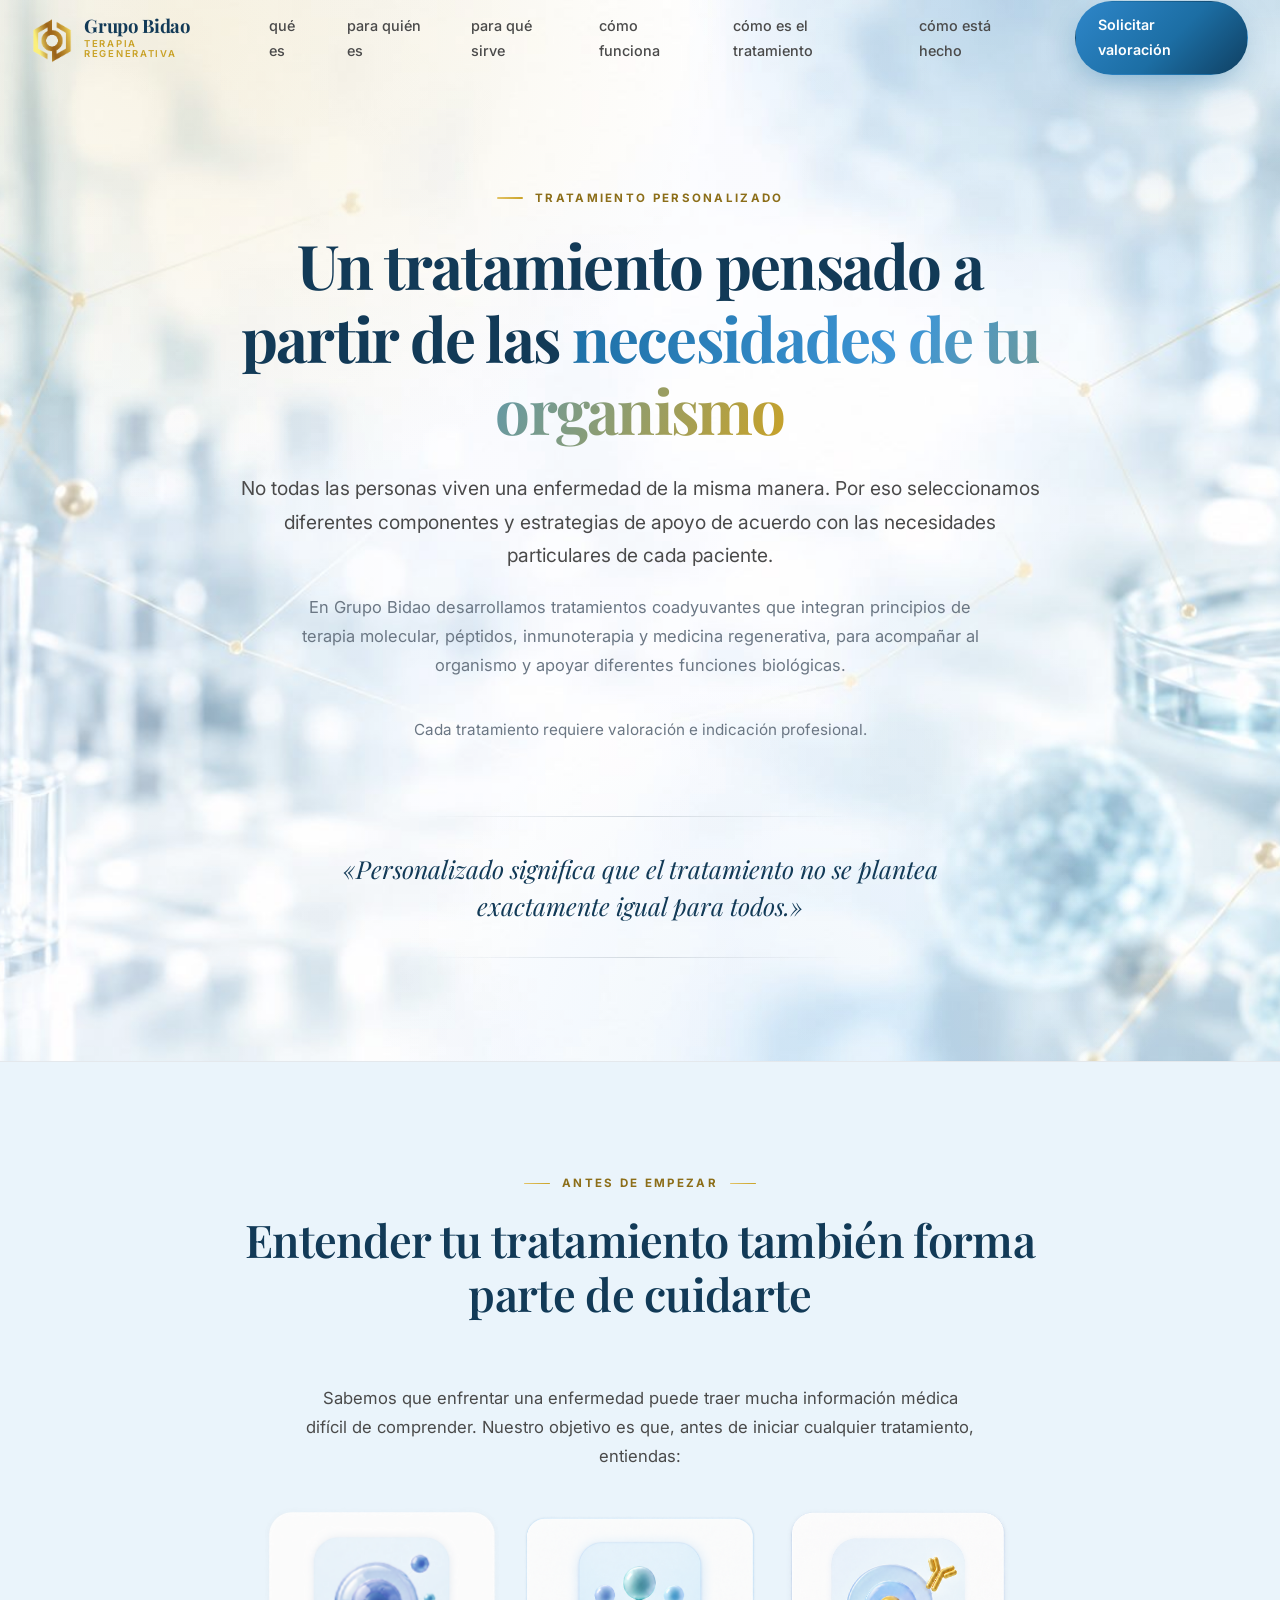
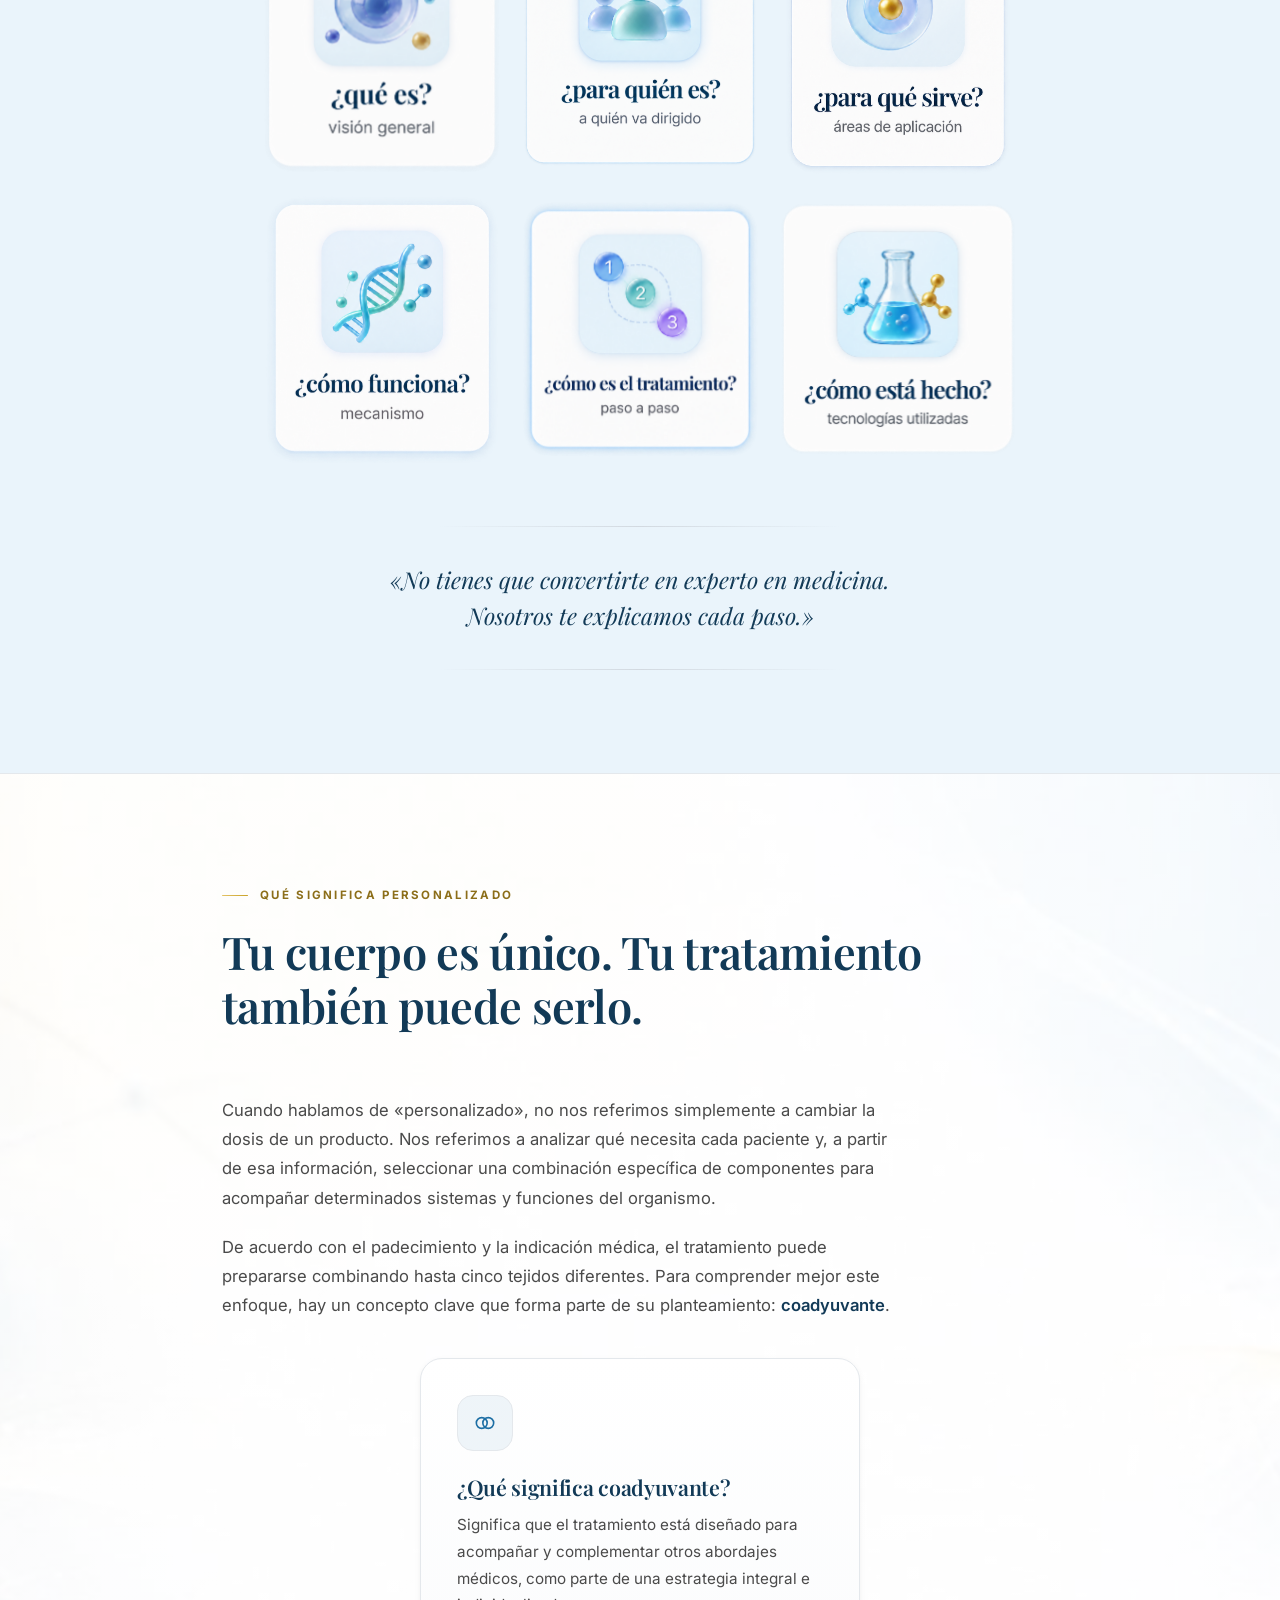
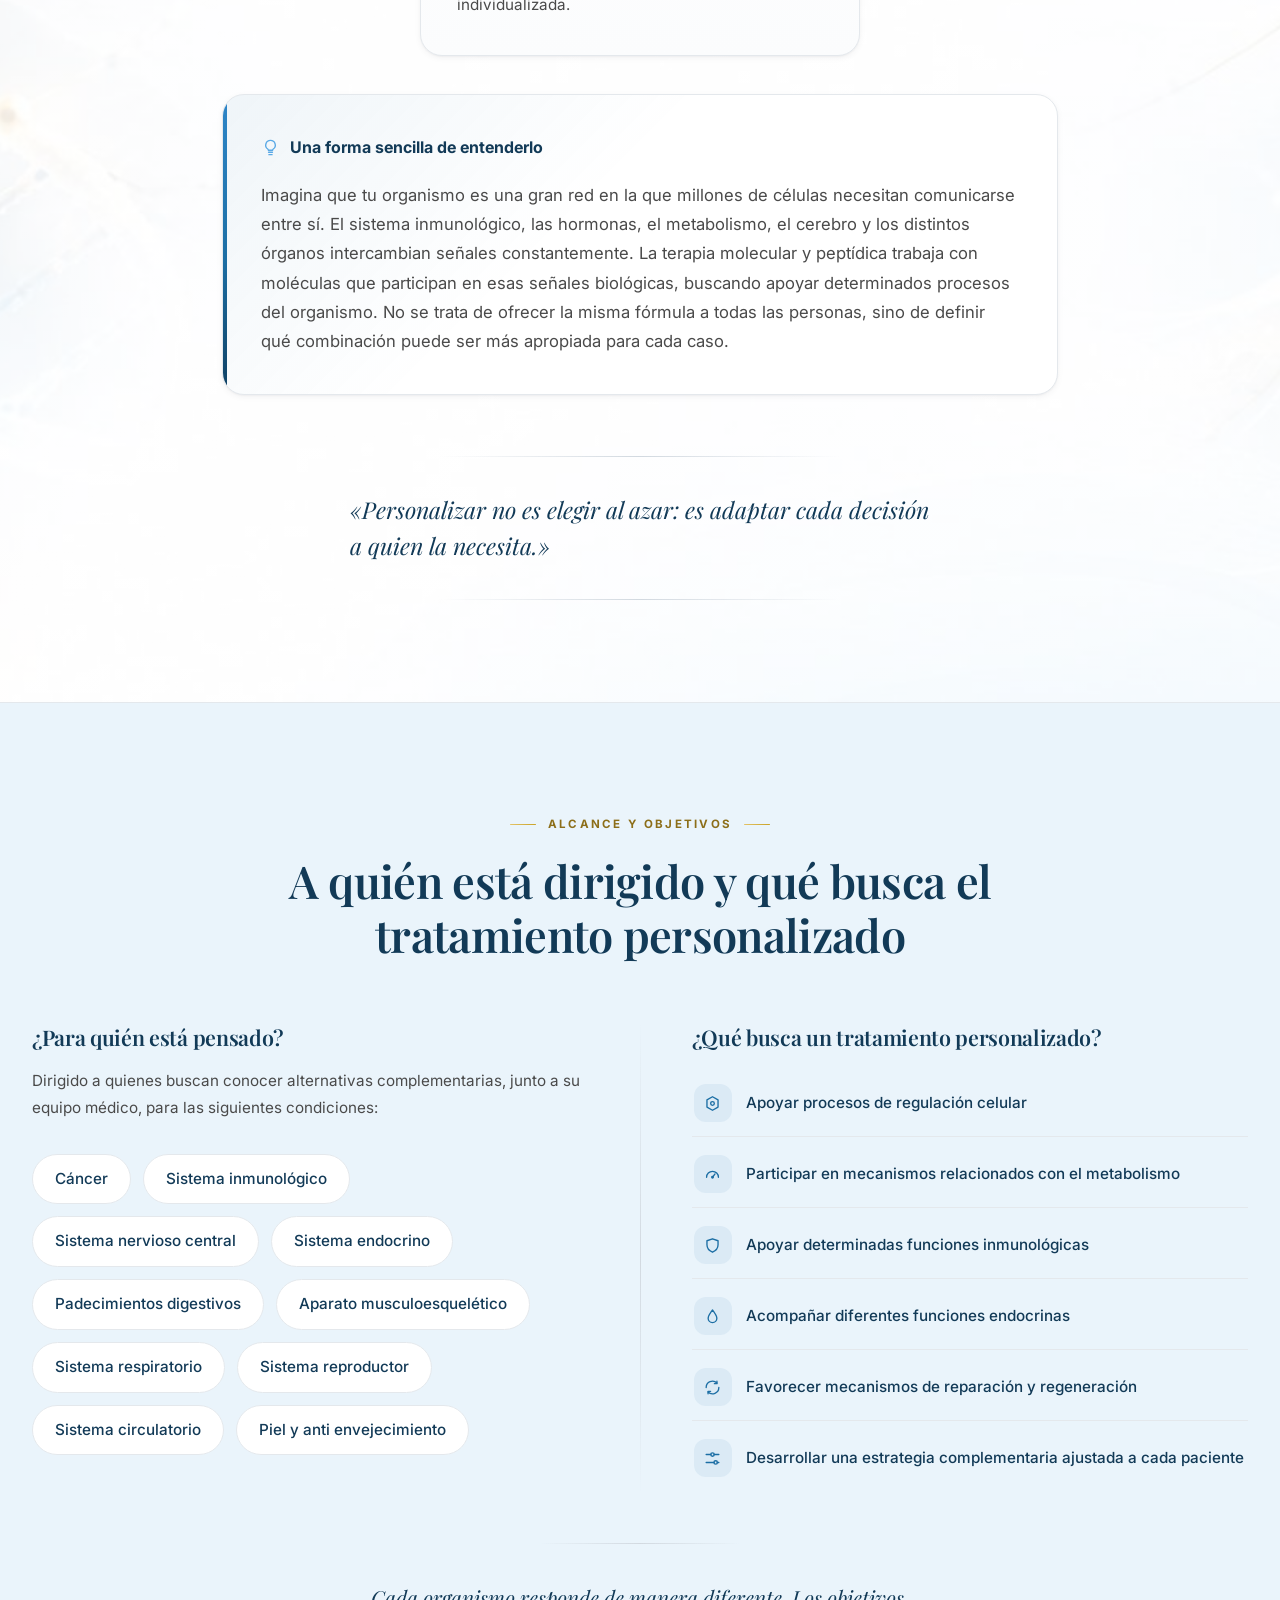
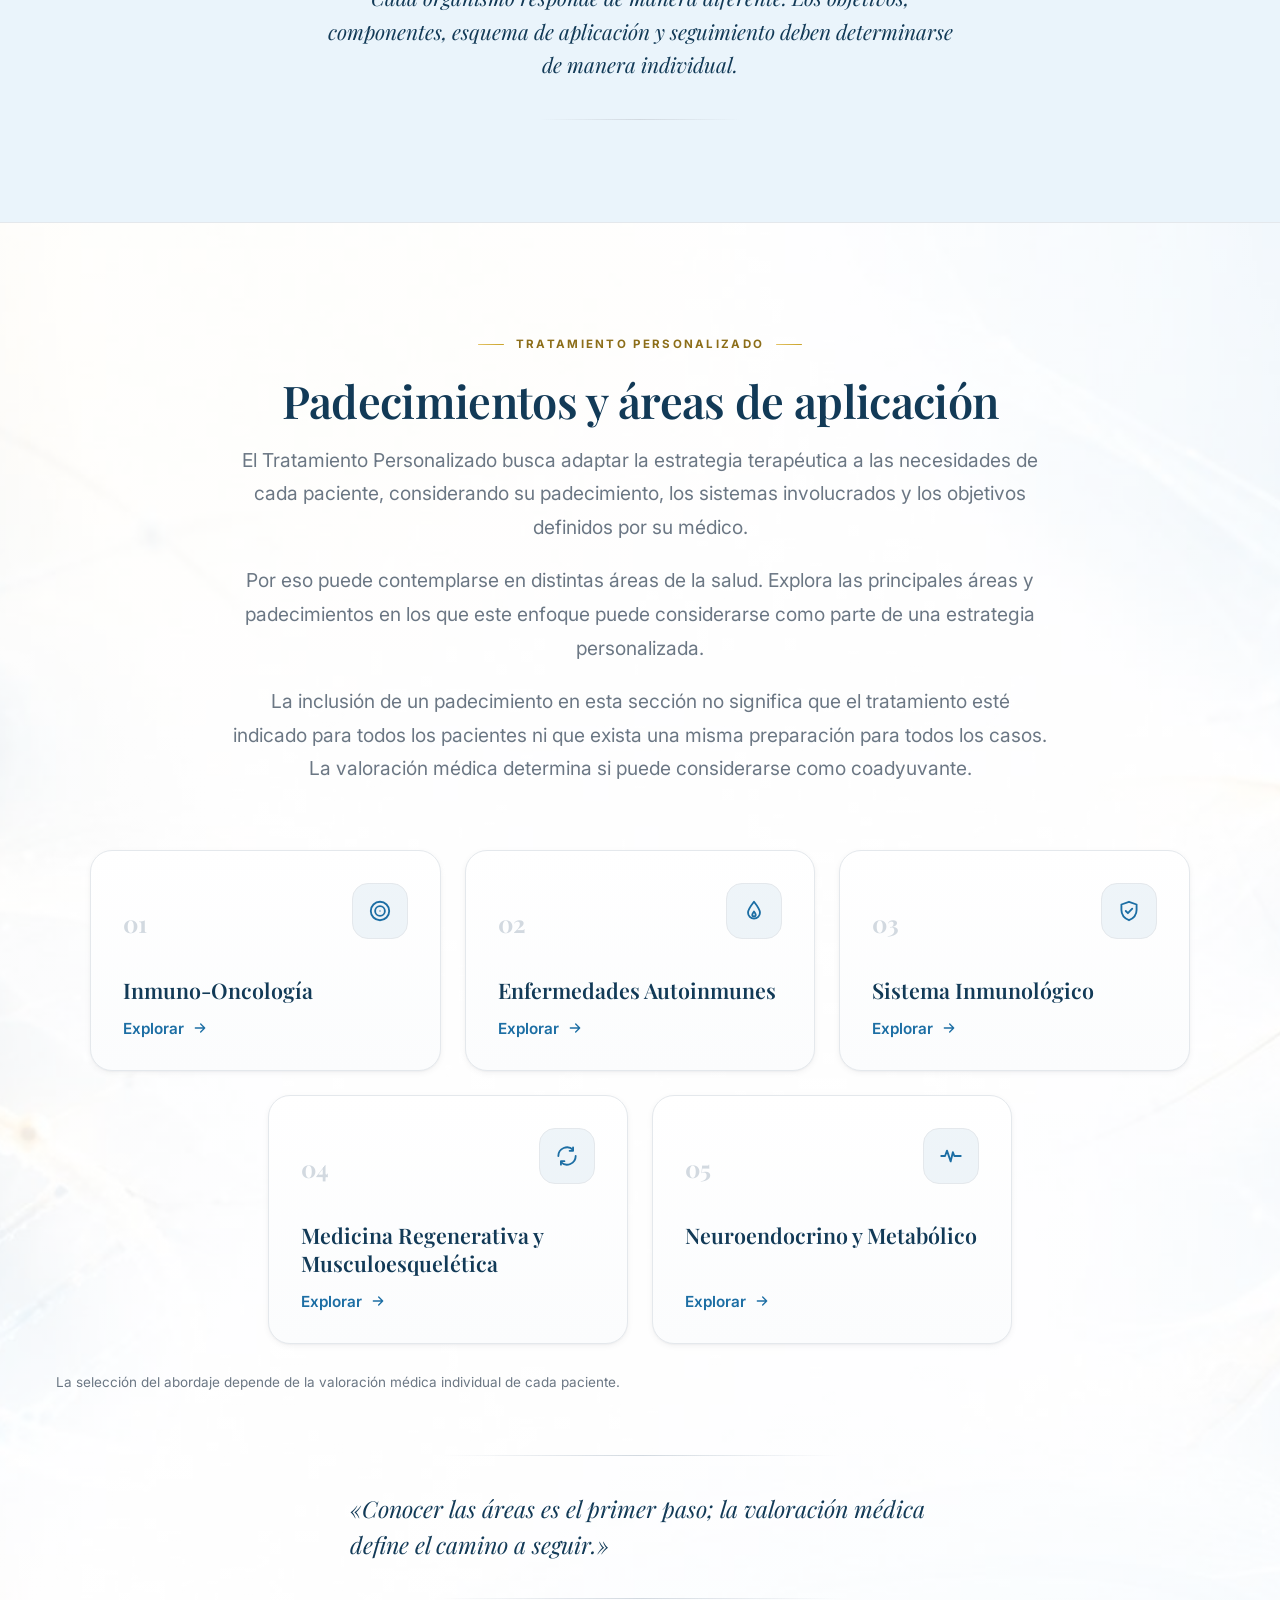
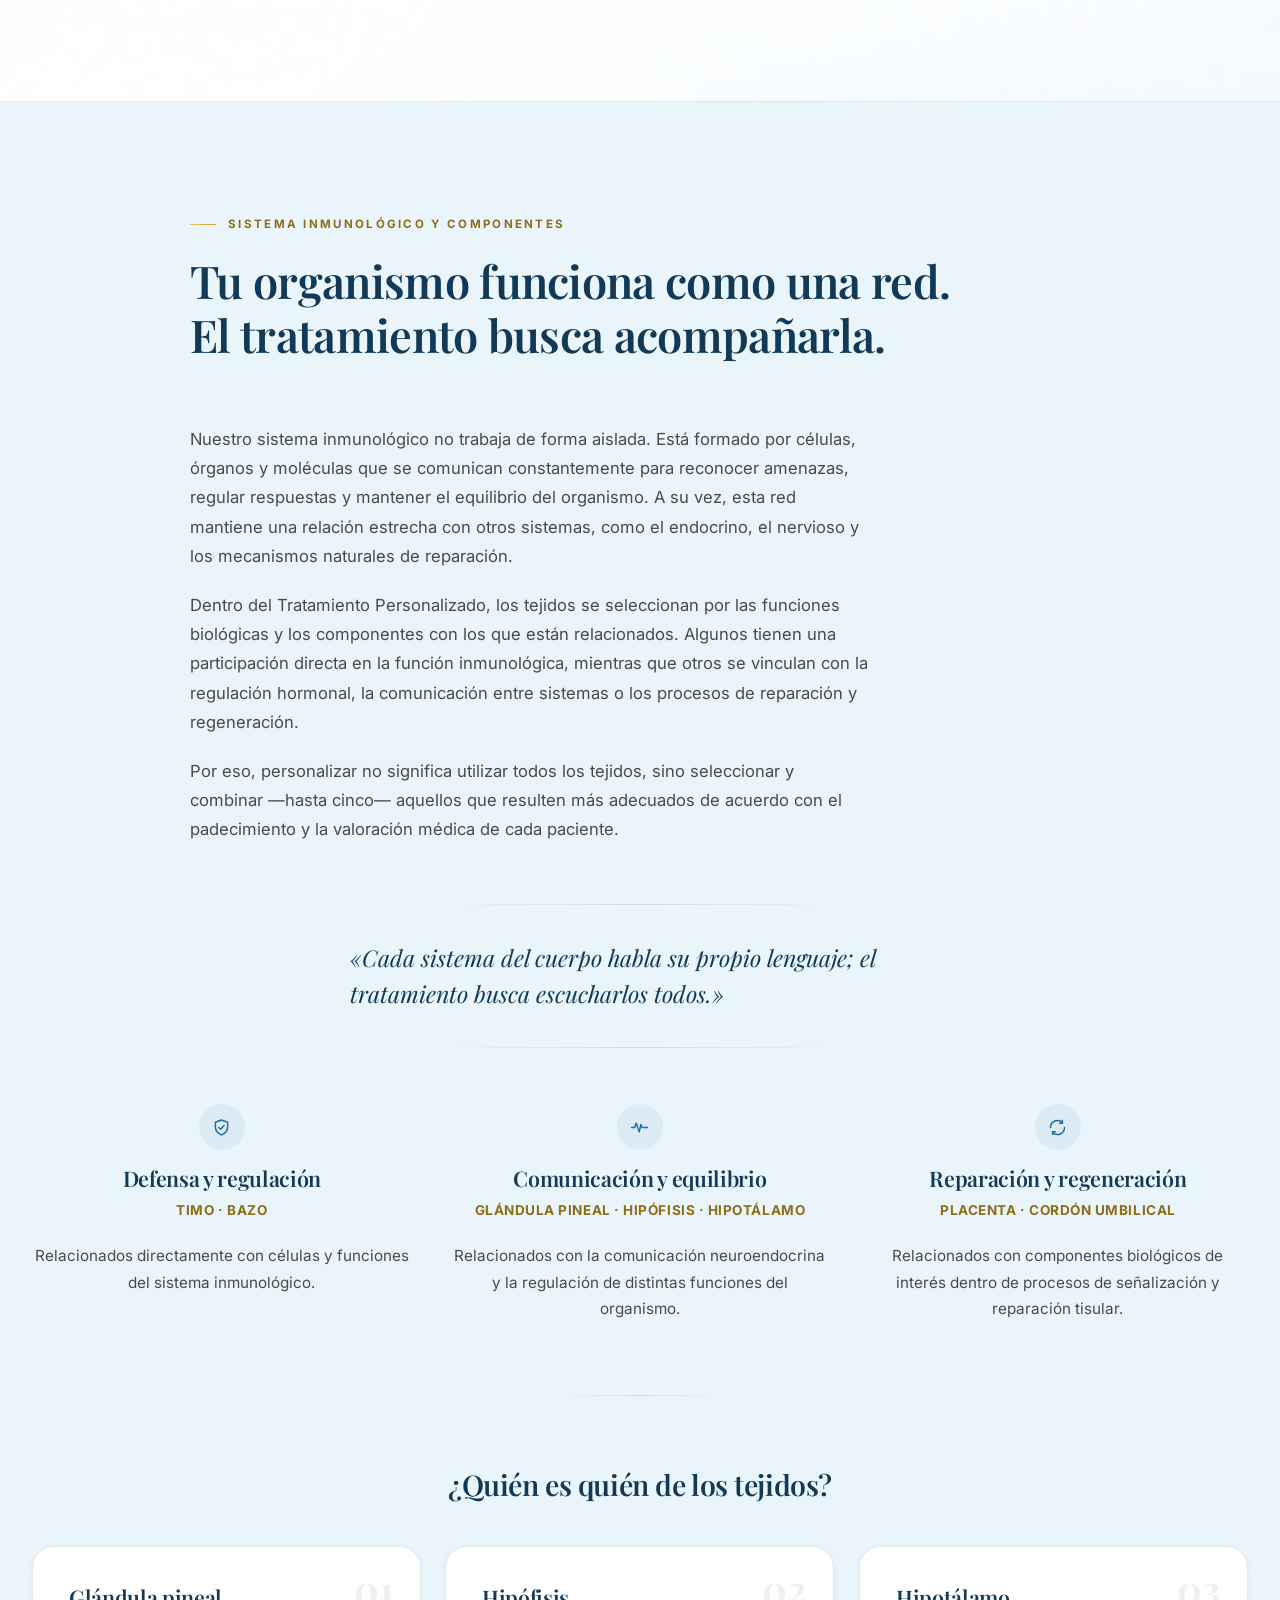
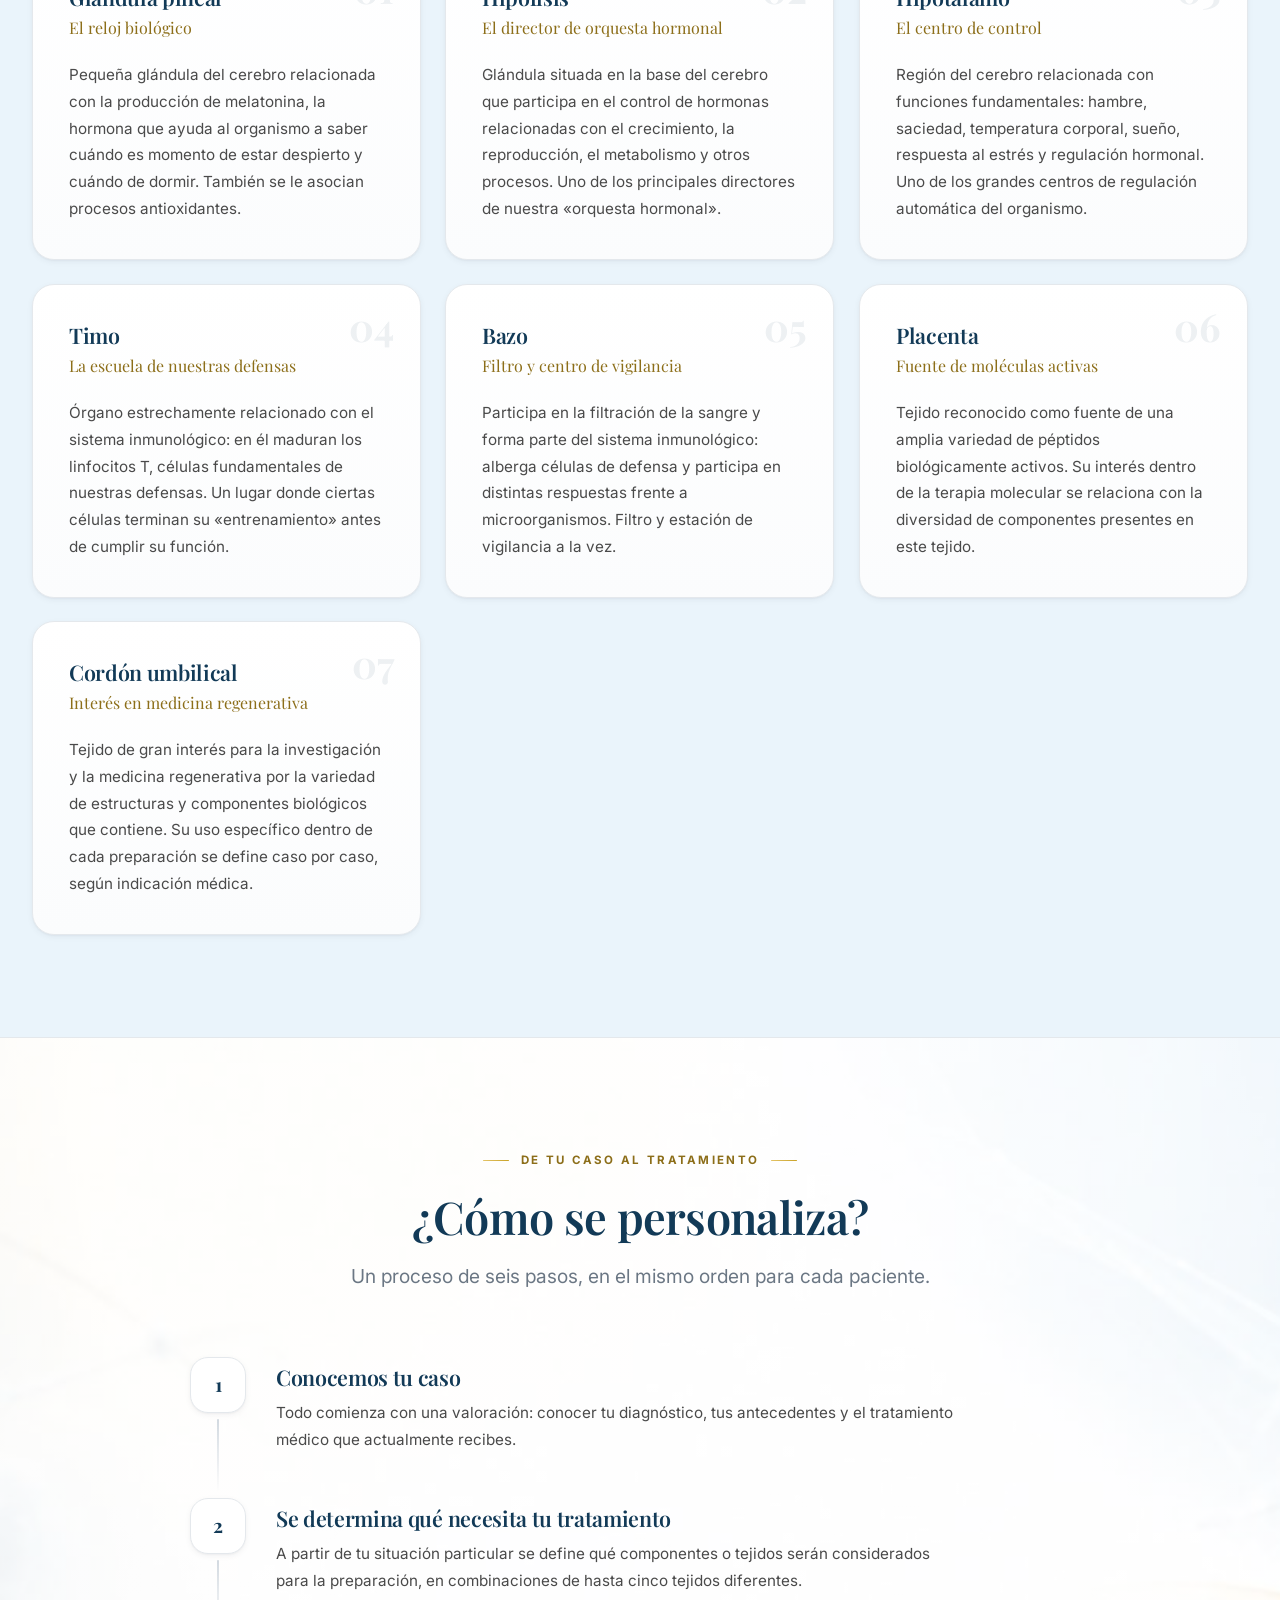
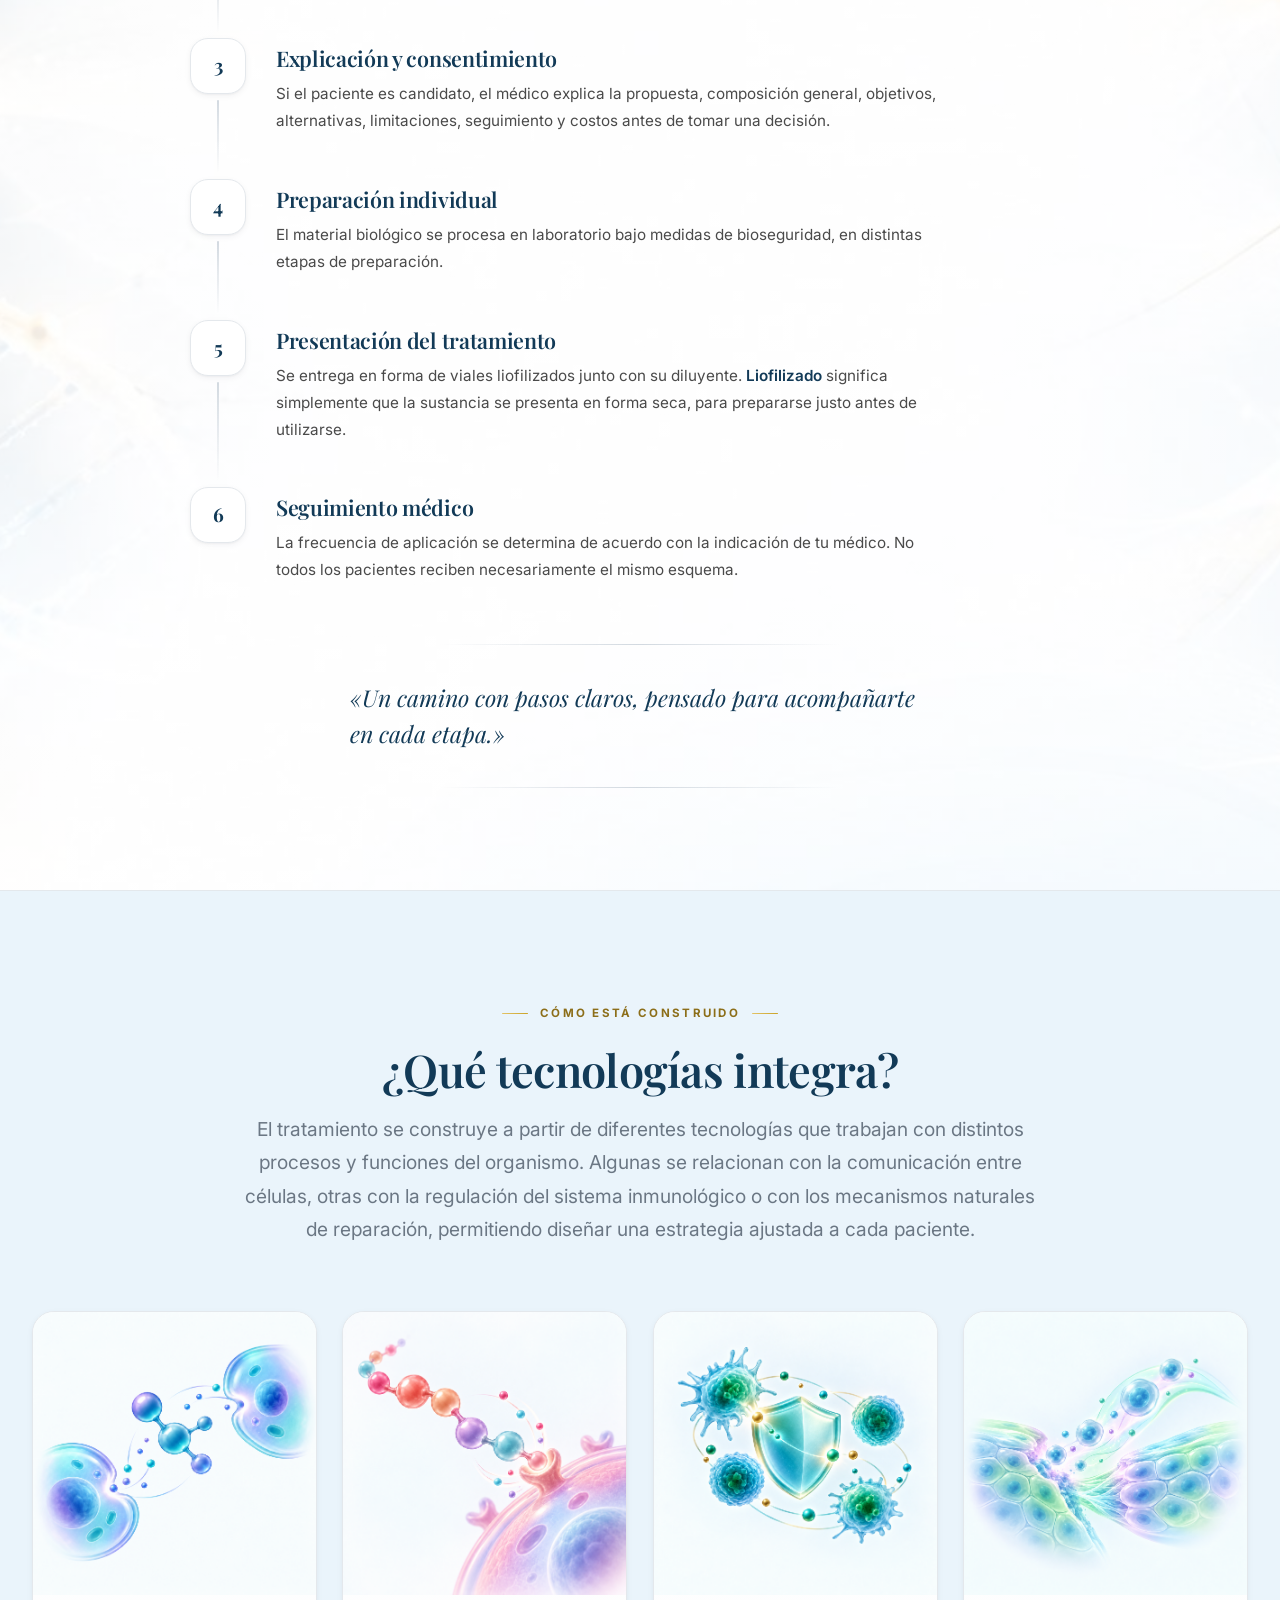
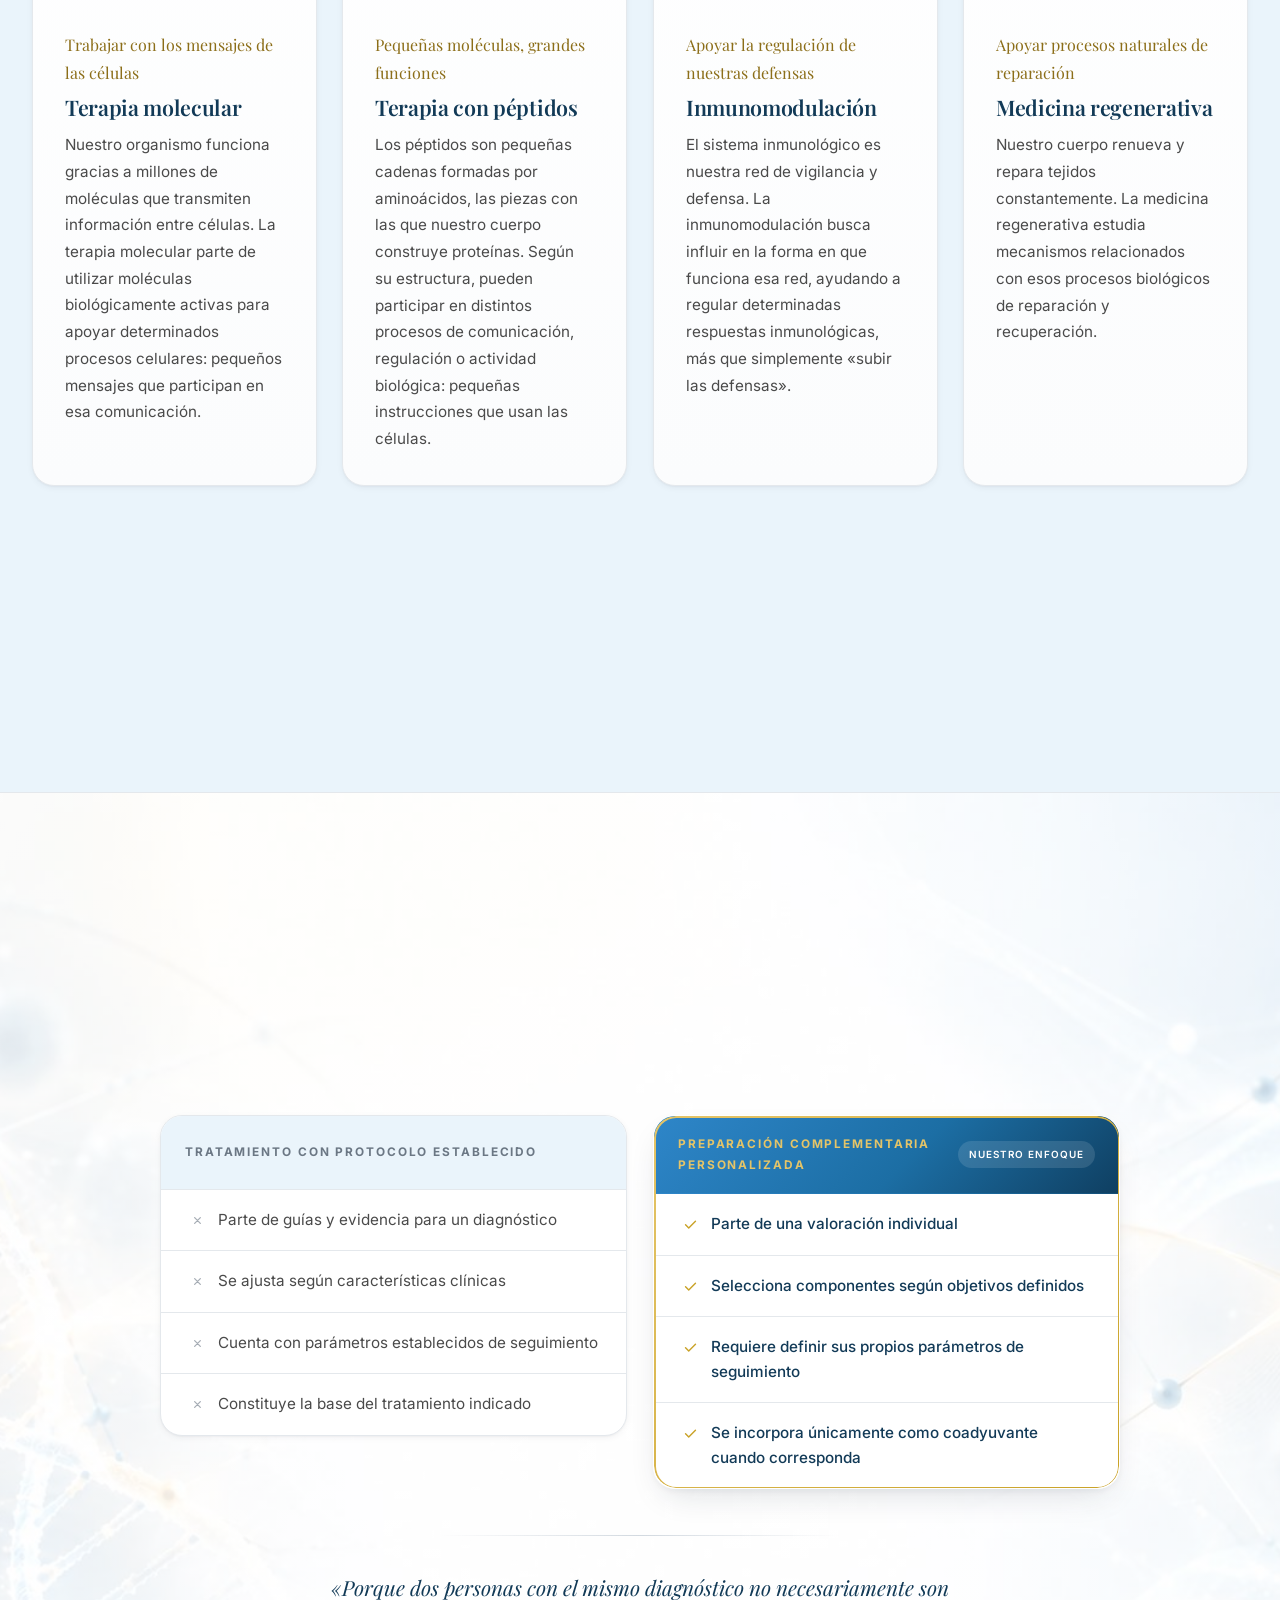
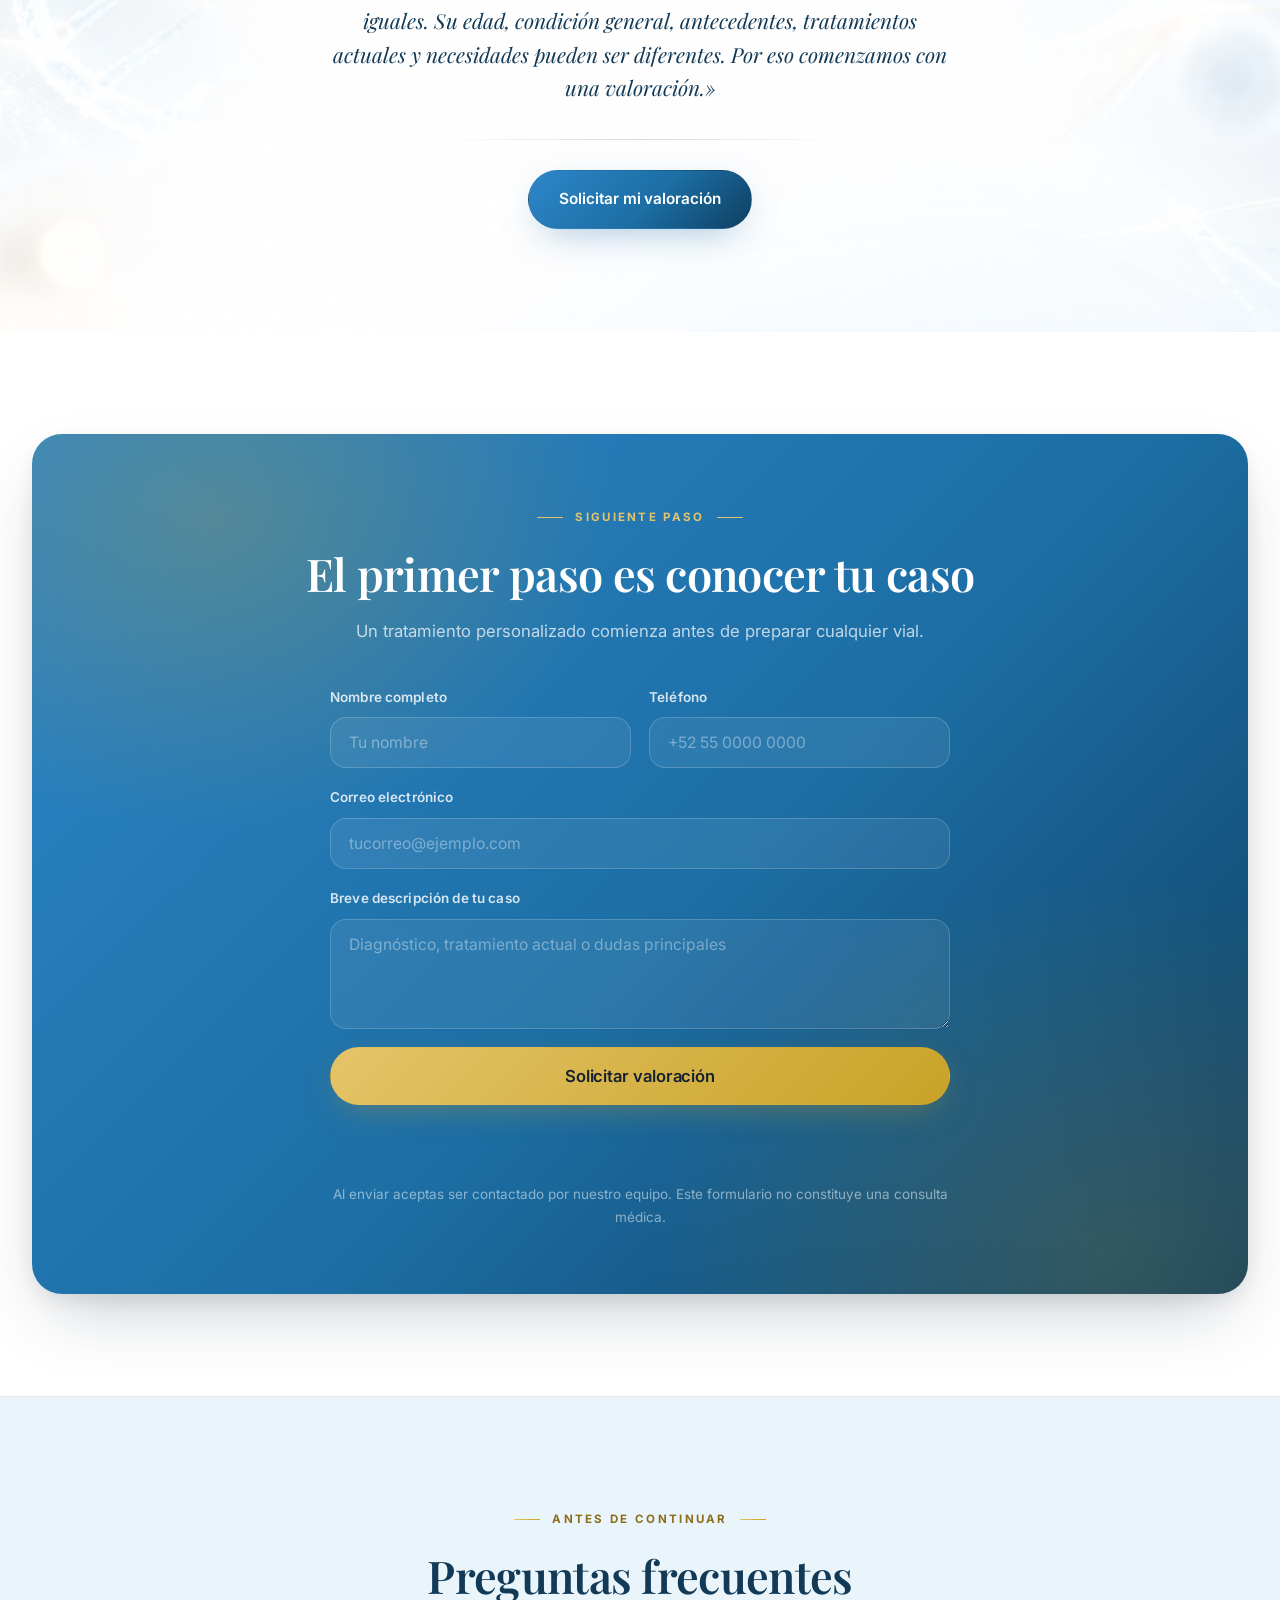
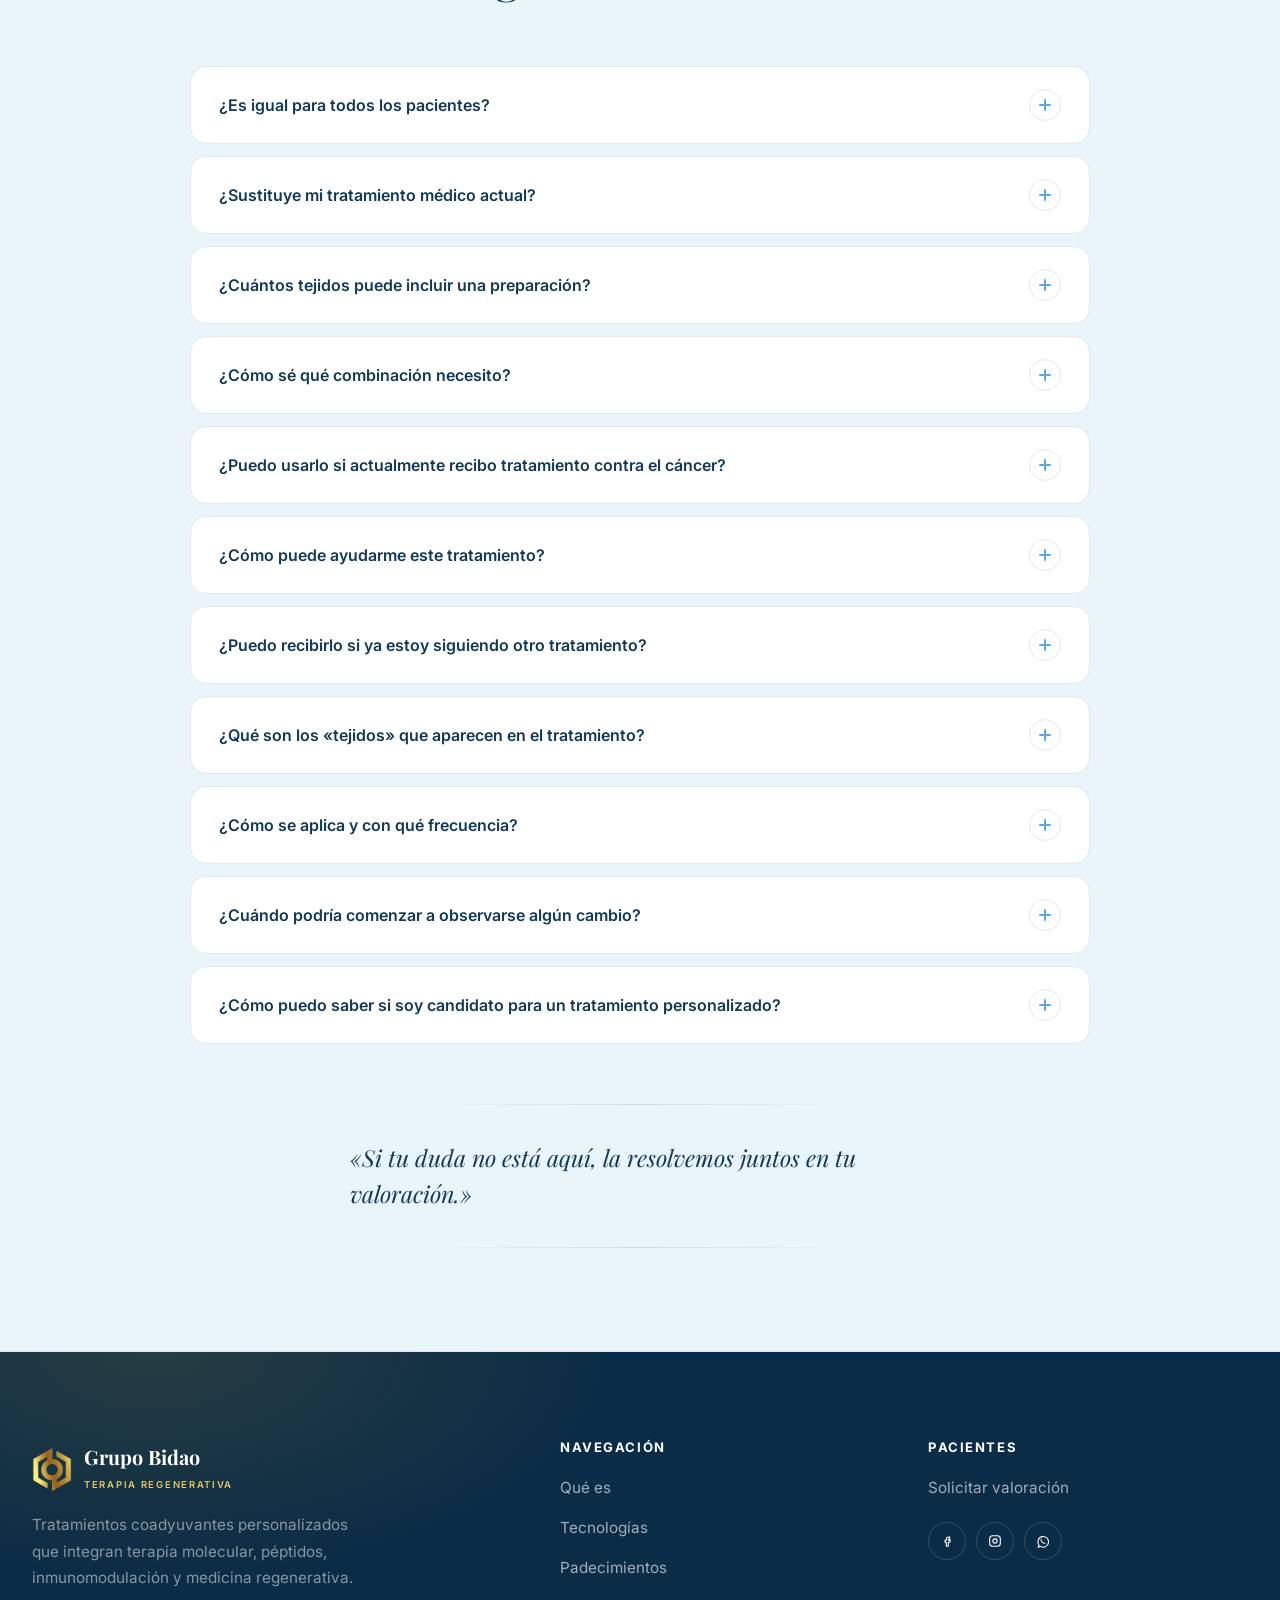
<file: index.html>
<!DOCTYPE html>
<html lang="es">
<head>
<meta charset="UTF-8">
<meta name="viewport" content="width=device-width, initial-scale=1.0">
<title>Tratamiento Personalizado | Grupo Bidao — Terapia Regenerativa</title>
<meta name="description" content="Conoce qué es un tratamiento personalizado en Grupo Bidao: terapia molecular, péptidos, inmunomodulación y medicina regenerativa, adaptados a las necesidades de cada paciente.">
<meta name="theme-color" content="#FFFFFF">
<link rel="preconnect" href="https://fonts.googleapis.com">
<link rel="preconnect" href="https://fonts.gstatic.com" crossorigin>
<link rel="stylesheet" href="css/styles.css">
<script>document.documentElement.classList.add('js');</script>
</head>
<body>

<a class="skip-link" href="#main">Saltar al contenido</a>

<header class="site-header" id="site-header">
  <div class="header-inner">
    <a href="index.html" class="logo" aria-label="Grupo Bidao, inicio">
      <span class="logo-mark" aria-hidden="true">
        <img src="assets/img/logo-icon.png" alt="">
      </span>
      <span class="logo-text">
        <span class="logo-name">Grupo Bidao</span>
        <span class="logo-sub">Terapia Regenerativa</span>
      </span>
    </a>

    <nav class="main-nav" aria-label="Navegación principal">
      <a href="#que-es">qué es</a>
      <a href="#objetivos">para quién es</a>
      <a href="#padecimientos">para qué sirve</a>
      <a href="#tejidos">cómo funciona</a>
      <a href="#proceso">cómo es el tratamiento</a>
      <a href="#tecnologias">cómo está hecho</a>
    </nav>

    <div class="header-actions">
      <a href="#cta-final" class="btn btn-primary btn-sm">Solicitar valoración</a>
      <button class="icon-btn nav-toggle" id="nav-toggle" aria-label="Abrir menú" aria-expanded="false" aria-controls="mobile-nav">
        <svg viewBox="0 0 24 24" fill="none" stroke="currentColor" stroke-width="1.8" stroke-linecap="round" aria-hidden="true"><path d="M4 7h16M4 12h16M4 17h16"/></svg>
      </button>
    </div>
  </div>
  <div class="scroll-progress" id="scroll-progress"></div>
</header>

<nav class="mobile-nav" id="mobile-nav" aria-label="Navegación móvil">
  <a href="#que-es">qué es <svg viewBox="0 0 24 24" fill="none" stroke="currentColor" stroke-width="2" stroke-linecap="round" stroke-linejoin="round" aria-hidden="true"><path d="M9 6l6 6-6 6"/></svg></a>
  <a href="#objetivos">para quién es <svg viewBox="0 0 24 24" fill="none" stroke="currentColor" stroke-width="2" stroke-linecap="round" stroke-linejoin="round" aria-hidden="true"><path d="M9 6l6 6-6 6"/></svg></a>
  <a href="#padecimientos">para qué sirve <svg viewBox="0 0 24 24" fill="none" stroke="currentColor" stroke-width="2" stroke-linecap="round" stroke-linejoin="round" aria-hidden="true"><path d="M9 6l6 6-6 6"/></svg></a>
  <a href="#tejidos">cómo funciona <svg viewBox="0 0 24 24" fill="none" stroke="currentColor" stroke-width="2" stroke-linecap="round" stroke-linejoin="round" aria-hidden="true"><path d="M9 6l6 6-6 6"/></svg></a>
  <a href="#proceso">cómo es el tratamiento <svg viewBox="0 0 24 24" fill="none" stroke="currentColor" stroke-width="2" stroke-linecap="round" stroke-linejoin="round" aria-hidden="true"><path d="M9 6l6 6-6 6"/></svg></a>
  <a href="#tecnologias">cómo está hecho <svg viewBox="0 0 24 24" fill="none" stroke="currentColor" stroke-width="2" stroke-linecap="round" stroke-linejoin="round" aria-hidden="true"><path d="M9 6l6 6-6 6"/></svg></a>
  <a href="#cta-final" class="btn btn-primary">Solicitar valoración</a>
</nav>

<main id="main">

  <!-- HERO -->
  <section class="hero">
    <div class="container hero-content" data-stagger>
      <span class="kicker reveal">Tratamiento Personalizado</span>
      <h1 class="reveal">Un tratamiento pensado a partir de las <span class="grad-text">necesidades de tu organismo</span></h1>
      <p class="lede reveal">No todas las personas viven una enfermedad de la misma manera. Por eso seleccionamos diferentes componentes y estrategias de apoyo de acuerdo con las necesidades particulares de cada paciente.</p>
      <p class="lede reveal">En Grupo Bidao desarrollamos tratamientos coadyuvantes que integran principios de terapia molecular, péptidos, inmunoterapia y medicina regenerativa, para acompañar al organismo y apoyar diferentes funciones biológicas.</p>

      <p class="hero-micro reveal">Cada tratamiento requiere valoración e indicación profesional.</p>

      <blockquote class="hero-quote reveal">
        <p>«Personalizado significa que el tratamiento no se plantea exactamente igual para todos.»</p>
      </blockquote>
    </div>
  </section>

  <!-- CIERRE EDUCATIVO -->
  <section class="section-alt">
    <div class="container-narrow" data-stagger>
      <div class="section-head center reveal">
        <span class="kicker">Antes de empezar</span>
        <h2>Entender tu tratamiento también forma parte de cuidarte</h2>
      </div>
      <p class="reveal" style="text-align:center;margin-left:auto;margin-right:auto;">Sabemos que enfrentar una enfermedad puede traer mucha información médica difícil de comprender. Nuestro objetivo es que, antes de iniciar cualquier tratamiento, entiendas:</p>
      <div class="grid-3 badge-images" data-stagger>
        <a class="reveal" href="#que-es"><img src="assets/img/01.queEs.png" alt="¿Qué es? Visión general"></a>
        <a class="reveal" href="#objetivos"><img src="assets/img/02.paraquienes.png" alt="¿Para quién es? A quién va dirigido"></a>
        <a class="reveal" href="#padecimientos"><img src="assets/img/03.paraQueSirve.png" alt="¿Para qué sirve? Áreas de aplicación"></a>
        <a class="reveal" href="#tejidos"><img src="assets/img/04.comoFunciona.png" alt="¿Cómo funciona? Mecanismo"></a>
        <a class="reveal" href="#proceso"><img src="assets/img/05.comoEsElTratamiento.png" alt="¿Cómo es el tratamiento? Paso a paso"></a>
        <a class="reveal" href="#tecnologias"><img src="assets/img/06.comoEstaHecho.png" alt="¿Cómo está hecho? Tecnologías utilizadas"></a>
      </div>
      <p class="pull-quote reveal" style="text-align:center;">«No tienes que convertirte en experto en medicina. Nosotros te explicamos cada paso.»</p>
    </div>
  </section>

  <!-- QUÉ SIGNIFICA PERSONALIZADO -->
  <section id="que-es" class="section-bg">
    <div class="container-narrow" data-stagger>
      <div class="section-head reveal">
        <span class="kicker">Qué significa personalizado</span>
        <h2>Tu cuerpo es único. Tu tratamiento también puede serlo.</h2>
      </div>
      <div class="reveal">
        <p>Cuando hablamos de «personalizado», no nos referimos simplemente a cambiar la dosis de un producto. Nos referimos a analizar qué necesita cada paciente y, a partir de esa información, seleccionar una combinación específica de componentes para acompañar determinados sistemas y funciones del organismo.</p>
        <p>De acuerdo con el padecimiento y la indicación médica, el tratamiento puede prepararse combinando hasta cinco tejidos diferentes. Para comprender mejor este enfoque, hay un concepto clave que forma parte de su planteamiento: <strong>coadyuvante</strong>.</p>
      </div>

      <article class="card concept-card reveal">
        <div class="icon-wrap">
          <svg viewBox="0 0 24 24" fill="none" stroke="currentColor" stroke-width="1.5" stroke-linecap="round" stroke-linejoin="round" aria-hidden="true"><circle cx="9" cy="12" r="5"/><circle cx="15" cy="12" r="5"/></svg>
        </div>
        <h3 class="card-title">¿Qué significa coadyuvante?</h3>
        <p>Significa que el tratamiento está diseñado para acompañar y complementar otros abordajes médicos, como parte de una estrategia integral e individualizada.</p>
      </article>

      <div class="callout reveal">
        <p class="callout-label">
          <svg viewBox="0 0 24 24" fill="none" stroke="currentColor" stroke-width="1.7" stroke-linecap="round" stroke-linejoin="round" aria-hidden="true"><path d="M9.5 18h5M10 21h4"/><path d="M12 3a6 6 0 0 0-3.5 10.9c.5.4.8 1 .9 1.6h5.2c.1-.6.4-1.2.9-1.6A6 6 0 0 0 12 3z"/></svg>
          Una forma sencilla de entenderlo
        </p>
        <p>Imagina que tu organismo es una gran red en la que millones de células necesitan comunicarse entre sí. El sistema inmunológico, las hormonas, el metabolismo, el cerebro y los distintos órganos intercambian señales constantemente. La terapia molecular y peptídica trabaja con moléculas que participan en esas señales biológicas, buscando apoyar determinados procesos del organismo. No se trata de ofrecer la misma fórmula a todas las personas, sino de definir qué combinación puede ser más apropiada para cada caso.</p>
      </div>
      <p class="pull-quote reveal">«Personalizar no es elegir al azar: es adaptar cada decisión a quien la necesita.»</p>
    </div>
  </section>

  <!-- PARA QUIÉN Y OBJETIVOS -->
  <section id="objetivos" class="section-alt">
    <div class="container" data-stagger>
      <div class="section-head center reveal">
        <span class="kicker">Alcance y objetivos</span>
        <h2>A quién está dirigido y qué busca el tratamiento personalizado</h2>
      </div>
      <div class="split-panel reveal">
        <div class="split-col">
          <h3 class="split-col-title">¿Para quién está pensado?</h3>
          <p>Dirigido a quienes buscan conocer alternativas complementarias, junto a su equipo médico, para las siguientes condiciones:</p>
          <ul class="pills">
            <li class="pill">Cáncer</li>
            <li class="pill">Sistema inmunológico</li>
            <li class="pill">Sistema nervioso central</li>
            <li class="pill">Sistema endocrino</li>
            <li class="pill">Padecimientos digestivos</li>
            <li class="pill">Aparato musculoesquelético</li>
            <li class="pill">Sistema respiratorio</li>
            <li class="pill">Sistema reproductor</li>
            <li class="pill">Sistema circulatorio</li>
            <li class="pill">Piel y anti envejecimiento</li>
          </ul>
        </div>
        <div class="split-divider" aria-hidden="true"></div>
        <div class="split-col">
          <h3 class="split-col-title">¿Qué busca un tratamiento personalizado?</h3>
          <ul class="objectives-list">
            <li class="objective-item">
              <span class="objective-icon"><svg viewBox="0 0 24 24" fill="none" stroke="currentColor" stroke-width="1.7" stroke-linecap="round" stroke-linejoin="round" aria-hidden="true"><path d="M12 3.5l7 4v9l-7 4-7-4v-9z"/><circle cx="12" cy="12" r="2.3"/></svg></span>
              <span>Apoyar procesos de regulación celular</span>
            </li>
            <li class="objective-item">
              <span class="objective-icon"><svg viewBox="0 0 24 24" fill="none" stroke="currentColor" stroke-width="1.7" stroke-linecap="round" stroke-linejoin="round" aria-hidden="true"><path d="M4.5 15.5a7.5 7.5 0 1 1 15 0"/><path d="M12 15.5l3.2-4.2"/><circle cx="12" cy="15.5" r="1"/></svg></span>
              <span>Participar en mecanismos relacionados con el metabolismo</span>
            </li>
            <li class="objective-item">
              <span class="objective-icon"><svg viewBox="0 0 24 24" fill="none" stroke="currentColor" stroke-width="1.7" stroke-linecap="round" stroke-linejoin="round" aria-hidden="true"><path d="M12 3.5l7 2.5v5c0 4.5-3 7.7-7 9.5-4-1.8-7-5-7-9.5V6z"/></svg></span>
              <span>Apoyar determinadas funciones inmunológicas</span>
            </li>
            <li class="objective-item">
              <span class="objective-icon"><svg viewBox="0 0 24 24" fill="none" stroke="currentColor" stroke-width="1.7" stroke-linecap="round" stroke-linejoin="round" aria-hidden="true"><path d="M12 3.8c-2.8 3.7-5.5 7.2-5.5 10.4a5.5 5.5 0 0 0 11 0c0-3.2-2.7-6.7-5.5-10.4z"/></svg></span>
              <span>Acompañar diferentes funciones endocrinas</span>
            </li>
            <li class="objective-item">
              <span class="objective-icon"><svg viewBox="0 0 24 24" fill="none" stroke="currentColor" stroke-width="1.7" stroke-linecap="round" stroke-linejoin="round" aria-hidden="true"><path d="M4 12a8 8 0 0 1 13.6-5.7M20 12a8 8 0 0 1-13.6 5.7"/><path d="M17.6 4v3.2h-3.2M6.4 20v-3.2h3.2"/></svg></span>
              <span>Favorecer mecanismos de reparación y regeneración</span>
            </li>
            <li class="objective-item">
              <span class="objective-icon"><svg viewBox="0 0 24 24" fill="none" stroke="currentColor" stroke-width="1.7" stroke-linecap="round" stroke-linejoin="round" aria-hidden="true"><path d="M4 7h6M14 7h6M4 17h10M18 17h2"/><circle cx="12" cy="7" r="2.2"/><circle cx="16" cy="17" r="2.2"/></svg></span>
              <span>Desarrollar una estrategia complementaria ajustada a cada paciente</span>
            </li>
          </ul>
        </div>
      </div>
      <p class="section-closer reveal">Cada organismo responde de manera diferente. Los objetivos, componentes, esquema de aplicación y seguimiento deben determinarse de manera individual.</p>
    </div>
  </section>

  <!-- PADECIMIENTOS -->
  <section id="padecimientos" class="section-bg">
    <div class="container" data-stagger>
      <div class="section-head center reveal">
        <span class="kicker">Tratamiento personalizado</span>
        <h2>Padecimientos y áreas de aplicación</h2>
        <p class="section-sub">El Tratamiento Personalizado busca adaptar la estrategia terapéutica a las necesidades de cada paciente, considerando su padecimiento, los sistemas involucrados y los objetivos definidos por su médico.</p>
        <p class="section-sub">Por eso puede contemplarse en distintas áreas de la salud. Explora las principales áreas y padecimientos en los que este enfoque puede considerarse como parte de una estrategia personalizada.</p>
        <p class="section-sub">La inclusión de un padecimiento en esta sección no significa que el tratamiento esté indicado para todos los pacientes ni que exista una misma preparación para todos los casos. La valoración médica determina si puede considerarse como coadyuvante.</p>
      </div>
      <div class="explorer reveal" id="explorer">
        <div class="explorer-panel" id="explorer-panel" tabindex="-1"></div>
      </div>
      <p class="explorer-note reveal">La selección del abordaje depende de la valoración médica individual de cada paciente.</p>
      <p class="pull-quote reveal">«Conocer las áreas es el primer paso; la valoración médica define el camino a seguir.»</p>
    </div>
  </section>

  <!-- SISTEMA INMUNOLÓGICO Y COMPONENTES -->
  <section id="tejidos" class="section-alt">
    <div class="container">
      <div class="section-head reveal">
        <span class="kicker">Sistema inmunológico y componentes</span>
        <h2>Tu organismo funciona como una red.<br>El tratamiento busca acompañarla.</h2>
      </div>
      <div class="text-narrow reveal">
        <p>Nuestro sistema inmunológico no trabaja de forma aislada. Está formado por células, órganos y moléculas que se comunican constantemente para reconocer amenazas, regular respuestas y mantener el equilibrio del organismo. A su vez, esta red mantiene una relación estrecha con otros sistemas, como el endocrino, el nervioso y los mecanismos naturales de reparación.</p>
        <p>Dentro del Tratamiento Personalizado, los tejidos se seleccionan por las funciones biológicas y los componentes con los que están relacionados. Algunos tienen una participación directa en la función inmunológica, mientras que otros se vinculan con la regulación hormonal, la comunicación entre sistemas o los procesos de reparación y regeneración.</p>
        <p>Por eso, personalizar no significa utilizar todos los tejidos, sino seleccionar y combinar —hasta cinco— aquellos que resulten más adecuados de acuerdo con el padecimiento y la valoración médica de cada paciente.</p>
      </div>
      <p class="pull-quote reveal">«Cada sistema del cuerpo habla su propio lenguaje; el tratamiento busca escucharlos todos.»</p>

      <div class="bridge-grid" data-stagger>
        <div class="bridge-item reveal">
          <div class="bridge-icon">
            <svg viewBox="0 0 24 24" fill="none" stroke="currentColor" stroke-width="1.7" stroke-linecap="round" stroke-linejoin="round" aria-hidden="true"><path d="M12 3.5l7 2.5v5c0 4.5-3 7.7-7 9.5-4-1.8-7-5-7-9.5V6z"/><path d="M9 12l2 2 4-4.2"/></svg>
          </div>
          <h3>Defensa y regulación</h3>
          <p class="bridge-tags">Timo · Bazo</p>
          <p>Relacionados directamente con células y funciones del sistema inmunológico.</p>
        </div>
        <div class="bridge-item reveal">
          <div class="bridge-icon">
            <svg viewBox="0 0 24 24" fill="none" stroke="currentColor" stroke-width="1.7" stroke-linecap="round" stroke-linejoin="round" aria-hidden="true"><path d="M3 12h3.5l1.8-5 3.4 10 2-8.5 1.4 3.5H21"/></svg>
          </div>
          <h3>Comunicación y equilibrio</h3>
          <p class="bridge-tags">Glándula pineal · Hipófisis · Hipotálamo</p>
          <p>Relacionados con la comunicación neuroendocrina y la regulación de distintas funciones del organismo.</p>
        </div>
        <div class="bridge-item reveal">
          <div class="bridge-icon">
            <svg viewBox="0 0 24 24" fill="none" stroke="currentColor" stroke-width="1.7" stroke-linecap="round" stroke-linejoin="round" aria-hidden="true"><path d="M4 12a8 8 0 0 1 13.6-5.7M20 12a8 8 0 0 1-13.6 5.7"/><path d="M17.6 4v3.2h-3.2M6.4 20v-3.2h3.2"/></svg>
          </div>
          <h3>Reparación y regeneración</h3>
          <p class="bridge-tags">Placenta · Cordón umbilical</p>
          <p>Relacionados con componentes biológicos de interés dentro de procesos de señalización y reparación tisular.</p>
        </div>
      </div>

      <div class="flow-divider reveal" aria-hidden="true"></div>

      <h3 class="section-continue reveal">¿Quién es quién de los tejidos?</h3>
      <div class="tissue-grid" data-stagger>
        <article class="card tissue-card reveal">
          <span class="tissue-index" aria-hidden="true">01</span>
          <h3 class="card-title">Glándula pineal</h3>
          <p class="card-eyebrow">El reloj biológico</p>
          <p>Pequeña glándula del cerebro relacionada con la producción de melatonina, la hormona que ayuda al organismo a saber cuándo es momento de estar despierto y cuándo de dormir. También se le asocian procesos antioxidantes.</p>
        </article>
        <article class="card tissue-card reveal">
          <span class="tissue-index" aria-hidden="true">02</span>
          <h3 class="card-title">Hipófisis</h3>
          <p class="card-eyebrow">El director de orquesta hormonal</p>
          <p>Glándula situada en la base del cerebro que participa en el control de hormonas relacionadas con el crecimiento, la reproducción, el metabolismo y otros procesos. Uno de los principales directores de nuestra «orquesta hormonal».</p>
        </article>
        <article class="card tissue-card reveal">
          <span class="tissue-index" aria-hidden="true">03</span>
          <h3 class="card-title">Hipotálamo</h3>
          <p class="card-eyebrow">El centro de control</p>
          <p>Región del cerebro relacionada con funciones fundamentales: hambre, saciedad, temperatura corporal, sueño, respuesta al estrés y regulación hormonal. Uno de los grandes centros de regulación automática del organismo.</p>
        </article>
        <article class="card tissue-card reveal">
          <span class="tissue-index" aria-hidden="true">04</span>
          <h3 class="card-title">Timo</h3>
          <p class="card-eyebrow">La escuela de nuestras defensas</p>
          <p>Órgano estrechamente relacionado con el sistema inmunológico: en él maduran los linfocitos T, células fundamentales de nuestras defensas. Un lugar donde ciertas células terminan su «entrenamiento» antes de cumplir su función.</p>
        </article>
        <article class="card tissue-card reveal">
          <span class="tissue-index" aria-hidden="true">05</span>
          <h3 class="card-title">Bazo</h3>
          <p class="card-eyebrow">Filtro y centro de vigilancia</p>
          <p>Participa en la filtración de la sangre y forma parte del sistema inmunológico: alberga células de defensa y participa en distintas respuestas frente a microorganismos. Filtro y estación de vigilancia a la vez.</p>
        </article>
        <article class="card tissue-card reveal">
          <span class="tissue-index" aria-hidden="true">06</span>
          <h3 class="card-title">Placenta</h3>
          <p class="card-eyebrow">Fuente de moléculas activas</p>
          <p>Tejido reconocido como fuente de una amplia variedad de péptidos biológicamente activos. Su interés dentro de la terapia molecular se relaciona con la diversidad de componentes presentes en este tejido.</p>
        </article>
        <article class="card tissue-card reveal">
          <span class="tissue-index" aria-hidden="true">07</span>
          <h3 class="card-title">Cordón umbilical</h3>
          <p class="card-eyebrow">Interés en medicina regenerativa</p>
          <p>Tejido de gran interés para la investigación y la medicina regenerativa por la variedad de estructuras y componentes biológicos que contiene. Su uso específico dentro de cada preparación se define caso por caso, según indicación médica.</p>
        </article>
      </div>
    </div>
  </section>

  <!-- PROCESO -->
  <section id="proceso" class="section-bg">
    <div class="container">
      <div class="section-head center reveal">
        <span class="kicker">De tu caso al tratamiento</span>
        <h2>¿Cómo se personaliza?</h2>
        <p class="section-sub">Un proceso de seis pasos, en el mismo orden para cada paciente.</p>
      </div>
      <div class="stepper" data-stagger>
        <div class="step reveal">
          <div class="step-marker">1</div>
          <div class="step-body">
            <h3>Conocemos tu caso</h3>
            <p>Todo comienza con una valoración: conocer tu diagnóstico, tus antecedentes y el tratamiento médico que actualmente recibes.</p>
          </div>
        </div>
        <div class="step reveal">
          <div class="step-marker">2</div>
          <div class="step-body">
            <h3>Se determina qué necesita tu tratamiento</h3>
            <p>A partir de tu situación particular se define qué componentes o tejidos serán considerados para la preparación, en combinaciones de hasta cinco tejidos diferentes.</p>
          </div>
        </div>
        <div class="step reveal">
          <div class="step-marker">3</div>
          <div class="step-body">
            <h3>Explicación y consentimiento</h3>
            <p>Si el paciente es candidato, el médico explica la propuesta, composición general, objetivos, alternativas, limitaciones, seguimiento y costos antes de tomar una decisión.</p>
          </div>
        </div>
        <div class="step reveal">
          <div class="step-marker">4</div>
          <div class="step-body">
            <h3>Preparación individual</h3>
            <p>El material biológico se procesa en laboratorio bajo medidas de bioseguridad, en distintas etapas de preparación.</p>
          </div>
        </div>
        <div class="step reveal">
          <div class="step-marker">5</div>
          <div class="step-body">
            <h3>Presentación del tratamiento</h3>
            <p>Se entrega en forma de viales liofilizados junto con su diluyente. <strong>Liofilizado</strong> significa simplemente que la sustancia se presenta en forma seca, para prepararse justo antes de utilizarse.</p>
          </div>
        </div>
        <div class="step reveal">
          <div class="step-marker">6</div>
          <div class="step-body">
            <h3>Seguimiento médico</h3>
            <p>La frecuencia de aplicación se determina de acuerdo con la indicación de tu médico. No todos los pacientes reciben necesariamente el mismo esquema.</p>
          </div>
        </div>
      </div>
      <p class="pull-quote reveal">«Un camino con pasos claros, pensado para acompañarte en cada etapa.»</p>
    </div>
  </section>

  <!-- TECNOLOGÍAS -->
  <section id="tecnologias" class="section-alt">
    <div class="container">
      <div class="section-head center reveal">
        <span class="kicker">Cómo está construido</span>
        <h2>¿Qué tecnologías integra?</h2>
        <p class="section-sub">El tratamiento se construye a partir de diferentes tecnologías que trabajan con distintos procesos y funciones del organismo. Algunas se relacionan con la comunicación entre células, otras con la regulación del sistema inmunológico o con los mecanismos naturales de reparación, permitiendo diseñar una estrategia ajustada a cada paciente.</p>
      </div>
      <div class="grid-4" data-stagger>
        <article class="card tech-card reveal">
          <div class="tech-card-media"><img src="assets/img/terapiaMolecular.png" alt=""></div>
          <div class="tech-card-body">
            <p class="card-eyebrow">Trabajar con los mensajes de las células</p>
            <h3 class="card-title">Terapia molecular</h3>
            <p>Nuestro organismo funciona gracias a millones de moléculas que transmiten información entre células. La terapia molecular parte de utilizar moléculas biológicamente activas para apoyar determinados procesos celulares: pequeños mensajes que participan en esa comunicación.</p>
          </div>
        </article>

        <article class="card tech-card reveal">
          <div class="tech-card-media"><img src="assets/img/terapiaConPeptidos.png" alt=""></div>
          <div class="tech-card-body">
            <p class="card-eyebrow">Pequeñas moléculas, grandes funciones</p>
            <h3 class="card-title">Terapia con péptidos</h3>
            <p>Los péptidos son pequeñas cadenas formadas por aminoácidos, las piezas con las que nuestro cuerpo construye proteínas. Según su estructura, pueden participar en distintos procesos de comunicación, regulación o actividad biológica: pequeñas instrucciones que usan las células.</p>
          </div>
        </article>

        <article class="card tech-card reveal">
          <div class="tech-card-media"><img src="assets/img/inmunomodulacion.png" alt=""></div>
          <div class="tech-card-body">
            <p class="card-eyebrow">Apoyar la regulación de nuestras defensas</p>
            <h3 class="card-title">Inmunomodulación</h3>
            <p>El sistema inmunológico es nuestra red de vigilancia y defensa. La inmunomodulación busca influir en la forma en que funciona esa red, ayudando a regular determinadas respuestas inmunológicas, más que simplemente «subir las defensas».</p>
          </div>
        </article>

        <article class="card tech-card reveal">
          <div class="tech-card-media"><img src="assets/img/medicinaRegenerativa.png" alt=""></div>
          <div class="tech-card-body">
            <p class="card-eyebrow">Apoyar procesos naturales de reparación</p>
            <h3 class="card-title">Medicina regenerativa</h3>
            <p>Nuestro cuerpo renueva y repara tejidos constantemente. La medicina regenerativa estudia mecanismos relacionados con esos procesos biológicos de reparación y recuperación.</p>
          </div>
        </article>
      </div>
      <p class="pull-quote reveal">«Distintas tecnologías, un mismo propósito: acompañar a tu organismo.»</p>
    </div>
  </section>

  <!-- COMPARATIVA -->
  <section class="section-bg">
    <div class="container">
      <div class="section-head center reveal">
        <span class="kicker">Dos formas de tratar</span>
        <h2>La diferencia entre un tratamiento convencional y uno personalizado</h2>
      </div>
      <div class="comparison-grid" data-stagger>
        <div class="comparison-col reveal">
          <div class="comparison-head">Tratamiento con protocolo establecido</div>
          <ul>
            <li><svg viewBox="0 0 24 24" fill="none" stroke="currentColor" stroke-width="1.8" stroke-linecap="round" aria-hidden="true"><path d="M8 8l8 8M16 8l-8 8"/></svg>Parte de guías y evidencia para un diagnóstico</li>
            <li><svg viewBox="0 0 24 24" fill="none" stroke="currentColor" stroke-width="1.8" stroke-linecap="round" aria-hidden="true"><path d="M8 8l8 8M16 8l-8 8"/></svg>Se ajusta según características clínicas</li>
            <li><svg viewBox="0 0 24 24" fill="none" stroke="currentColor" stroke-width="1.8" stroke-linecap="round" aria-hidden="true"><path d="M8 8l8 8M16 8l-8 8"/></svg>Cuenta con parámetros establecidos de seguimiento</li>
            <li><svg viewBox="0 0 24 24" fill="none" stroke="currentColor" stroke-width="1.8" stroke-linecap="round" aria-hidden="true"><path d="M8 8l8 8M16 8l-8 8"/></svg>Constituye la base del tratamiento indicado</li>
          </ul>
        </div>
        <div class="comparison-col is-highlight reveal">
          <div class="comparison-head">
            Preparación complementaria personalizada
            <span class="head-badge">Nuestro enfoque</span>
          </div>
          <ul>
            <li><svg viewBox="0 0 24 24" fill="none" stroke="currentColor" stroke-width="2" stroke-linecap="round" stroke-linejoin="round" aria-hidden="true"><path d="M5 12.5l4.5 4.5L19 7.5"/></svg>Parte de una valoración individual</li>
            <li><svg viewBox="0 0 24 24" fill="none" stroke="currentColor" stroke-width="2" stroke-linecap="round" stroke-linejoin="round" aria-hidden="true"><path d="M5 12.5l4.5 4.5L19 7.5"/></svg>Selecciona componentes según objetivos definidos</li>
            <li><svg viewBox="0 0 24 24" fill="none" stroke="currentColor" stroke-width="2" stroke-linecap="round" stroke-linejoin="round" aria-hidden="true"><path d="M5 12.5l4.5 4.5L19 7.5"/></svg>Requiere definir sus propios parámetros de seguimiento</li>
            <li><svg viewBox="0 0 24 24" fill="none" stroke="currentColor" stroke-width="2" stroke-linecap="round" stroke-linejoin="round" aria-hidden="true"><path d="M5 12.5l4.5 4.5L19 7.5"/></svg>Se incorpora únicamente como coadyuvante cuando corresponda</li>
          </ul>
        </div>
      </div>
      <p class="comparison-note reveal">«Porque dos personas con el mismo diagnóstico no necesariamente son iguales. Su edad, condición general, antecedentes, tratamientos actuales y necesidades pueden ser diferentes. Por eso comenzamos con una valoración.»</p>
      <div class="comparison-cta reveal">
        <a href="#cta-final" class="btn btn-primary">Solicitar mi valoración</a>
      </div>
    </div>
  </section>

  <!-- CTA FINAL -->
  <section id="cta-final">
    <div class="container">
      <div class="cta-panel reveal">
        <span class="kicker">Siguiente paso</span>
        <h2>El primer paso es conocer tu caso</h2>
        <p>Un tratamiento personalizado comienza antes de preparar cualquier vial.</p>

        <form class="contact-form" id="contact-form" novalidate>
          <div class="form-row two">
            <div class="field">
              <label for="name">Nombre completo</label>
              <input type="text" id="name" name="name" placeholder="Tu nombre" required autocomplete="name">
            </div>
            <div class="field">
              <label for="phone">Teléfono</label>
              <input type="tel" id="phone" name="phone" placeholder="+52 55 0000 0000" required autocomplete="tel">
            </div>
          </div>
          <div class="field">
            <label for="email">Correo electrónico</label>
            <input type="email" id="email" name="email" placeholder="tucorreo@ejemplo.com" required autocomplete="email">
          </div>
          <div class="field">
            <label for="message">Breve descripción de tu caso</label>
            <textarea id="message" name="message" rows="4" placeholder="Diagnóstico, tratamiento actual o dudas principales"></textarea>
          </div>
          <button type="submit" class="btn btn-gold btn-lg btn-block">Solicitar valoración</button>
          <p class="form-status" id="form-status" role="status" aria-live="polite"></p>
          <p class="form-note">Al enviar aceptas ser contactado por nuestro equipo. Este formulario no constituye una consulta médica.</p>
        </form>
      </div>
    </div>
  </section>

  <!-- FAQ -->
  <section id="preguntas" class="section-alt">
    <div class="container">
      <div class="section-head center reveal">
        <span class="kicker">Antes de continuar</span>
        <h2>Preguntas frecuentes</h2>
      </div>
      <div class="accordion" data-stagger>
        <div class="accordion-item reveal">
          <button class="accordion-trigger" aria-expanded="false" aria-controls="faq-1" id="faq-1-trigger">
            ¿Es igual para todos los pacientes?
            <span class="accordion-icon" aria-hidden="true"></span>
          </button>
          <div class="accordion-panel" id="faq-1" role="region" aria-labelledby="faq-1-trigger"><div>
            <p>No. El tratamiento se define de manera individual, considerando el diagnóstico, los antecedentes y las necesidades particulares de cada paciente. Por eso hablamos de un tratamiento personalizado y no de una fórmula única.</p>
          </div></div>
        </div>
        <div class="accordion-item reveal">
          <button class="accordion-trigger" aria-expanded="false" aria-controls="faq-2" id="faq-2-trigger">
            ¿Sustituye mi tratamiento médico actual?
            <span class="accordion-icon" aria-hidden="true"></span>
          </button>
          <div class="accordion-panel" id="faq-2" role="region" aria-labelledby="faq-2-trigger"><div>
            <p>No. Es un tratamiento coadyuvante, es decir, un apoyo adicional que se utiliza junto con la atención médica que ya recibes, nunca en su lugar. Cualquier incorporación requiere valoración profesional.</p>
          </div></div>
        </div>
        <div class="accordion-item reveal">
          <button class="accordion-trigger" aria-expanded="false" aria-controls="faq-6" id="faq-6-trigger">
            ¿Cuántos tejidos puede incluir una preparación?
            <span class="accordion-icon" aria-hidden="true"></span>
          </button>
          <div class="accordion-panel" id="faq-6" role="region" aria-labelledby="faq-6-trigger"><div>
            <p>Cada preparación puede combinar hasta cinco tejidos diferentes, seleccionados de acuerdo con el padecimiento y la indicación de tu médico.</p>
          </div></div>
        </div>
        <div class="accordion-item reveal">
          <button class="accordion-trigger" aria-expanded="false" aria-controls="faq-7" id="faq-7-trigger">
            ¿Cómo sé qué combinación necesito?
            <span class="accordion-icon" aria-hidden="true"></span>
          </button>
          <div class="accordion-panel" id="faq-7" role="region" aria-labelledby="faq-7-trigger"><div>
            <p>Eso se determina durante la valoración inicial, en la que se revisa tu diagnóstico, tus antecedentes y el tratamiento médico que recibes actualmente, para definir qué componentes pueden ser más apropiados para tu caso.</p>
          </div></div>
        </div>
        <div class="accordion-item reveal">
          <button class="accordion-trigger" aria-expanded="false" aria-controls="faq-8" id="faq-8-trigger">
            ¿Puedo usarlo si actualmente recibo tratamiento contra el cáncer?
            <span class="accordion-icon" aria-hidden="true"></span>
          </button>
          <div class="accordion-panel" id="faq-8" role="region" aria-labelledby="faq-8-trigger"><div>
            <p>Puede considerarse como un apoyo coadyuvante junto a tu tratamiento oncológico. No sustituye el tratamiento indicado por tu oncólogo. Su incorporación debe revisarse de manera coordinada con el equipo médico tratante para valorar compatibilidad, posibles interacciones y seguimiento, siempre después de una valoración.</p>
          </div></div>
        </div>
        <div class="accordion-item reveal">
          <button class="accordion-trigger" aria-expanded="false" aria-controls="faq-9" id="faq-9-trigger">
            ¿Cómo puede ayudarme este tratamiento?
            <span class="accordion-icon" aria-hidden="true"></span>
          </button>
          <div class="accordion-panel" id="faq-9" role="region" aria-labelledby="faq-9-trigger"><div>
            <p>Su objetivo es actuar como apoyo al tratamiento médico mediante mecanismos relacionados con la regulación celular, el sistema inmunológico, el metabolismo y los procesos regenerativos. El propósito y los resultados esperados pueden variar dependiendo del padecimiento y de las condiciones particulares de cada paciente.</p>
          </div></div>
        </div>
        <div class="accordion-item reveal">
          <button class="accordion-trigger" aria-expanded="false" aria-controls="faq-10" id="faq-10-trigger">
            ¿Puedo recibirlo si ya estoy siguiendo otro tratamiento?
            <span class="accordion-icon" aria-hidden="true"></span>
          </button>
          <div class="accordion-panel" id="faq-10" role="region" aria-labelledby="faq-10-trigger"><div>
            <p>Puede ser complemento de otros tratamientos médicos. Sin embargo, cada caso debe revisarse de manera individual para determinar la combinación y el esquema adecuados.</p>
          </div></div>
        </div>
        <div class="accordion-item reveal">
          <button class="accordion-trigger" aria-expanded="false" aria-controls="faq-11" id="faq-11-trigger">
            ¿Qué son los «tejidos» que aparecen en el tratamiento?
            <span class="accordion-icon" aria-hidden="true"></span>
          </button>
          <div class="accordion-panel" id="faq-11" role="region" aria-labelledby="faq-11-trigger"><div>
            <p>La preparación puede considerar componentes relacionados con tejidos como glándula pineal, hipófisis, timo, bazo, hipotálamo, placenta y cordón umbilical. Cada uno se selecciona por las funciones biológicas con las que se relaciona y por los objetivos del tratamiento. La página explica con mayor detalle la función de cada uno.</p>
          </div></div>
        </div>
        <div class="accordion-item reveal">
          <button class="accordion-trigger" aria-expanded="false" aria-controls="faq-12" id="faq-12-trigger">
            ¿Cómo se aplica y con qué frecuencia?
            <span class="accordion-icon" aria-hidden="true"></span>
          </button>
          <div class="accordion-panel" id="faq-12" role="region" aria-labelledby="faq-12-trigger"><div>
            <p>La frecuencia depende de la indicación médica y según las necesidades del paciente. El esquema final se determina después de la valoración.</p>
          </div></div>
        </div>
        <div class="accordion-item reveal">
          <button class="accordion-trigger" aria-expanded="false" aria-controls="faq-13" id="faq-13-trigger">
            ¿Cuándo podría comenzar a observarse algún cambio?
            <span class="accordion-icon" aria-hidden="true"></span>
          </button>
          <div class="accordion-panel" id="faq-13" role="region" aria-labelledby="faq-13-trigger"><div>
            <p>La respuesta puede variar entre pacientes. El momento en que podría observarse algún cambio varía según el padecimiento, la preparación, el objetivo terapéutico y la respuesta individual. El médico establecerá los parámetros y tiempos de seguimiento.</p>
          </div></div>
        </div>
        <div class="accordion-item reveal">
          <button class="accordion-trigger" aria-expanded="false" aria-controls="faq-14" id="faq-14-trigger">
            ¿Cómo puedo saber si soy candidato para un tratamiento personalizado?
            <span class="accordion-icon" aria-hidden="true"></span>
          </button>
          <div class="accordion-panel" id="faq-14" role="region" aria-labelledby="faq-14-trigger"><div>
            <p>La forma de determinarlo es mediante una valoración individual. En ella se revisa el padecimiento y las necesidades particulares del paciente para definir si este tipo de tratamiento puede utilizarse como complemento y cuál sería la preparación adecuada.</p>
          </div></div>
        </div>
      </div>
      <p class="pull-quote reveal">«Si tu duda no está aquí, la resolvemos juntos en tu valoración.»</p>
    </div>
  </section>


</main>

<footer class="site-footer">
  <div class="container">
    <div class="footer-top">
      <div class="footer-brand">
        <div class="footer-logo">
          <span class="logo-mark" aria-hidden="true">
            <img src="assets/img/logo-icon.png" alt="">
          </span>
          <span>
            <span class="footer-logo-name">Grupo Bidao</span>
            <span class="footer-logo-sub" style="display:block;">Terapia Regenerativa</span>
          </span>
        </div>
        <p>Tratamientos coadyuvantes personalizados que integran terapia molecular, péptidos, inmunomodulación y medicina regenerativa.</p>
      </div>
      <div class="footer-col">
        <h4>Navegación</h4>
        <ul>
          <li><a href="#que-es">Qué es</a></li>
          <li><a href="#tecnologias">Tecnologías</a></li>
          <li><a href="#padecimientos">Padecimientos</a></li>
          <li><a href="#tejidos">Tejidos</a></li>
          <li><a href="#preguntas">Preguntas</a></li>
        </ul>
      </div>
      <div class="footer-col">
        <h4>Pacientes</h4>
        <ul>
          <li><a href="#cta-final">Solicitar valoración</a></li>
        </ul>
        <div class="social-row" style="margin-top:20px;">
          <a href="#" aria-label="Facebook"><svg viewBox="0 0 24 24" fill="none" stroke="currentColor" stroke-width="1.6" stroke-linecap="round" stroke-linejoin="round"><path d="M14 9h2V6h-2c-1.7 0-3 1.3-3 3v2H9v3h2v6h3v-6h2.2l.8-3H14V9z"/></svg></a>
          <a href="#" aria-label="Instagram"><svg viewBox="0 0 24 24" fill="none" stroke="currentColor" stroke-width="1.6"><rect x="4" y="4" width="16" height="16" rx="4.5"/><circle cx="12" cy="12" r="3.2"/><circle cx="16.4" cy="7.6" r="0.7" fill="currentColor" stroke="none"/></svg></a>
          <a href="#" aria-label="WhatsApp"><svg viewBox="0 0 24 24" fill="none" stroke="currentColor" stroke-width="1.6" stroke-linecap="round" stroke-linejoin="round"><path d="M6 18l-1.2 3.2L8.2 20A8 8 0 1 0 6 18z"/><path d="M9 9.5c0 3.3 2.7 6 6 6"/></svg></a>
        </div>
      </div>
    </div>
    <p class="footer-legal">Este contenido tiene fines informativos y no sustituye la valoración de un profesional de la salud. Todo tratamiento personalizado requiere indicación y seguimiento médico.</p>
    <div class="footer-bottom">
      <span>&copy; <span id="year"></span> Grupo Bidao. Todos los derechos reservados.</span>
      <span>Terapia Regenerativa</span>
    </div>
  </div>
</footer>

<script src="js/script.js"></script>
<script src="js/explorer.js"></script>
</body>
</html>
</file>
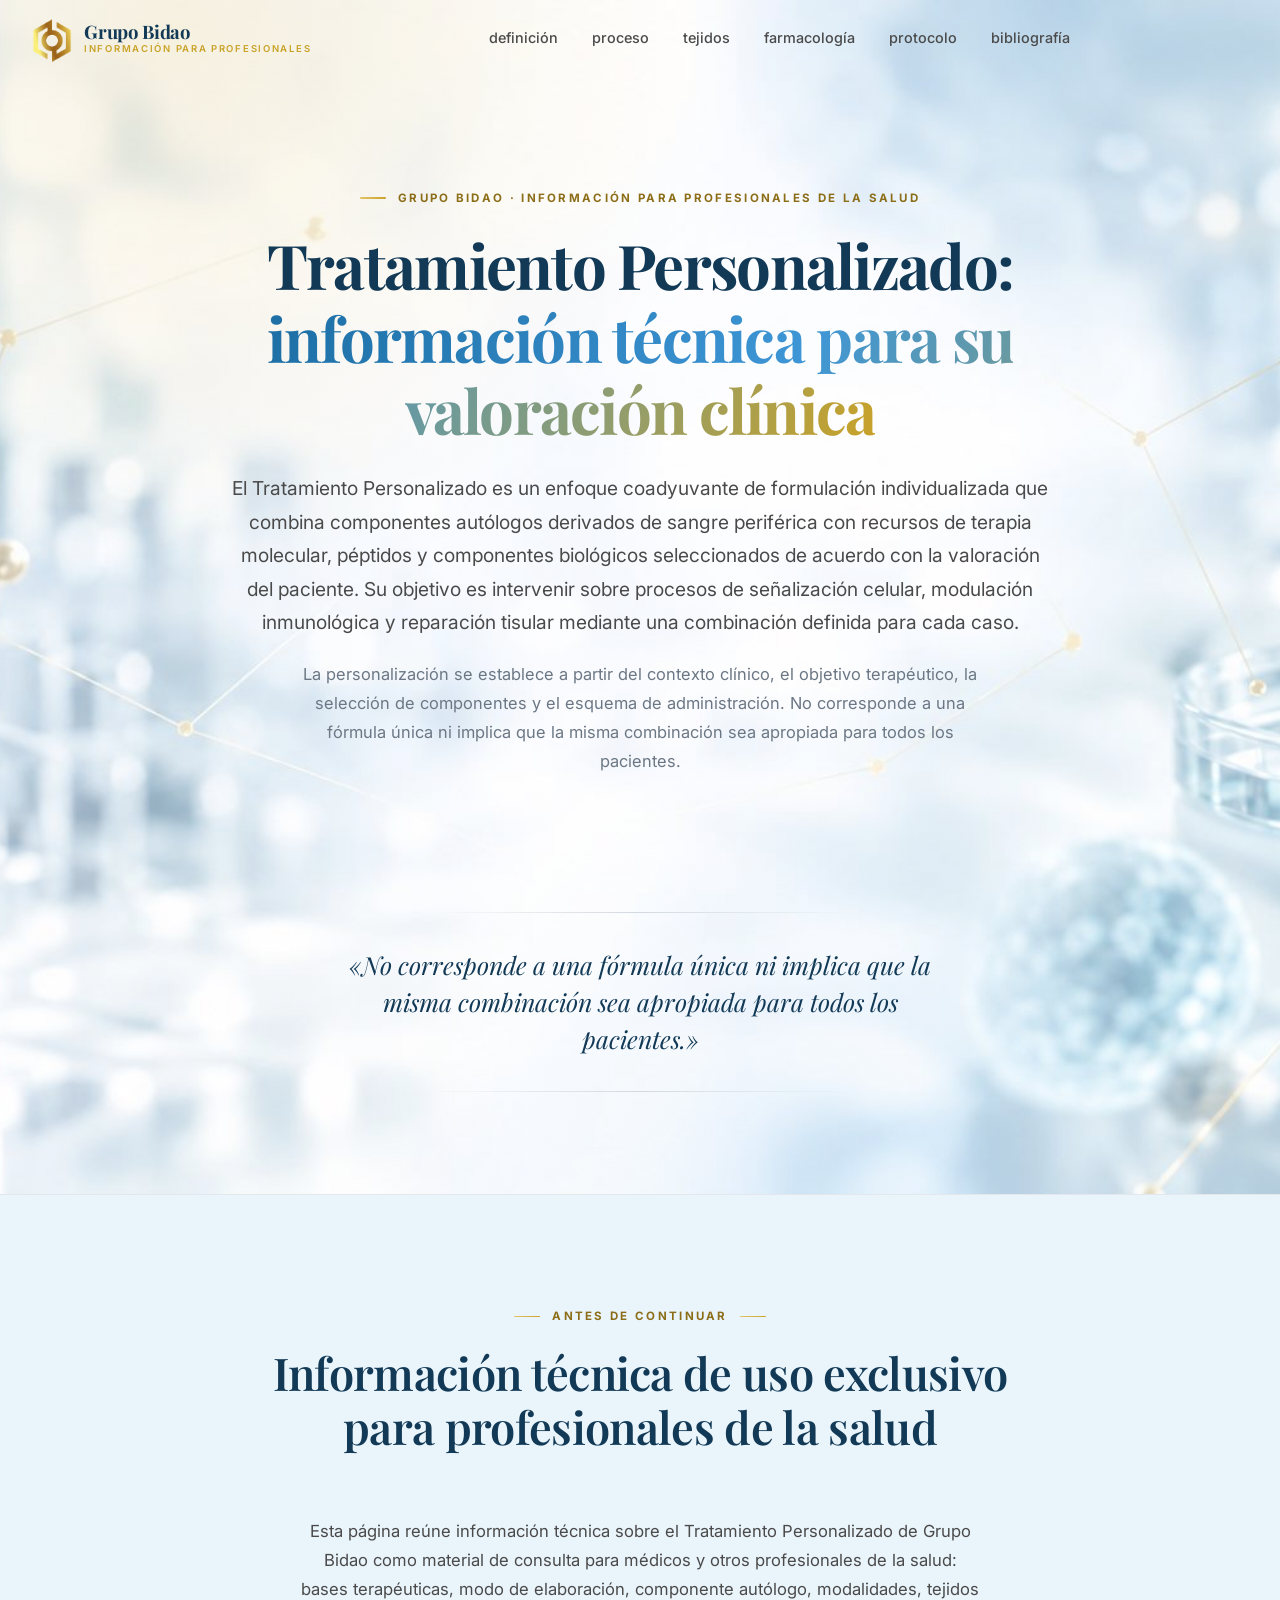
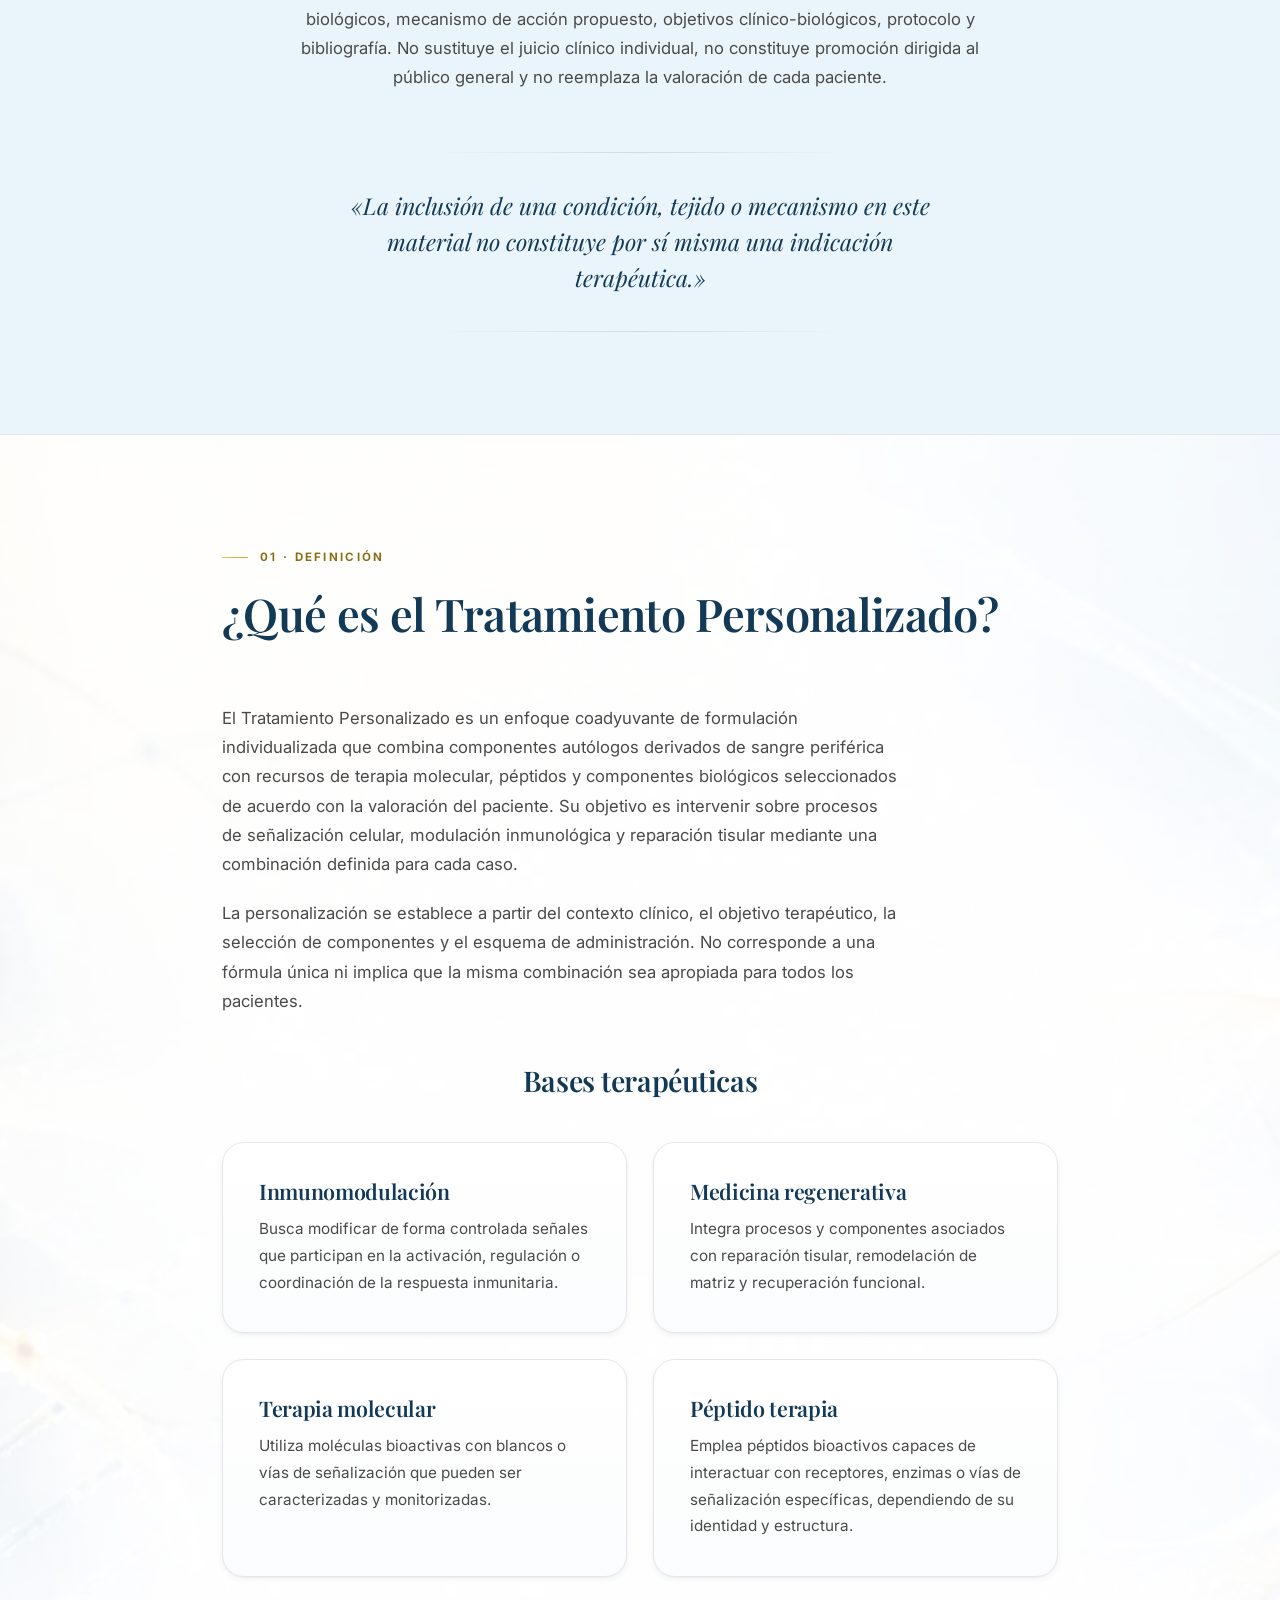
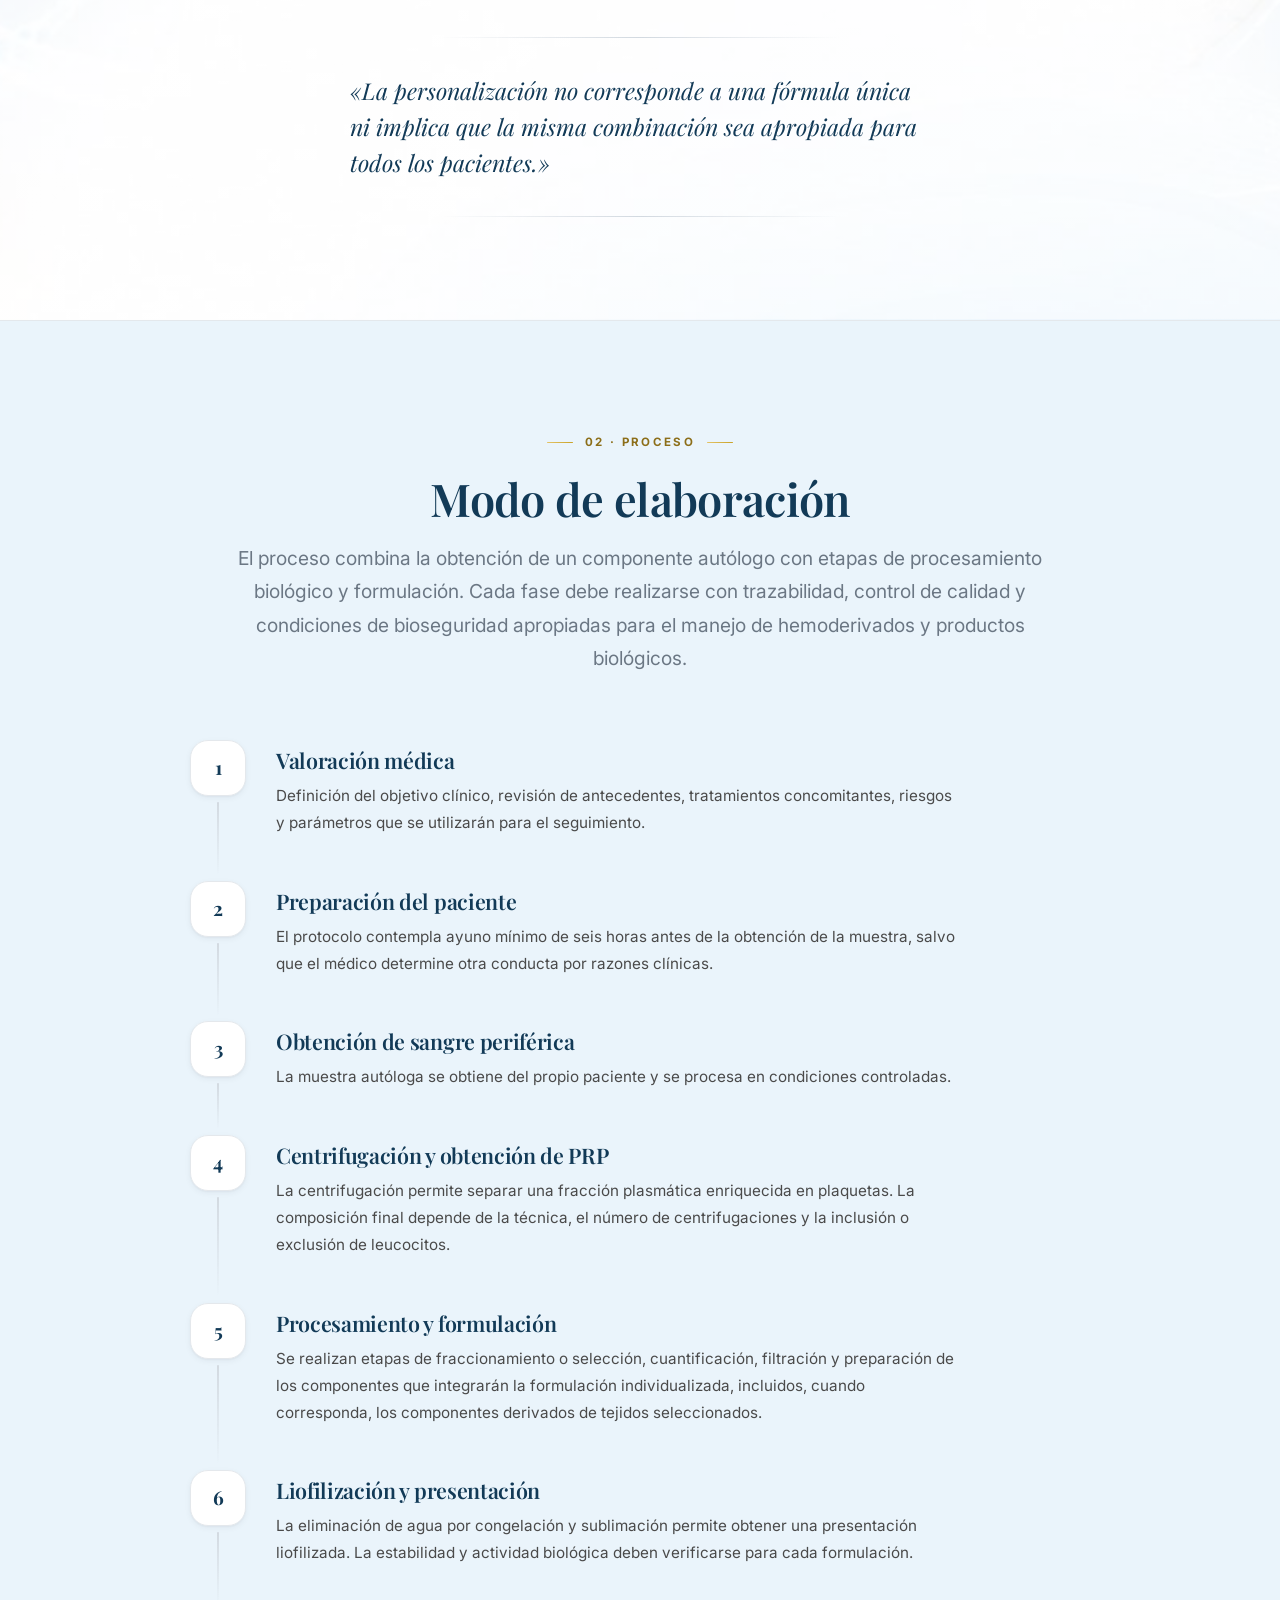
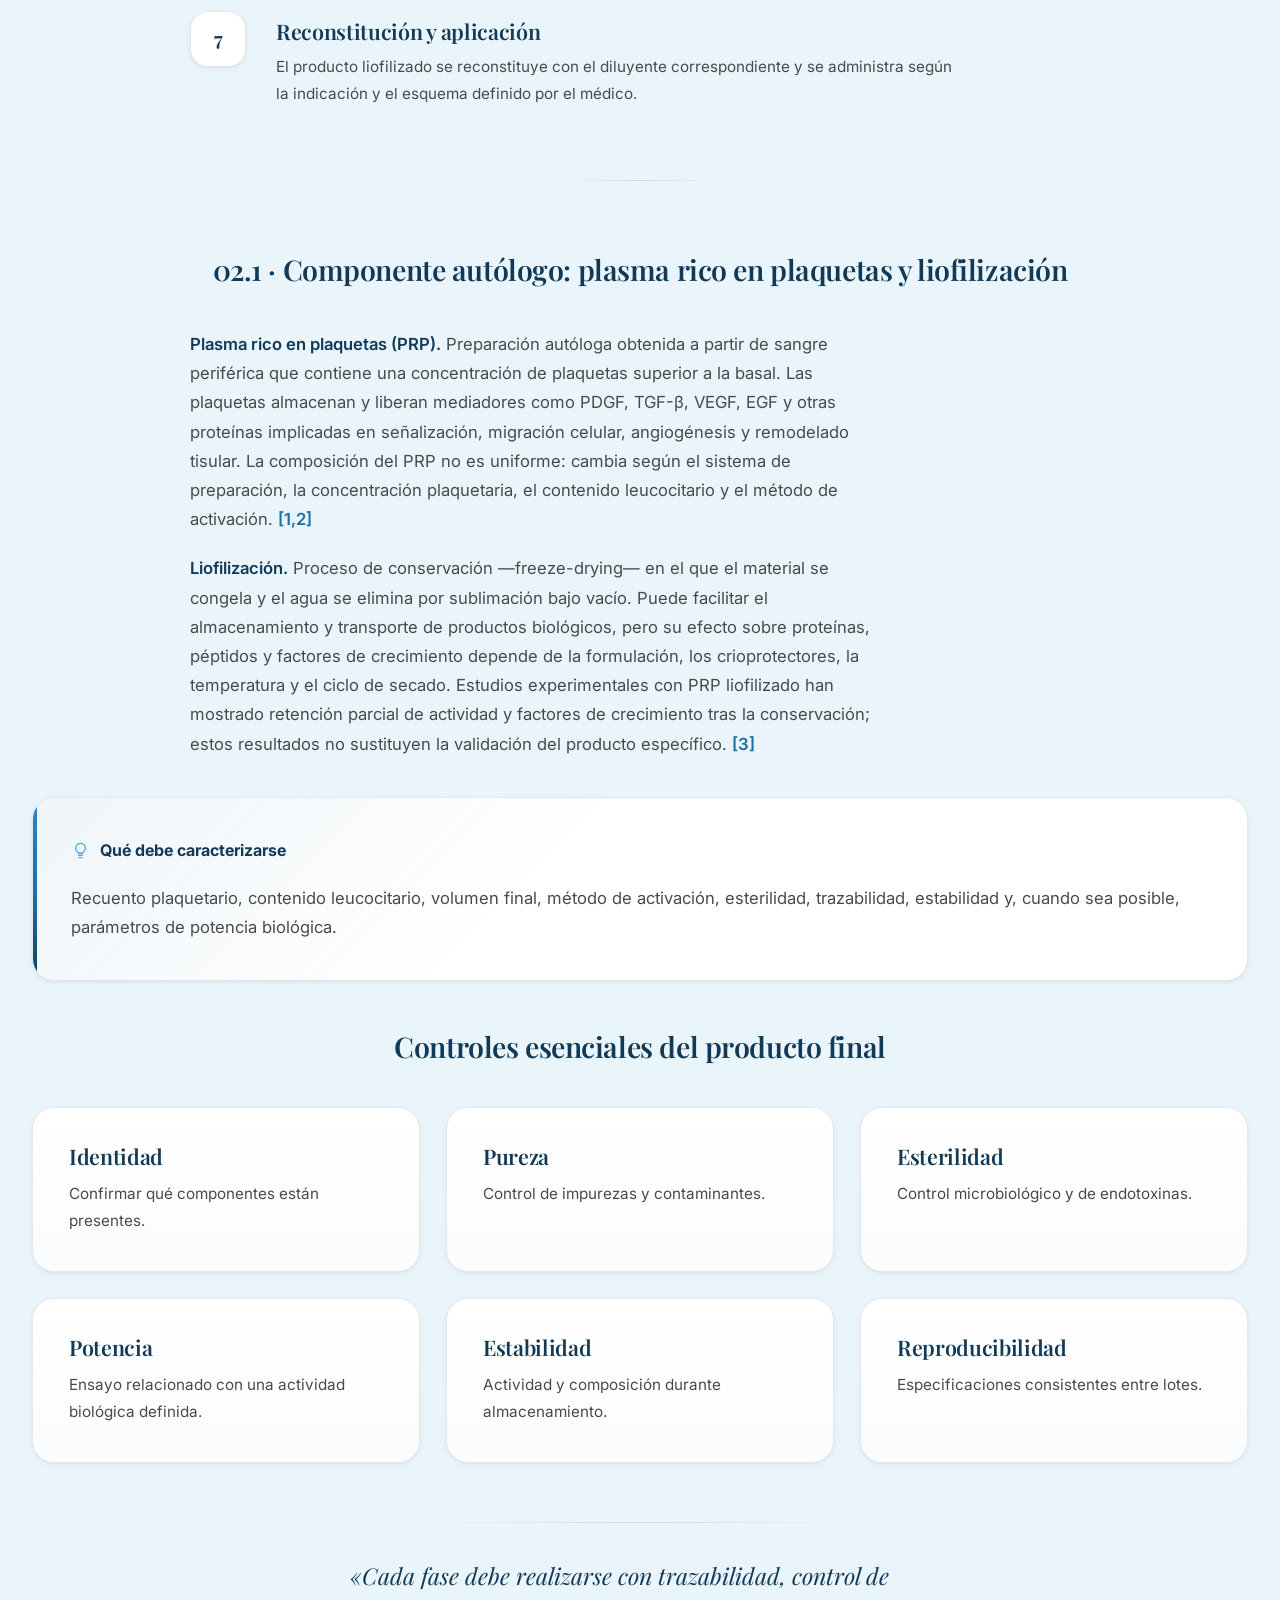
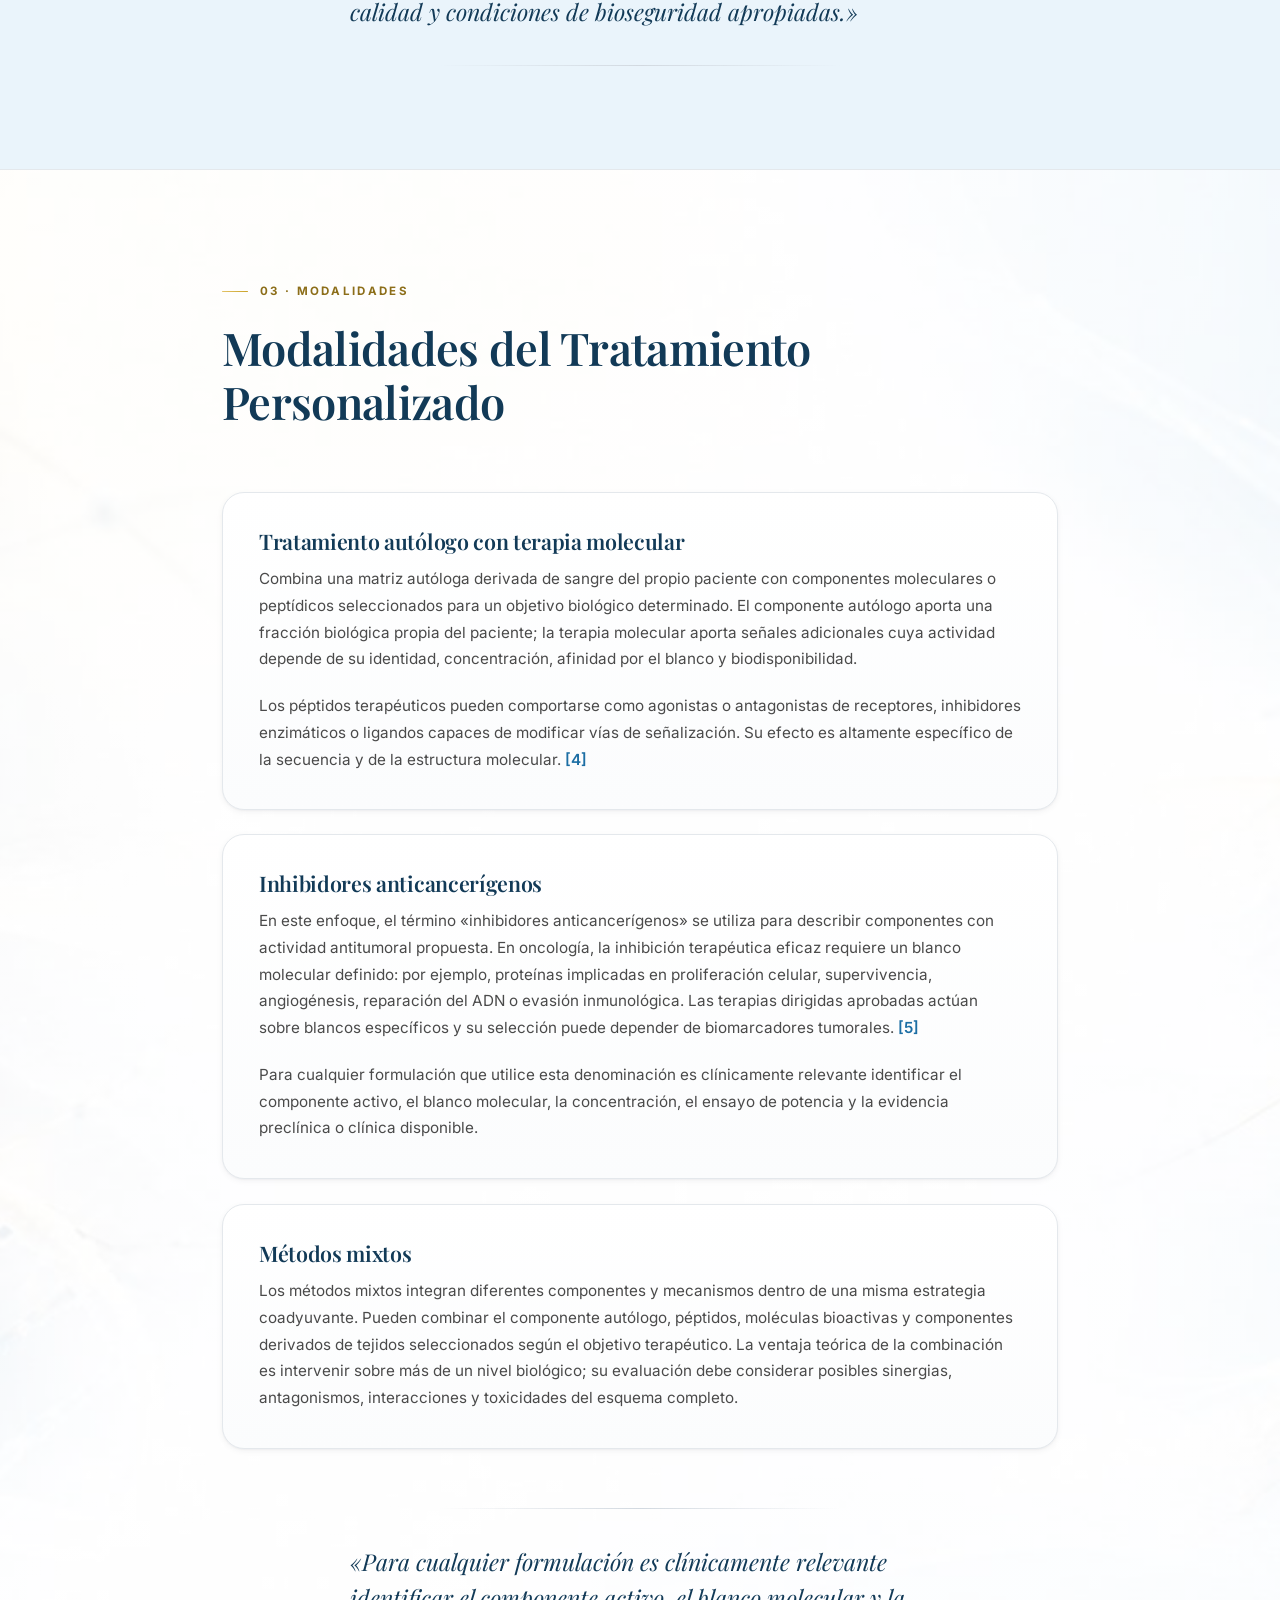
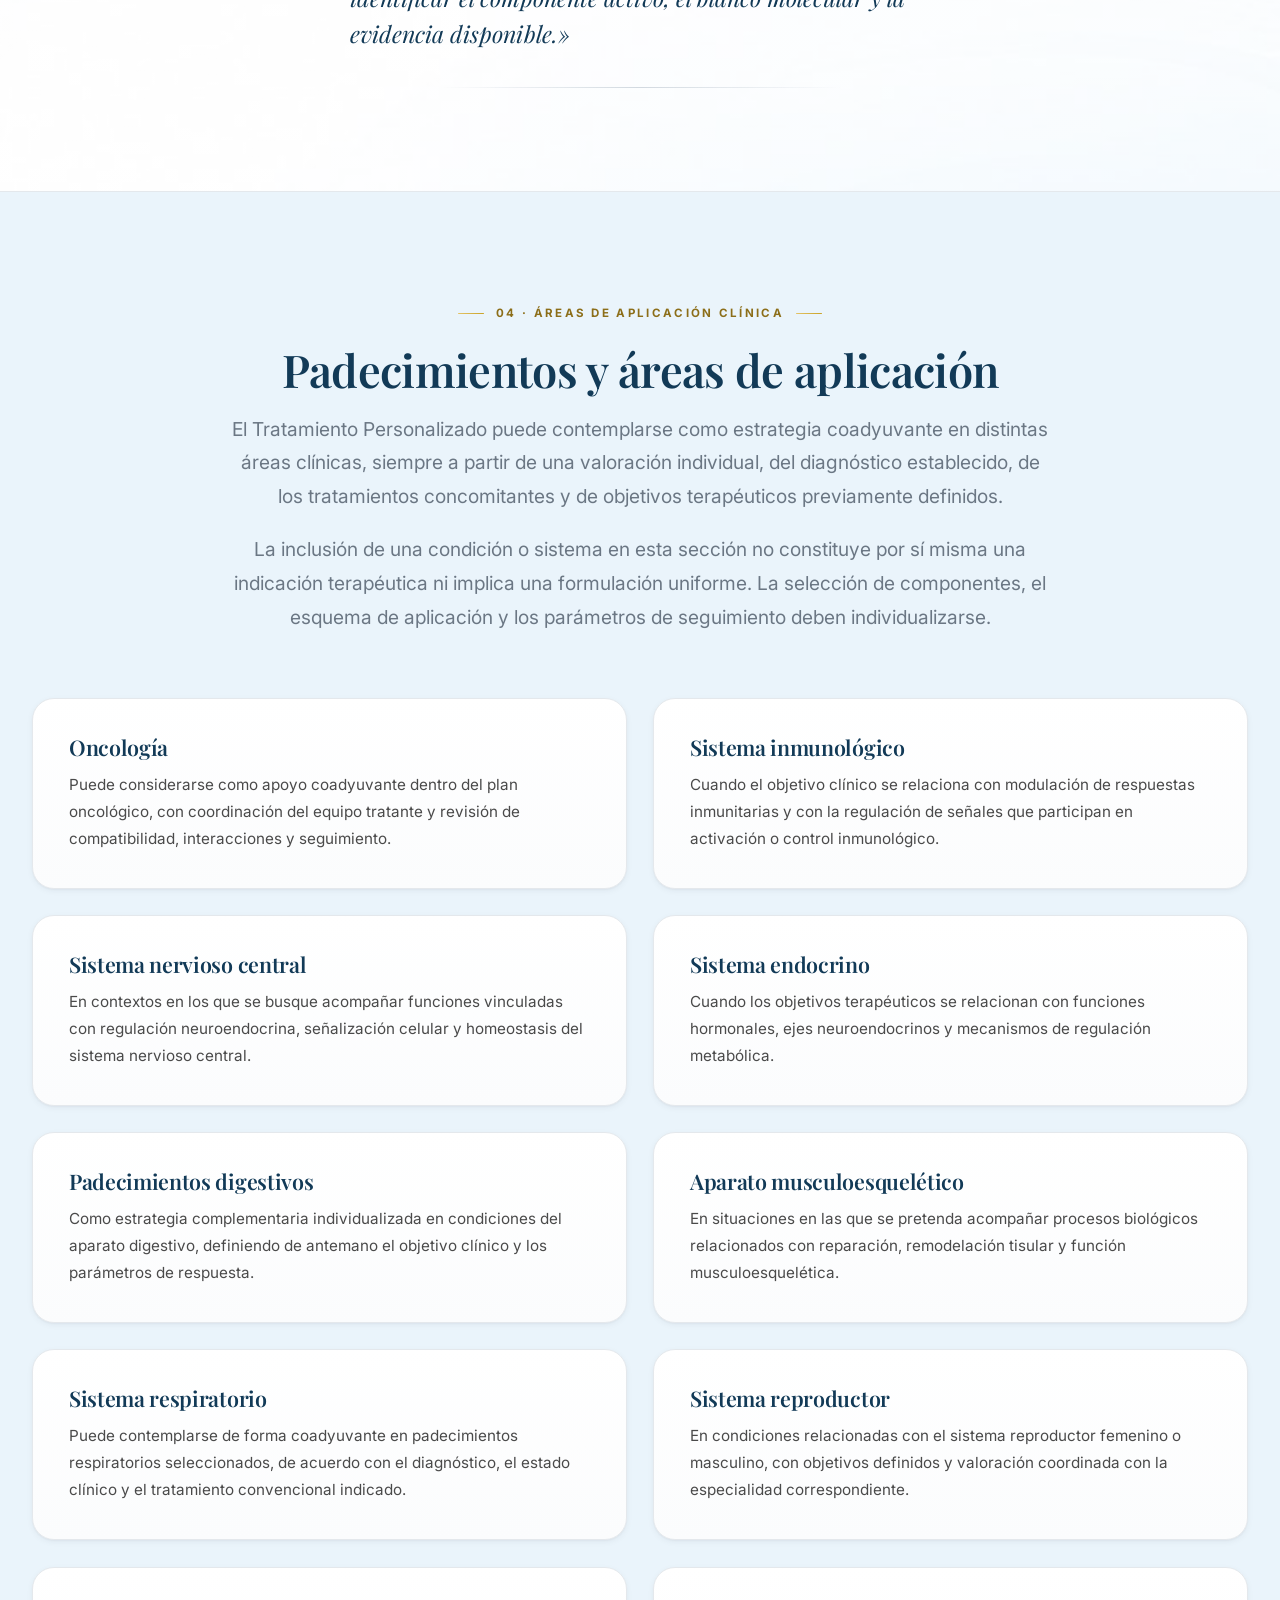
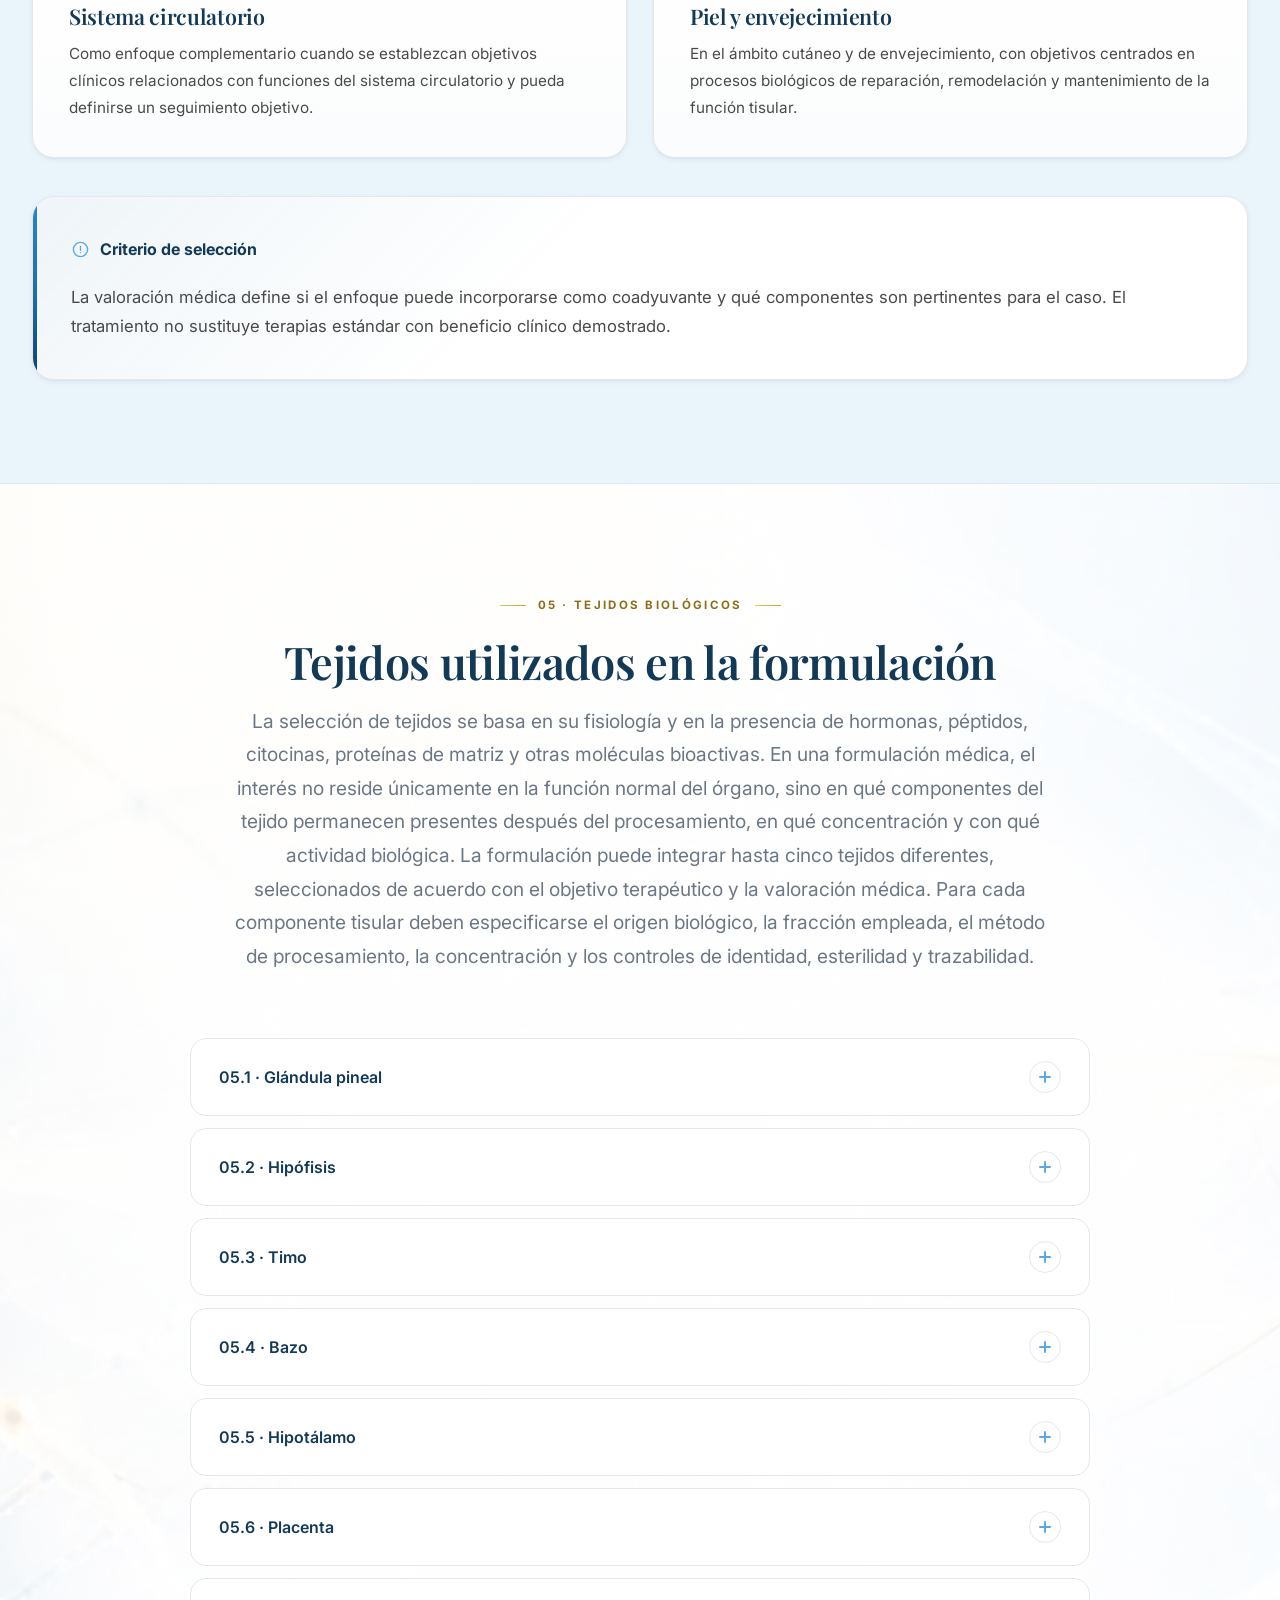
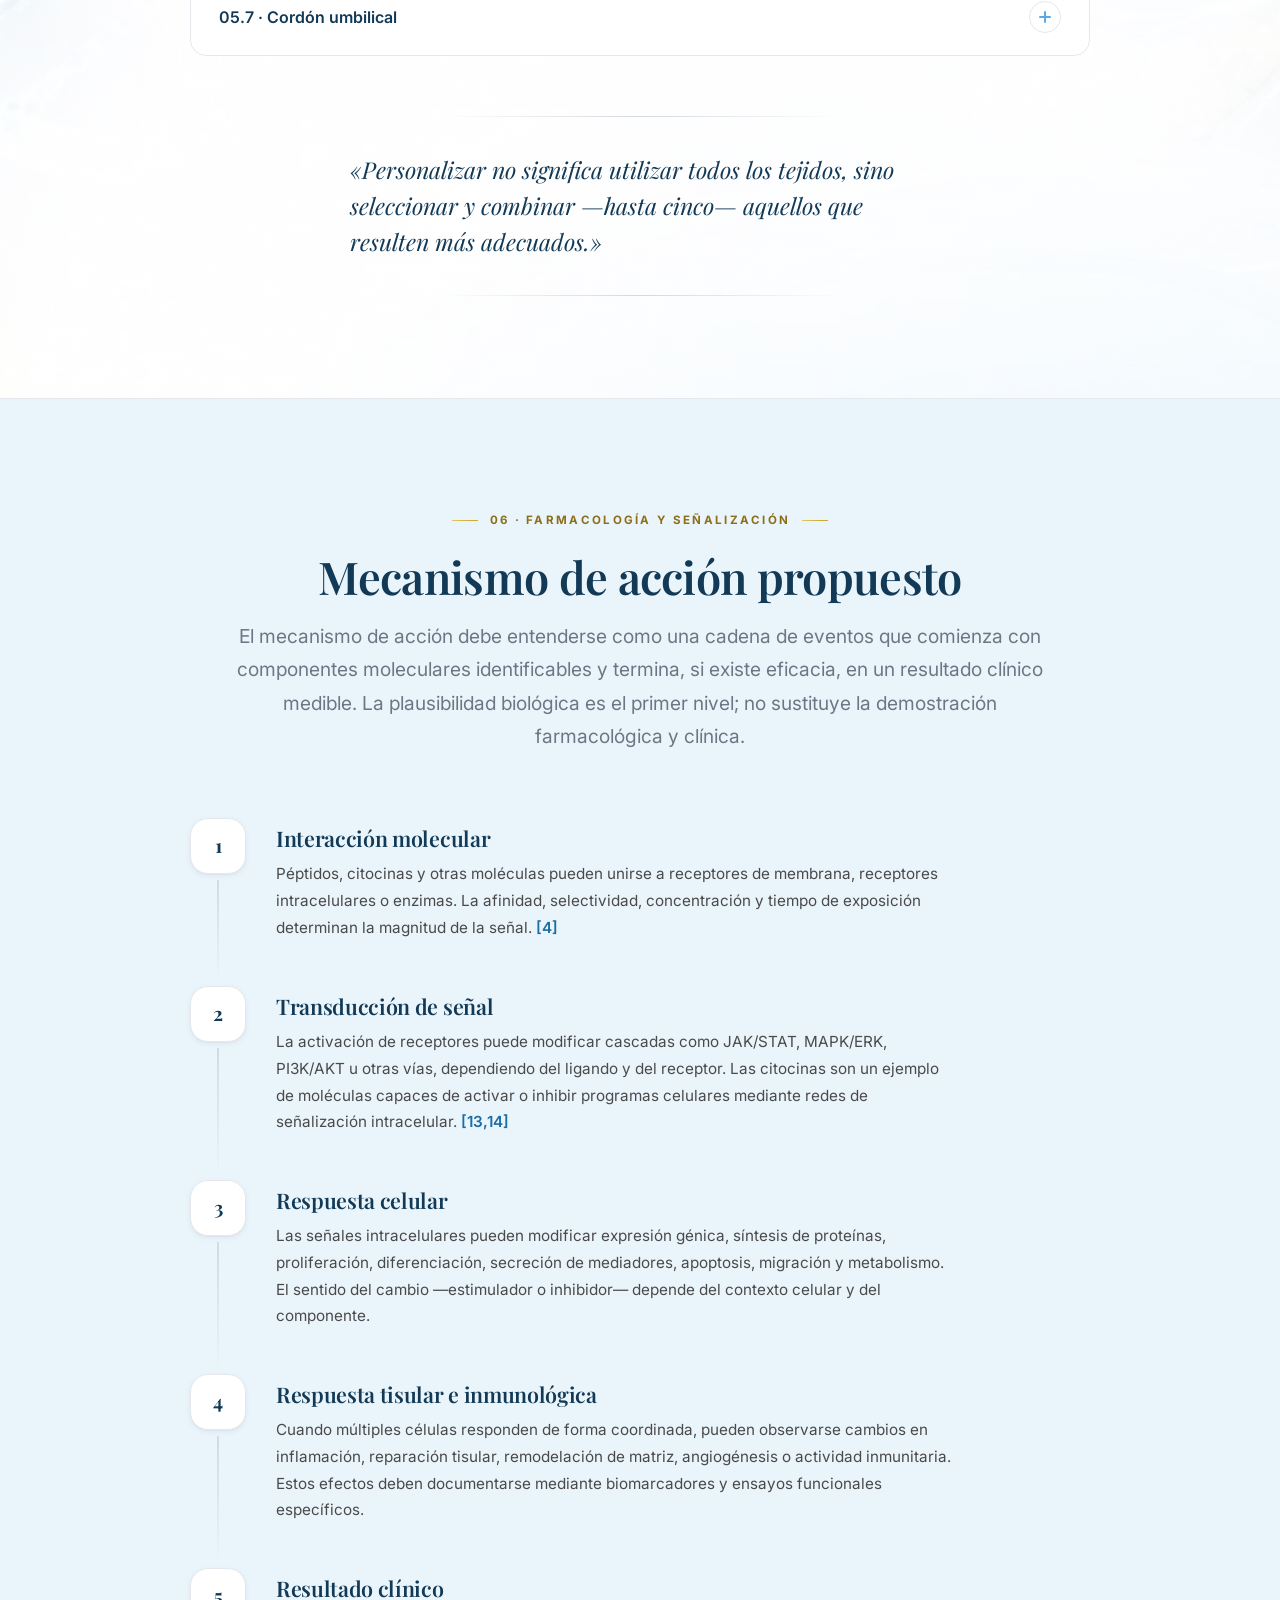
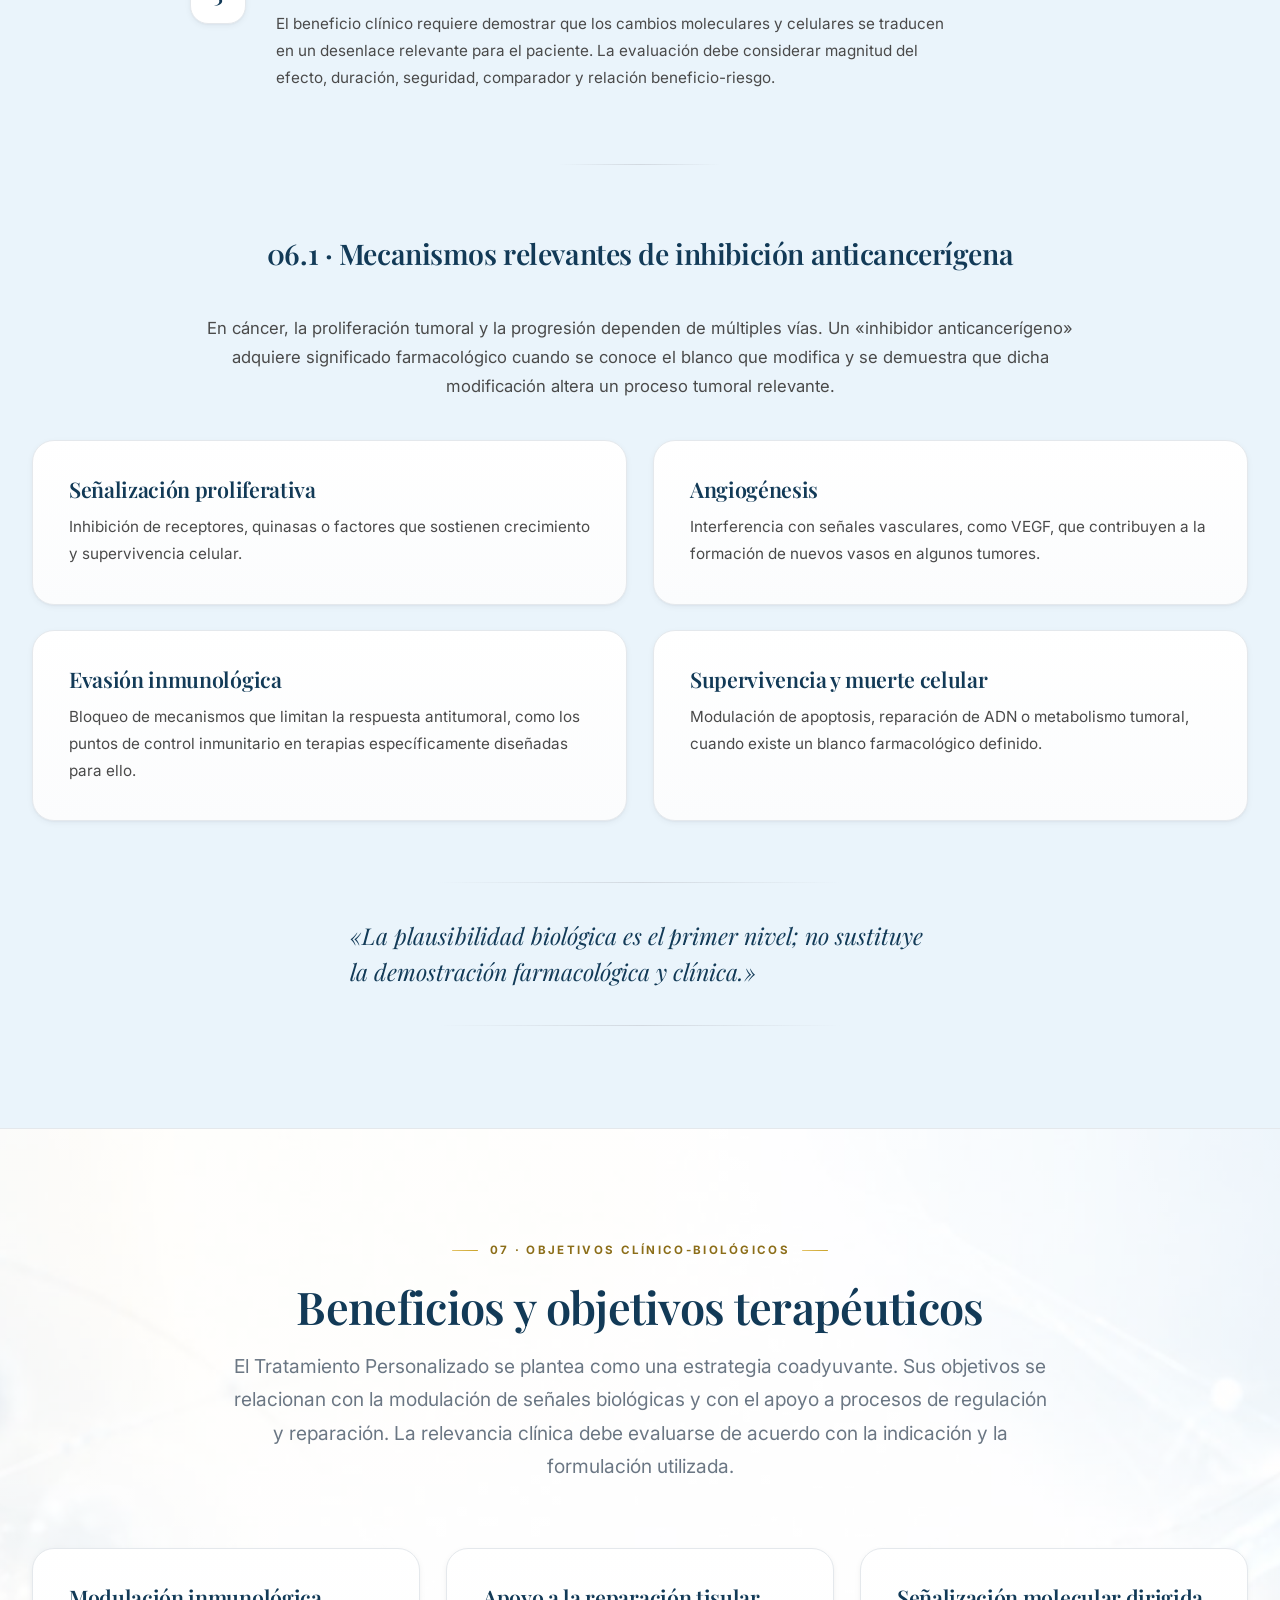
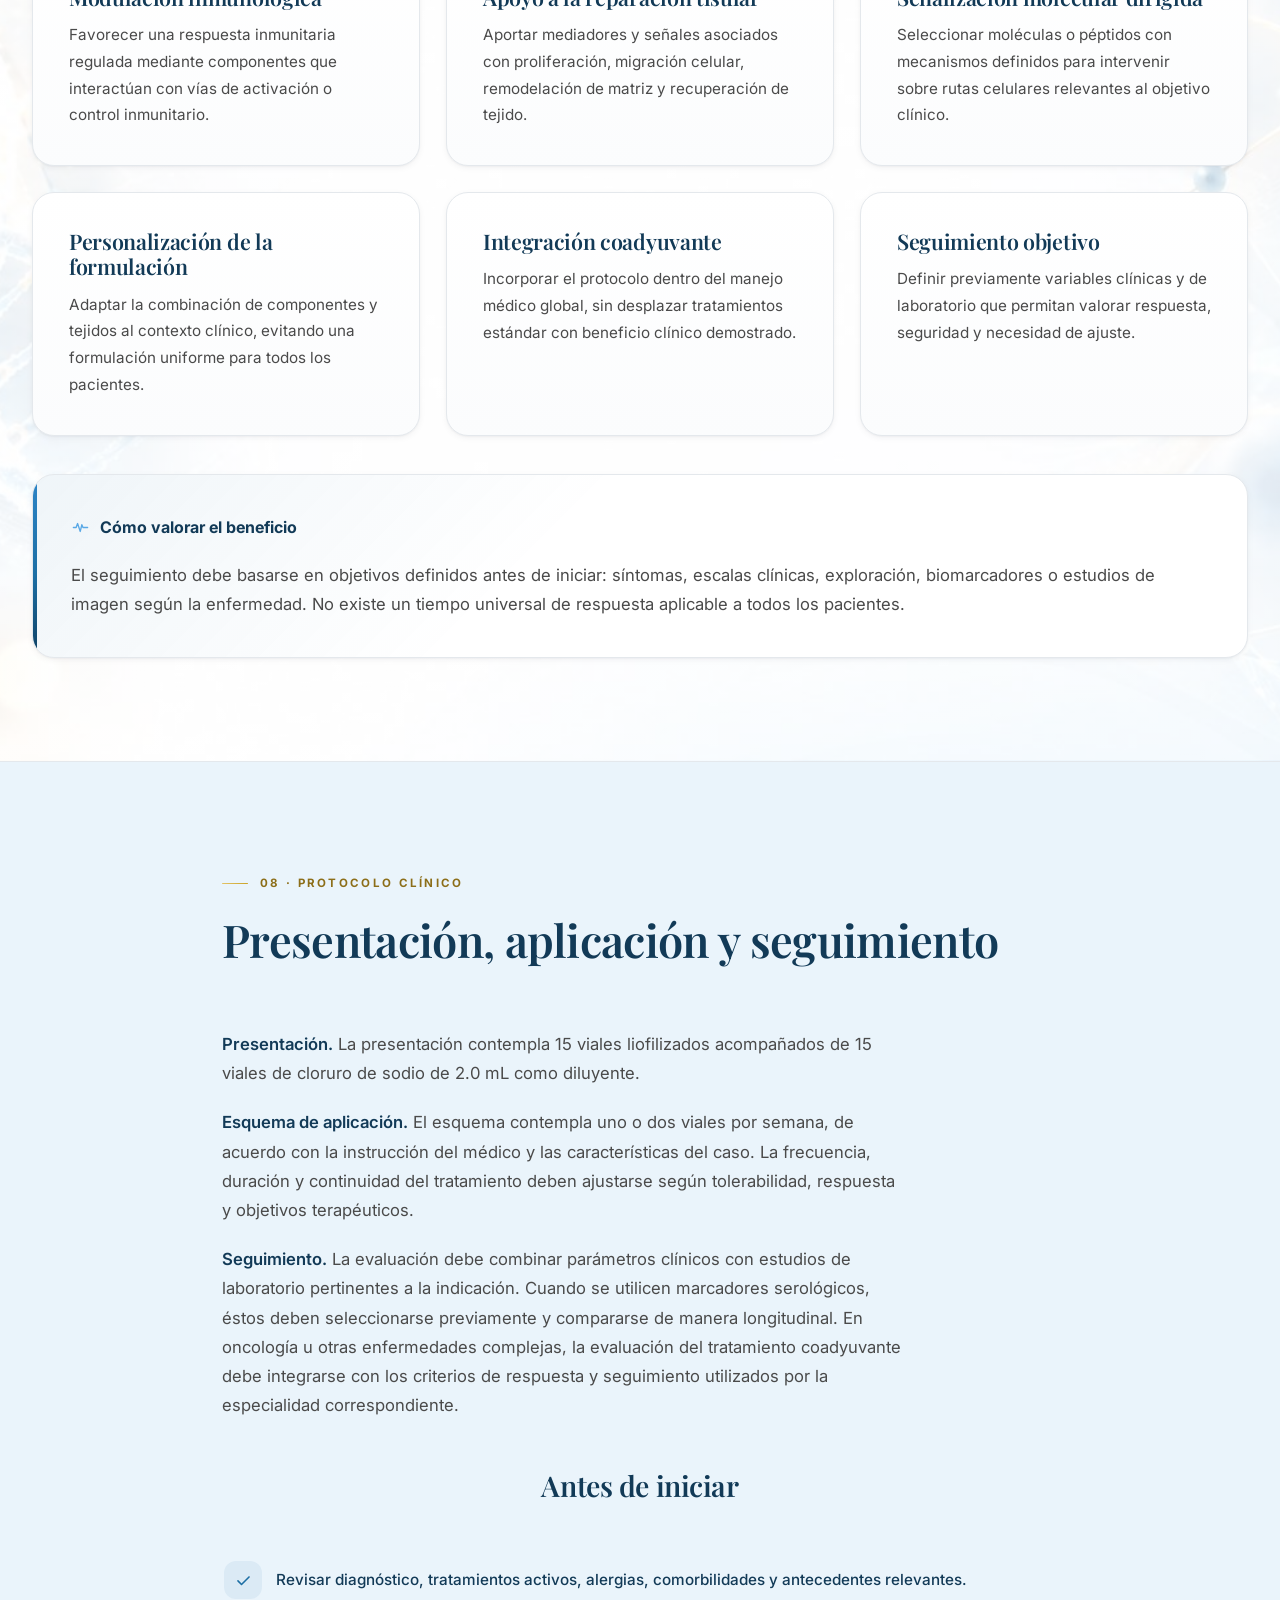
<file: profesional-bidao/index.html>
<!DOCTYPE html>
<html lang="es">
<head>
<meta charset="UTF-8">
<meta name="viewport" content="width=device-width, initial-scale=1.0">
<title>Tratamiento Personalizado | Información para profesionales de la salud — Grupo Bidao</title>
<meta name="description" content="Información técnica sobre el Tratamiento Personalizado de Grupo Bidao, dirigida a profesionales de la salud: componente autólogo, modalidades, mecanismo de acción, protocolo clínico y bibliografía.">
<meta name="robots" content="noindex, nofollow">
<meta name="theme-color" content="#FFFFFF">
<link rel="preconnect" href="https://fonts.googleapis.com">
<link rel="preconnect" href="https://fonts.gstatic.com" crossorigin>
<link rel="stylesheet" href="css/styles.css">
<script>document.documentElement.classList.add('js');</script>
</head>
<body>

<a class="skip-link" href="#main">Saltar al contenido</a>

<header class="site-header" id="site-header">
  <div class="header-inner">
    <a href="index.html" class="logo" aria-label="Grupo Bidao, inicio">
      <span class="logo-mark" aria-hidden="true">
        <img src="assets/img/logo-icon.png" alt="">
      </span>
      <span class="logo-text">
        <span class="logo-name">Grupo Bidao</span>
        <span class="logo-sub">Información para profesionales</span>
      </span>
    </a>

    <nav class="main-nav" aria-label="Navegación principal">
      <a href="#definicion">definición</a>
      <a href="#proceso">proceso</a>
      <a href="#tejidos">tejidos</a>
      <a href="#farmacologia">farmacología</a>
      <a href="#protocolo">protocolo</a>
      <a href="#bibliografia">bibliografía</a>
    </nav>

    <div class="header-actions">
      <button class="icon-btn nav-toggle" id="nav-toggle" aria-label="Abrir menú" aria-expanded="false" aria-controls="mobile-nav">
        <svg viewBox="0 0 24 24" fill="none" stroke="currentColor" stroke-width="1.8" stroke-linecap="round" aria-hidden="true"><path d="M4 7h16M4 12h16M4 17h16"/></svg>
      </button>
    </div>
  </div>
  <div class="scroll-progress" id="scroll-progress"></div>
</header>

<nav class="mobile-nav" id="mobile-nav" aria-label="Navegación móvil">
  <a href="#definicion">definición <svg viewBox="0 0 24 24" fill="none" stroke="currentColor" stroke-width="2" stroke-linecap="round" stroke-linejoin="round" aria-hidden="true"><path d="M9 6l6 6-6 6"/></svg></a>
  <a href="#proceso">proceso <svg viewBox="0 0 24 24" fill="none" stroke="currentColor" stroke-width="2" stroke-linecap="round" stroke-linejoin="round" aria-hidden="true"><path d="M9 6l6 6-6 6"/></svg></a>
  <a href="#tejidos">tejidos <svg viewBox="0 0 24 24" fill="none" stroke="currentColor" stroke-width="2" stroke-linecap="round" stroke-linejoin="round" aria-hidden="true"><path d="M9 6l6 6-6 6"/></svg></a>
  <a href="#farmacologia">farmacología <svg viewBox="0 0 24 24" fill="none" stroke="currentColor" stroke-width="2" stroke-linecap="round" stroke-linejoin="round" aria-hidden="true"><path d="M9 6l6 6-6 6"/></svg></a>
  <a href="#protocolo">protocolo <svg viewBox="0 0 24 24" fill="none" stroke="currentColor" stroke-width="2" stroke-linecap="round" stroke-linejoin="round" aria-hidden="true"><path d="M9 6l6 6-6 6"/></svg></a>
  <a href="#bibliografia">bibliografía <svg viewBox="0 0 24 24" fill="none" stroke="currentColor" stroke-width="2" stroke-linecap="round" stroke-linejoin="round" aria-hidden="true"><path d="M9 6l6 6-6 6"/></svg></a>
</nav>

<main id="main">

  <!-- HERO -->
  <section class="hero">
    <div class="container hero-content" data-stagger>
      <span class="kicker reveal">Grupo Bidao · Información para profesionales de la salud</span>
      <h1 class="reveal">Tratamiento Personalizado: <span class="grad-text">información técnica para su valoración clínica</span></h1>
      <p class="lede reveal">El Tratamiento Personalizado es un enfoque coadyuvante de formulación individualizada que combina componentes autólogos derivados de sangre periférica con recursos de terapia molecular, péptidos y componentes biológicos seleccionados de acuerdo con la valoración del paciente. Su objetivo es intervenir sobre procesos de señalización celular, modulación inmunológica y reparación tisular mediante una combinación definida para cada caso.</p>
      <p class="lede reveal">La personalización se establece a partir del contexto clínico, el objetivo terapéutico, la selección de componentes y el esquema de administración. No corresponde a una fórmula única ni implica que la misma combinación sea apropiada para todos los pacientes.</p>

      <p class="hero-micro reveal">Material de referencia técnica. Uso exclusivo para profesionales de la salud.</p>

      <blockquote class="hero-quote reveal">
        <p>«No corresponde a una fórmula única ni implica que la misma combinación sea apropiada para todos los pacientes.»</p>
      </blockquote>
    </div>
  </section>

  <!-- AVISO PARA PROFESIONALES -->
  <section class="section-alt">
    <div class="container-narrow" data-stagger>
      <div class="section-head center reveal">
        <span class="kicker">Antes de continuar</span>
        <h2>Información técnica de uso exclusivo para profesionales de la salud</h2>
      </div>
      <p class="reveal" style="text-align:center;margin-left:auto;margin-right:auto;">Esta página reúne información técnica sobre el Tratamiento Personalizado de Grupo Bidao como material de consulta para médicos y otros profesionales de la salud: bases terapéuticas, modo de elaboración, componente autólogo, modalidades, tejidos biológicos, mecanismo de acción propuesto, objetivos clínico-biológicos, protocolo y bibliografía. No sustituye el juicio clínico individual, no constituye promoción dirigida al público general y no reemplaza la valoración de cada paciente.</p>
      <p class="pull-quote reveal" style="text-align:center;">«La inclusión de una condición, tejido o mecanismo en este material no constituye por sí misma una indicación terapéutica.»</p>
    </div>
  </section>

  <!-- 01 · DEFINICIÓN -->
  <section id="definicion" class="section-bg">
    <div class="container-narrow" data-stagger>
      <div class="section-head reveal">
        <span class="kicker">01 · Definición</span>
        <h2>¿Qué es el Tratamiento Personalizado?</h2>
      </div>
      <div class="reveal">
        <p>El Tratamiento Personalizado es un enfoque coadyuvante de formulación individualizada que combina componentes autólogos derivados de sangre periférica con recursos de terapia molecular, péptidos y componentes biológicos seleccionados de acuerdo con la valoración del paciente. Su objetivo es intervenir sobre procesos de señalización celular, modulación inmunológica y reparación tisular mediante una combinación definida para cada caso.</p>
        <p>La personalización se establece a partir del contexto clínico, el objetivo terapéutico, la selección de componentes y el esquema de administración. No corresponde a una fórmula única ni implica que la misma combinación sea apropiada para todos los pacientes.</p>
      </div>

      <h3 class="section-continue reveal" style="margin-top:48px;">Bases terapéuticas</h3>
      <div class="grid-2" data-stagger>
        <article class="card reveal">
          <h3 class="card-title">Inmunomodulación</h3>
          <p>Busca modificar de forma controlada señales que participan en la activación, regulación o coordinación de la respuesta inmunitaria.</p>
        </article>
        <article class="card reveal">
          <h3 class="card-title">Medicina regenerativa</h3>
          <p>Integra procesos y componentes asociados con reparación tisular, remodelación de matriz y recuperación funcional.</p>
        </article>
        <article class="card reveal">
          <h3 class="card-title">Terapia molecular</h3>
          <p>Utiliza moléculas bioactivas con blancos o vías de señalización que pueden ser caracterizadas y monitorizadas.</p>
        </article>
        <article class="card reveal">
          <h3 class="card-title">Péptido terapia</h3>
          <p>Emplea péptidos bioactivos capaces de interactuar con receptores, enzimas o vías de señalización específicas, dependiendo de su identidad y estructura.</p>
        </article>
      </div>
      <p class="pull-quote reveal">«La personalización no corresponde a una fórmula única ni implica que la misma combinación sea apropiada para todos los pacientes.»</p>
    </div>
  </section>

  <!-- 02 · PROCESO -->
  <section id="proceso" class="section-alt">
    <div class="container">
      <div class="section-head center reveal">
        <span class="kicker">02 · Proceso</span>
        <h2>Modo de elaboración</h2>
        <p class="section-sub">El proceso combina la obtención de un componente autólogo con etapas de procesamiento biológico y formulación. Cada fase debe realizarse con trazabilidad, control de calidad y condiciones de bioseguridad apropiadas para el manejo de hemoderivados y productos biológicos.</p>
      </div>
      <div class="stepper" data-stagger>
        <div class="step reveal">
          <div class="step-marker">1</div>
          <div class="step-body">
            <h3>Valoración médica</h3>
            <p>Definición del objetivo clínico, revisión de antecedentes, tratamientos concomitantes, riesgos y parámetros que se utilizarán para el seguimiento.</p>
          </div>
        </div>
        <div class="step reveal">
          <div class="step-marker">2</div>
          <div class="step-body">
            <h3>Preparación del paciente</h3>
            <p>El protocolo contempla ayuno mínimo de seis horas antes de la obtención de la muestra, salvo que el médico determine otra conducta por razones clínicas.</p>
          </div>
        </div>
        <div class="step reveal">
          <div class="step-marker">3</div>
          <div class="step-body">
            <h3>Obtención de sangre periférica</h3>
            <p>La muestra autóloga se obtiene del propio paciente y se procesa en condiciones controladas.</p>
          </div>
        </div>
        <div class="step reveal">
          <div class="step-marker">4</div>
          <div class="step-body">
            <h3>Centrifugación y obtención de PRP</h3>
            <p>La centrifugación permite separar una fracción plasmática enriquecida en plaquetas. La composición final depende de la técnica, el número de centrifugaciones y la inclusión o exclusión de leucocitos.</p>
          </div>
        </div>
        <div class="step reveal">
          <div class="step-marker">5</div>
          <div class="step-body">
            <h3>Procesamiento y formulación</h3>
            <p>Se realizan etapas de fraccionamiento o selección, cuantificación, filtración y preparación de los componentes que integrarán la formulación individualizada, incluidos, cuando corresponda, los componentes derivados de tejidos seleccionados.</p>
          </div>
        </div>
        <div class="step reveal">
          <div class="step-marker">6</div>
          <div class="step-body">
            <h3>Liofilización y presentación</h3>
            <p>La eliminación de agua por congelación y sublimación permite obtener una presentación liofilizada. La estabilidad y actividad biológica deben verificarse para cada formulación.</p>
          </div>
        </div>
        <div class="step reveal">
          <div class="step-marker">7</div>
          <div class="step-body">
            <h3>Reconstitución y aplicación</h3>
            <p>El producto liofilizado se reconstituye con el diluyente correspondiente y se administra según la indicación y el esquema definido por el médico.</p>
          </div>
        </div>
      </div>

      <div class="flow-divider reveal" aria-hidden="true"></div>

      <h3 class="section-continue reveal">02.1 · Componente autólogo: plasma rico en plaquetas y liofilización</h3>
      <div class="text-narrow reveal">
        <p><strong>Plasma rico en plaquetas (PRP).</strong> Preparación autóloga obtenida a partir de sangre periférica que contiene una concentración de plaquetas superior a la basal. Las plaquetas almacenan y liberan mediadores como PDGF, TGF-β, VEGF, EGF y otras proteínas implicadas en señalización, migración celular, angiogénesis y remodelado tisular. La composición del PRP no es uniforme: cambia según el sistema de preparación, la concentración plaquetaria, el contenido leucocitario y el método de activación. <a class="ref-link" href="#ref-1">[1,2]</a></p>
        <p><strong>Liofilización.</strong> Proceso de conservación —freeze-drying— en el que el material se congela y el agua se elimina por sublimación bajo vacío. Puede facilitar el almacenamiento y transporte de productos biológicos, pero su efecto sobre proteínas, péptidos y factores de crecimiento depende de la formulación, los crioprotectores, la temperatura y el ciclo de secado. Estudios experimentales con PRP liofilizado han mostrado retención parcial de actividad y factores de crecimiento tras la conservación; estos resultados no sustituyen la validación del producto específico. <a class="ref-link" href="#ref-3">[3]</a></p>
      </div>
      <div class="callout reveal">
        <p class="callout-label">
          <svg viewBox="0 0 24 24" fill="none" stroke="currentColor" stroke-width="1.7" stroke-linecap="round" stroke-linejoin="round" aria-hidden="true"><path d="M9.5 18h5M10 21h4"/><path d="M12 3a6 6 0 0 0-3.5 10.9c.5.4.8 1 .9 1.6h5.2c.1-.6.4-1.2.9-1.6A6 6 0 0 0 12 3z"/></svg>
          Qué debe caracterizarse
        </p>
        <p>Recuento plaquetario, contenido leucocitario, volumen final, método de activación, esterilidad, trazabilidad, estabilidad y, cuando sea posible, parámetros de potencia biológica.</p>
      </div>

      <h3 class="section-continue reveal" style="margin-top:48px;">Controles esenciales del producto final</h3>
      <div class="grid-3" data-stagger>
        <article class="card reveal">
          <h3 class="card-title">Identidad</h3>
          <p>Confirmar qué componentes están presentes.</p>
        </article>
        <article class="card reveal">
          <h3 class="card-title">Pureza</h3>
          <p>Control de impurezas y contaminantes.</p>
        </article>
        <article class="card reveal">
          <h3 class="card-title">Esterilidad</h3>
          <p>Control microbiológico y de endotoxinas.</p>
        </article>
        <article class="card reveal">
          <h3 class="card-title">Potencia</h3>
          <p>Ensayo relacionado con una actividad biológica definida.</p>
        </article>
        <article class="card reveal">
          <h3 class="card-title">Estabilidad</h3>
          <p>Actividad y composición durante almacenamiento.</p>
        </article>
        <article class="card reveal">
          <h3 class="card-title">Reproducibilidad</h3>
          <p>Especificaciones consistentes entre lotes.</p>
        </article>
      </div>
      <p class="pull-quote reveal">«Cada fase debe realizarse con trazabilidad, control de calidad y condiciones de bioseguridad apropiadas.»</p>
    </div>
  </section>

  <!-- 03 · MODALIDADES -->
  <section id="modalidades" class="section-bg">
    <div class="container-narrow" data-stagger>
      <div class="section-head reveal">
        <span class="kicker">03 · Modalidades</span>
        <h2>Modalidades del Tratamiento Personalizado</h2>
      </div>

      <article class="card reveal" style="margin-top:8px;">
        <h3 class="card-title">Tratamiento autólogo con terapia molecular</h3>
        <p>Combina una matriz autóloga derivada de sangre del propio paciente con componentes moleculares o peptídicos seleccionados para un objetivo biológico determinado. El componente autólogo aporta una fracción biológica propia del paciente; la terapia molecular aporta señales adicionales cuya actividad depende de su identidad, concentración, afinidad por el blanco y biodisponibilidad.</p>
        <p>Los péptidos terapéuticos pueden comportarse como agonistas o antagonistas de receptores, inhibidores enzimáticos o ligandos capaces de modificar vías de señalización. Su efecto es altamente específico de la secuencia y de la estructura molecular. <a class="ref-link" href="#ref-4">[4]</a></p>
      </article>

      <article class="card reveal" style="margin-top:24px;">
        <h3 class="card-title">Inhibidores anticancerígenos</h3>
        <p>En este enfoque, el término «inhibidores anticancerígenos» se utiliza para describir componentes con actividad antitumoral propuesta. En oncología, la inhibición terapéutica eficaz requiere un blanco molecular definido: por ejemplo, proteínas implicadas en proliferación celular, supervivencia, angiogénesis, reparación del ADN o evasión inmunológica. Las terapias dirigidas aprobadas actúan sobre blancos específicos y su selección puede depender de biomarcadores tumorales. <a class="ref-link" href="#ref-5">[5]</a></p>
        <p>Para cualquier formulación que utilice esta denominación es clínicamente relevante identificar el componente activo, el blanco molecular, la concentración, el ensayo de potencia y la evidencia preclínica o clínica disponible.</p>
      </article>

      <article class="card reveal" style="margin-top:24px;">
        <h3 class="card-title">Métodos mixtos</h3>
        <p>Los métodos mixtos integran diferentes componentes y mecanismos dentro de una misma estrategia coadyuvante. Pueden combinar el componente autólogo, péptidos, moléculas bioactivas y componentes derivados de tejidos seleccionados según el objetivo terapéutico. La ventaja teórica de la combinación es intervenir sobre más de un nivel biológico; su evaluación debe considerar posibles sinergias, antagonismos, interacciones y toxicidades del esquema completo.</p>
      </article>
      <p class="pull-quote reveal">«Para cualquier formulación es clínicamente relevante identificar el componente activo, el blanco molecular y la evidencia disponible.»</p>
    </div>
  </section>

  <!-- 04 · ÁREAS DE APLICACIÓN CLÍNICA -->
  <section id="areas" class="section-alt">
    <div class="container" data-stagger>
      <div class="section-head center reveal">
        <span class="kicker">04 · Áreas de aplicación clínica</span>
        <h2>Padecimientos y áreas de aplicación</h2>
        <p class="section-sub">El Tratamiento Personalizado puede contemplarse como estrategia coadyuvante en distintas áreas clínicas, siempre a partir de una valoración individual, del diagnóstico establecido, de los tratamientos concomitantes y de objetivos terapéuticos previamente definidos.</p>
        <p class="section-sub">La inclusión de una condición o sistema en esta sección no constituye por sí misma una indicación terapéutica ni implica una formulación uniforme. La selección de componentes, el esquema de aplicación y los parámetros de seguimiento deben individualizarse.</p>
      </div>
      <div class="grid-2" data-stagger>
        <article class="card reveal">
          <h3 class="card-title">Oncología</h3>
          <p>Puede considerarse como apoyo coadyuvante dentro del plan oncológico, con coordinación del equipo tratante y revisión de compatibilidad, interacciones y seguimiento.</p>
        </article>
        <article class="card reveal">
          <h3 class="card-title">Sistema inmunológico</h3>
          <p>Cuando el objetivo clínico se relaciona con modulación de respuestas inmunitarias y con la regulación de señales que participan en activación o control inmunológico.</p>
        </article>
        <article class="card reveal">
          <h3 class="card-title">Sistema nervioso central</h3>
          <p>En contextos en los que se busque acompañar funciones vinculadas con regulación neuroendocrina, señalización celular y homeostasis del sistema nervioso central.</p>
        </article>
        <article class="card reveal">
          <h3 class="card-title">Sistema endocrino</h3>
          <p>Cuando los objetivos terapéuticos se relacionan con funciones hormonales, ejes neuroendocrinos y mecanismos de regulación metabólica.</p>
        </article>
        <article class="card reveal">
          <h3 class="card-title">Padecimientos digestivos</h3>
          <p>Como estrategia complementaria individualizada en condiciones del aparato digestivo, definiendo de antemano el objetivo clínico y los parámetros de respuesta.</p>
        </article>
        <article class="card reveal">
          <h3 class="card-title">Aparato musculoesquelético</h3>
          <p>En situaciones en las que se pretenda acompañar procesos biológicos relacionados con reparación, remodelación tisular y función musculoesquelética.</p>
        </article>
        <article class="card reveal">
          <h3 class="card-title">Sistema respiratorio</h3>
          <p>Puede contemplarse de forma coadyuvante en padecimientos respiratorios seleccionados, de acuerdo con el diagnóstico, el estado clínico y el tratamiento convencional indicado.</p>
        </article>
        <article class="card reveal">
          <h3 class="card-title">Sistema reproductor</h3>
          <p>En condiciones relacionadas con el sistema reproductor femenino o masculino, con objetivos definidos y valoración coordinada con la especialidad correspondiente.</p>
        </article>
        <article class="card reveal">
          <h3 class="card-title">Sistema circulatorio</h3>
          <p>Como enfoque complementario cuando se establezcan objetivos clínicos relacionados con funciones del sistema circulatorio y pueda definirse un seguimiento objetivo.</p>
        </article>
        <article class="card reveal">
          <h3 class="card-title">Piel y envejecimiento</h3>
          <p>En el ámbito cutáneo y de envejecimiento, con objetivos centrados en procesos biológicos de reparación, remodelación y mantenimiento de la función tisular.</p>
        </article>
      </div>
      <div class="callout reveal">
        <p class="callout-label">
          <svg viewBox="0 0 24 24" fill="none" stroke="currentColor" stroke-width="1.7" stroke-linecap="round" stroke-linejoin="round" aria-hidden="true"><circle cx="12" cy="12" r="9"/><path d="M12 8v5M12 16h.01"/></svg>
          Criterio de selección
        </p>
        <p>La valoración médica define si el enfoque puede incorporarse como coadyuvante y qué componentes son pertinentes para el caso. El tratamiento no sustituye terapias estándar con beneficio clínico demostrado.</p>
      </div>
    </div>
  </section>

  <!-- 05 · TEJIDOS BIOLÓGICOS -->
  <section id="tejidos" class="section-bg">
    <div class="container" data-stagger>
      <div class="section-head center reveal">
        <span class="kicker">05 · Tejidos biológicos</span>
        <h2>Tejidos utilizados en la formulación</h2>
        <p class="section-sub">La selección de tejidos se basa en su fisiología y en la presencia de hormonas, péptidos, citocinas, proteínas de matriz y otras moléculas bioactivas. En una formulación médica, el interés no reside únicamente en la función normal del órgano, sino en qué componentes del tejido permanecen presentes después del procesamiento, en qué concentración y con qué actividad biológica. La formulación puede integrar hasta cinco tejidos diferentes, seleccionados de acuerdo con el objetivo terapéutico y la valoración médica. Para cada componente tisular deben especificarse el origen biológico, la fracción empleada, el método de procesamiento, la concentración y los controles de identidad, esterilidad y trazabilidad.</p>
      </div>
      <div class="accordion" data-stagger>
        <div class="accordion-item reveal">
          <button class="accordion-trigger" aria-expanded="false" aria-controls="tejido-1" id="tejido-1-trigger">
            05.1 · Glándula pineal
            <span class="accordion-icon" aria-hidden="true"></span>
          </button>
          <div class="accordion-panel" id="tejido-1" role="region" aria-labelledby="tejido-1-trigger"><div>
            <p><strong>Localización y función fisiológica:</strong> pequeña glándula neuroendocrina del epitálamo, localizada cerca del techo del tercer ventrículo.</p>
            <p><strong>Funciones principales:</strong> su principal producto endocrino es la melatonina, cuya secreción sigue el ciclo luz-oscuridad y participa en la sincronización circadiana. La melatonina también posee actividad antioxidante y moduladora de diversas funciones neuroendocrinas.</p>
            <p><strong>Moléculas y señales de interés:</strong> melatonina y enzimas relacionadas con su síntesis, además de péptidos y proteínas propias del tejido pineal. La relevancia de cada componente depende de su conservación tras el procesamiento.</p>
            <p><strong>Racional biológico en una formulación personalizada:</strong> el racional se centra en señales asociadas con ritmicidad circadiana, respuesta oxidativa y comunicación neuroendocrina. Una formulación derivada de pineal debe definir qué moléculas están presentes y qué actividad conserva. <a class="ref-link" href="#ref-6">[6]</a></p>
          </div></div>
        </div>
        <div class="accordion-item reveal">
          <button class="accordion-trigger" aria-expanded="false" aria-controls="tejido-2" id="tejido-2-trigger">
            05.2 · Hipófisis
            <span class="accordion-icon" aria-hidden="true"></span>
          </button>
          <div class="accordion-panel" id="tejido-2" role="region" aria-labelledby="tejido-2-trigger"><div>
            <p><strong>Localización y función fisiológica:</strong> glándula endocrina situada en la silla turca, conectada funcionalmente con el hipotálamo.</p>
            <p><strong>Funciones principales:</strong> la adenohipófisis produce GH, prolactina, TSH, ACTH, FSH y LH. La neurohipófisis almacena y libera vasopresina y oxitocina sintetizadas en el hipotálamo. En conjunto, participa en crecimiento, reproducción, metabolismo, respuesta al estrés y equilibrio hidroelectrolítico.</p>
            <p><strong>Moléculas y señales de interés:</strong> hormonas peptídicas y glicoproteicas, proteínas de señalización y fragmentos peptídicos. Cada molécula presenta farmacología y estabilidad diferentes.</p>
            <p><strong>Racional biológico en una formulación personalizada:</strong> el interés biológico radica en su función como nodo central de comunicación endocrina. Si se utilizan componentes hipofisarios, el efecto esperado debe vincularse con moléculas identificadas y con un mecanismo definido. <a class="ref-link" href="#ref-7">[7]</a></p>
          </div></div>
        </div>
        <div class="accordion-item reveal">
          <button class="accordion-trigger" aria-expanded="false" aria-controls="tejido-3" id="tejido-3-trigger">
            05.3 · Timo
            <span class="accordion-icon" aria-hidden="true"></span>
          </button>
          <div class="accordion-panel" id="tejido-3" role="region" aria-labelledby="tejido-3-trigger"><div>
            <p><strong>Localización y función fisiológica:</strong> órgano linfoide primario localizado en el mediastino anterior, más activo durante la infancia y con involución progresiva con la edad.</p>
            <p><strong>Funciones principales:</strong> es el sitio de maduración y selección de linfocitos T. Participa en la tolerancia central al eliminar o regular clones con alta autorreactividad y contribuye al establecimiento del repertorio inmunitario adaptativo.</p>
            <p><strong>Moléculas y señales de interés:</strong> citocinas del microambiente tímico, péptidos tímicos y moléculas implicadas en desarrollo, selección y señalización de linfocitos T.</p>
            <p><strong>Racional biológico en una formulación personalizada:</strong> el racional de componentes tímicos se relaciona con la biología de maduración y regulación de células T. La denominación «péptidos tímicos» debe acompañarse de identidad molecular, pureza y ensayo funcional. <a class="ref-link" href="#ref-8">[8]</a></p>
          </div></div>
        </div>
        <div class="accordion-item reveal">
          <button class="accordion-trigger" aria-expanded="false" aria-controls="tejido-4" id="tejido-4-trigger">
            05.4 · Bazo
            <span class="accordion-icon" aria-hidden="true"></span>
          </button>
          <div class="accordion-panel" id="tejido-4" role="region" aria-labelledby="tejido-4-trigger"><div>
            <p><strong>Localización y función fisiológica:</strong> órgano linfoide secundario situado en el cuadrante superior izquierdo del abdomen, conectado a la circulación sistémica.</p>
            <p><strong>Funciones principales:</strong> filtra sangre, elimina eritrocitos envejecidos, participa en la respuesta frente a antígenos sanguíneos y alberga linfocitos B, linfocitos T, macrófagos y otras poblaciones inmunitarias.</p>
            <p><strong>Moléculas y señales de interés:</strong> citocinas, inmunoglobulinas, proteínas plasmáticas, enzimas y otras señales propias del microambiente esplénico.</p>
            <p><strong>Racional biológico en una formulación personalizada:</strong> el racional se relaciona con la alta densidad de células inmunes y con señales implicadas en vigilancia inmunológica y respuesta humoral. La composición de un producto derivado debe caracterizarse de forma independiente. <a class="ref-link" href="#ref-9">[9]</a></p>
          </div></div>
        </div>
        <div class="accordion-item reveal">
          <button class="accordion-trigger" aria-expanded="false" aria-controls="tejido-5" id="tejido-5-trigger">
            05.5 · Hipotálamo
            <span class="accordion-icon" aria-hidden="true"></span>
          </button>
          <div class="accordion-panel" id="tejido-5" role="region" aria-labelledby="tejido-5-trigger"><div>
            <p><strong>Localización y función fisiológica:</strong> región del diencéfalo situada por debajo del tálamo y conectada anatómica y funcionalmente con la hipófisis.</p>
            <p><strong>Funciones principales:</strong> integra señales nerviosas, endocrinas y metabólicas. Participa en control de temperatura, hambre y saciedad, balance energético, respuesta al estrés, reproducción, equilibrio hídrico y ritmos circadianos.</p>
            <p><strong>Moléculas y señales de interés:</strong> neuropéptidos y hormonas liberadoras como TRH, CRH, GnRH, GHRH y somatostatina, además de múltiples neurotransmisores y señales metabólicas.</p>
            <p><strong>Racional biológico en una formulación personalizada:</strong> el racional se vincula con la función del hipotálamo como centro de homeostasis neuroendocrina. Una formulación que incluya derivados hipotalámicos requiere identificar qué señales se conservan y si pueden alcanzar blancos biológicos relevantes. <a class="ref-link" href="#ref-10">[10]</a></p>
          </div></div>
        </div>
        <div class="accordion-item reveal">
          <button class="accordion-trigger" aria-expanded="false" aria-controls="tejido-6" id="tejido-6-trigger">
            05.6 · Placenta
            <span class="accordion-icon" aria-hidden="true"></span>
          </button>
          <div class="accordion-panel" id="tejido-6" role="region" aria-labelledby="tejido-6-trigger"><div>
            <p><strong>Localización y función fisiológica:</strong> órgano transitorio materno-fetal con funciones endocrinas, vasculares, inmunológicas y de intercambio.</p>
            <p><strong>Funciones principales:</strong> produce hormonas y mediadores que participan en mantenimiento del embarazo, angiogénesis, adaptación vascular e interacción inmunológica materno-fetal. Contiene una matriz rica en proteínas, factores de crecimiento, citocinas y otras moléculas bioactivas.</p>
            <p><strong>Moléculas y señales de interés:</strong> factores de crecimiento, citocinas, hormonas, proteínas de matriz extracelular y péptidos; la composición cambia según la región, edad gestacional y método de procesamiento.</p>
            <p><strong>Racional biológico en una formulación personalizada:</strong> el racional de extractos placentarios se relaciona con su diversidad de señales moleculares y proteínas asociadas a reparación, angiogénesis e inmunorregulación. La utilidad de un preparado depende de su caracterización específica. <a class="ref-link" href="#ref-11">[11]</a></p>
          </div></div>
        </div>
        <div class="accordion-item reveal">
          <button class="accordion-trigger" aria-expanded="false" aria-controls="tejido-7" id="tejido-7-trigger">
            05.7 · Cordón umbilical
            <span class="accordion-icon" aria-hidden="true"></span>
          </button>
          <div class="accordion-panel" id="tejido-7" role="region" aria-labelledby="tejido-7-trigger"><div>
            <p><strong>Localización y función fisiológica:</strong> estructura fetal que conecta al feto con la placenta. Contiene dos arterias y una vena inmersas en gelatina de Wharton, una matriz extracelular rica en proteoglucanos y ácido hialurónico.</p>
            <p><strong>Funciones principales:</strong> proporciona soporte vascular y mecánico durante la gestación. El tejido del cordón, la gelatina de Wharton y la sangre de cordón son materiales biológicamente distintos y no deben utilizarse como términos intercambiables.</p>
            <p><strong>Moléculas y señales de interés:</strong> proteínas de matriz extracelular, factores de crecimiento y señales producidas por células del estroma. El perfil molecular depende de la fracción de cordón utilizada y del procesamiento.</p>
            <p><strong>Racional biológico en una formulación personalizada:</strong> el racional de componentes derivados de cordón se relaciona con la matriz extracelular y con señales presentes en el microambiente perivascular. Para fines médicos debe especificarse si el material procede de tejido de cordón, gelatina de Wharton o sangre de cordón. <a class="ref-link" href="#ref-12">[12]</a></p>
          </div></div>
        </div>
      </div>
      <p class="pull-quote reveal">«Personalizar no significa utilizar todos los tejidos, sino seleccionar y combinar —hasta cinco— aquellos que resulten más adecuados.»</p>
    </div>
  </section>

  <!-- 06 · FARMACOLOGÍA Y SEÑALIZACIÓN -->
  <section id="farmacologia" class="section-alt">
    <div class="container">
      <div class="section-head center reveal">
        <span class="kicker">06 · Farmacología y señalización</span>
        <h2>Mecanismo de acción propuesto</h2>
        <p class="section-sub">El mecanismo de acción debe entenderse como una cadena de eventos que comienza con componentes moleculares identificables y termina, si existe eficacia, en un resultado clínico medible. La plausibilidad biológica es el primer nivel; no sustituye la demostración farmacológica y clínica.</p>
      </div>
      <div class="stepper" data-stagger>
        <div class="step reveal">
          <div class="step-marker">1</div>
          <div class="step-body">
            <h3>Interacción molecular</h3>
            <p>Péptidos, citocinas y otras moléculas pueden unirse a receptores de membrana, receptores intracelulares o enzimas. La afinidad, selectividad, concentración y tiempo de exposición determinan la magnitud de la señal. <a class="ref-link" href="#ref-4">[4]</a></p>
          </div>
        </div>
        <div class="step reveal">
          <div class="step-marker">2</div>
          <div class="step-body">
            <h3>Transducción de señal</h3>
            <p>La activación de receptores puede modificar cascadas como JAK/STAT, MAPK/ERK, PI3K/AKT u otras vías, dependiendo del ligando y del receptor. Las citocinas son un ejemplo de moléculas capaces de activar o inhibir programas celulares mediante redes de señalización intracelular. <a class="ref-link" href="#ref-13">[13,14]</a></p>
          </div>
        </div>
        <div class="step reveal">
          <div class="step-marker">3</div>
          <div class="step-body">
            <h3>Respuesta celular</h3>
            <p>Las señales intracelulares pueden modificar expresión génica, síntesis de proteínas, proliferación, diferenciación, secreción de mediadores, apoptosis, migración y metabolismo. El sentido del cambio —estimulador o inhibidor— depende del contexto celular y del componente.</p>
          </div>
        </div>
        <div class="step reveal">
          <div class="step-marker">4</div>
          <div class="step-body">
            <h3>Respuesta tisular e inmunológica</h3>
            <p>Cuando múltiples células responden de forma coordinada, pueden observarse cambios en inflamación, reparación tisular, remodelación de matriz, angiogénesis o actividad inmunitaria. Estos efectos deben documentarse mediante biomarcadores y ensayos funcionales específicos.</p>
          </div>
        </div>
        <div class="step reveal">
          <div class="step-marker">5</div>
          <div class="step-body">
            <h3>Resultado clínico</h3>
            <p>El beneficio clínico requiere demostrar que los cambios moleculares y celulares se traducen en un desenlace relevante para el paciente. La evaluación debe considerar magnitud del efecto, duración, seguridad, comparador y relación beneficio-riesgo.</p>
          </div>
        </div>
      </div>

      <div class="flow-divider reveal" aria-hidden="true"></div>

      <h3 class="section-continue reveal">06.1 · Mecanismos relevantes de inhibición anticancerígena</h3>
      <p class="text-narrow reveal" style="text-align:center;margin-left:auto;margin-right:auto;">En cáncer, la proliferación tumoral y la progresión dependen de múltiples vías. Un «inhibidor anticancerígeno» adquiere significado farmacológico cuando se conoce el blanco que modifica y se demuestra que dicha modificación altera un proceso tumoral relevante.</p>
      <div class="grid-2" data-stagger>
        <article class="card reveal">
          <h3 class="card-title">Señalización proliferativa</h3>
          <p>Inhibición de receptores, quinasas o factores que sostienen crecimiento y supervivencia celular.</p>
        </article>
        <article class="card reveal">
          <h3 class="card-title">Angiogénesis</h3>
          <p>Interferencia con señales vasculares, como VEGF, que contribuyen a la formación de nuevos vasos en algunos tumores.</p>
        </article>
        <article class="card reveal">
          <h3 class="card-title">Evasión inmunológica</h3>
          <p>Bloqueo de mecanismos que limitan la respuesta antitumoral, como los puntos de control inmunitario en terapias específicamente diseñadas para ello.</p>
        </article>
        <article class="card reveal">
          <h3 class="card-title">Supervivencia y muerte celular</h3>
          <p>Modulación de apoptosis, reparación de ADN o metabolismo tumoral, cuando existe un blanco farmacológico definido.</p>
        </article>
      </div>
      <p class="pull-quote reveal">«La plausibilidad biológica es el primer nivel; no sustituye la demostración farmacológica y clínica.»</p>
    </div>
  </section>

  <!-- 07 · OBJETIVOS CLÍNICO-BIOLÓGICOS -->
  <section id="objetivos" class="section-bg">
    <div class="container" data-stagger>
      <div class="section-head center reveal">
        <span class="kicker">07 · Objetivos clínico-biológicos</span>
        <h2>Beneficios y objetivos terapéuticos</h2>
        <p class="section-sub">El Tratamiento Personalizado se plantea como una estrategia coadyuvante. Sus objetivos se relacionan con la modulación de señales biológicas y con el apoyo a procesos de regulación y reparación. La relevancia clínica debe evaluarse de acuerdo con la indicación y la formulación utilizada.</p>
      </div>
      <div class="grid-3" data-stagger>
        <article class="card reveal">
          <h3 class="card-title">Modulación inmunológica</h3>
          <p>Favorecer una respuesta inmunitaria regulada mediante componentes que interactúan con vías de activación o control inmunitario.</p>
        </article>
        <article class="card reveal">
          <h3 class="card-title">Apoyo a la reparación tisular</h3>
          <p>Aportar mediadores y señales asociados con proliferación, migración celular, remodelación de matriz y recuperación de tejido.</p>
        </article>
        <article class="card reveal">
          <h3 class="card-title">Señalización molecular dirigida</h3>
          <p>Seleccionar moléculas o péptidos con mecanismos definidos para intervenir sobre rutas celulares relevantes al objetivo clínico.</p>
        </article>
        <article class="card reveal">
          <h3 class="card-title">Personalización de la formulación</h3>
          <p>Adaptar la combinación de componentes y tejidos al contexto clínico, evitando una formulación uniforme para todos los pacientes.</p>
        </article>
        <article class="card reveal">
          <h3 class="card-title">Integración coadyuvante</h3>
          <p>Incorporar el protocolo dentro del manejo médico global, sin desplazar tratamientos estándar con beneficio clínico demostrado.</p>
        </article>
        <article class="card reveal">
          <h3 class="card-title">Seguimiento objetivo</h3>
          <p>Definir previamente variables clínicas y de laboratorio que permitan valorar respuesta, seguridad y necesidad de ajuste.</p>
        </article>
      </div>
      <div class="callout reveal">
        <p class="callout-label">
          <svg viewBox="0 0 24 24" fill="none" stroke="currentColor" stroke-width="1.7" stroke-linecap="round" stroke-linejoin="round" aria-hidden="true"><path d="M3 12h3.5l1.8-5 3.4 10 2-8.5 1.4 3.5H21"/></svg>
          Cómo valorar el beneficio
        </p>
        <p>El seguimiento debe basarse en objetivos definidos antes de iniciar: síntomas, escalas clínicas, exploración, biomarcadores o estudios de imagen según la enfermedad. No existe un tiempo universal de respuesta aplicable a todos los pacientes.</p>
      </div>
    </div>
  </section>

  <!-- 08 · PROTOCOLO CLÍNICO -->
  <section id="protocolo" class="section-alt">
    <div class="container-narrow" data-stagger>
      <div class="section-head reveal">
        <span class="kicker">08 · Protocolo clínico</span>
        <h2>Presentación, aplicación y seguimiento</h2>
      </div>
      <div class="reveal">
        <p><strong>Presentación.</strong> La presentación contempla 15 viales liofilizados acompañados de 15 viales de cloruro de sodio de 2.0 mL como diluyente.</p>
        <p><strong>Esquema de aplicación.</strong> El esquema contempla uno o dos viales por semana, de acuerdo con la instrucción del médico y las características del caso. La frecuencia, duración y continuidad del tratamiento deben ajustarse según tolerabilidad, respuesta y objetivos terapéuticos.</p>
        <p><strong>Seguimiento.</strong> La evaluación debe combinar parámetros clínicos con estudios de laboratorio pertinentes a la indicación. Cuando se utilicen marcadores serológicos, éstos deben seleccionarse previamente y compararse de manera longitudinal. En oncología u otras enfermedades complejas, la evaluación del tratamiento coadyuvante debe integrarse con los criterios de respuesta y seguimiento utilizados por la especialidad correspondiente.</p>
      </div>

      <h3 class="section-continue reveal" style="margin-top:48px;">Antes de iniciar</h3>
      <ul class="objectives-list reveal">
        <li class="objective-item">
          <span class="objective-icon"><svg viewBox="0 0 24 24" fill="none" stroke="currentColor" stroke-width="2" stroke-linecap="round" stroke-linejoin="round" aria-hidden="true"><path d="M5 12.5l4.5 4.5L19 7.5"/></svg></span>
          <span>Revisar diagnóstico, tratamientos activos, alergias, comorbilidades y antecedentes relevantes.</span>
        </li>
        <li class="objective-item">
          <span class="objective-icon"><svg viewBox="0 0 24 24" fill="none" stroke="currentColor" stroke-width="2" stroke-linecap="round" stroke-linejoin="round" aria-hidden="true"><path d="M5 12.5l4.5 4.5L19 7.5"/></svg></span>
          <span>Definir objetivo terapéutico, variables de respuesta y criterios para suspender o modificar el esquema.</span>
        </li>
        <li class="objective-item">
          <span class="objective-icon"><svg viewBox="0 0 24 24" fill="none" stroke="currentColor" stroke-width="2" stroke-linecap="round" stroke-linejoin="round" aria-hidden="true"><path d="M5 12.5l4.5 4.5L19 7.5"/></svg></span>
          <span>Confirmar la composición de la formulación, trazabilidad y controles de calidad disponibles.</span>
        </li>
        <li class="objective-item">
          <span class="objective-icon"><svg viewBox="0 0 24 24" fill="none" stroke="currentColor" stroke-width="2" stroke-linecap="round" stroke-linejoin="round" aria-hidden="true"><path d="M5 12.5l4.5 4.5L19 7.5"/></svg></span>
          <span>Establecer un plan para documentar eventos adversos, interacciones y cambios clínicos.</span>
        </li>
        <li class="objective-item">
          <span class="objective-icon"><svg viewBox="0 0 24 24" fill="none" stroke="currentColor" stroke-width="2" stroke-linecap="round" stroke-linejoin="round" aria-hidden="true"><path d="M5 12.5l4.5 4.5L19 7.5"/></svg></span>
          <span>Evitar retrasar o sustituir tratamientos estándar indicados por la condición del paciente.</span>
        </li>
      </ul>
      <p class="pull-quote reveal">«No existe un tiempo universal de respuesta aplicable a todos los pacientes.»</p>
    </div>
  </section>

  <!-- 09 · EVIDENCIA Y SEGURIDAD -->
  <section id="evidencia" class="section-bg">
    <div class="container-narrow" data-stagger>
      <div class="section-head reveal">
        <span class="kicker">09 · Evidencia y seguridad</span>
        <h2>Seguridad de productos biológicos</h2>
      </div>
      <p class="reveal">El origen autólogo reduce algunos riesgos inmunológicos, pero no convierte a una preparación en libre de riesgo. La seguridad depende del procedimiento de obtención, manipulación, esterilidad, almacenamiento, vía de administración, composición final y condición clínica del paciente. En productos derivados de tejidos también son esenciales la selección de donantes, trazabilidad y control microbiológico. <a class="ref-link" href="#ref-15">[15]</a></p>

      <h3 class="section-continue reveal" style="margin-top:48px;">Información técnica que debe acompañar cada formulación</h3>
      <ul class="objectives-list reveal">
        <li class="objective-item">
          <span class="objective-icon"><svg viewBox="0 0 24 24" fill="none" stroke="currentColor" stroke-width="2" stroke-linecap="round" stroke-linejoin="round" aria-hidden="true"><path d="M5 12.5l4.5 4.5L19 7.5"/></svg></span>
          <span>Composición cualitativa y cuantitativa de los componentes activos o marcadores del producto.</span>
        </li>
        <li class="objective-item">
          <span class="objective-icon"><svg viewBox="0 0 24 24" fill="none" stroke="currentColor" stroke-width="2" stroke-linecap="round" stroke-linejoin="round" aria-hidden="true"><path d="M5 12.5l4.5 4.5L19 7.5"/></svg></span>
          <span>Origen del material biológico y trazabilidad de cada lote.</span>
        </li>
        <li class="objective-item">
          <span class="objective-icon"><svg viewBox="0 0 24 24" fill="none" stroke="currentColor" stroke-width="2" stroke-linecap="round" stroke-linejoin="round" aria-hidden="true"><path d="M5 12.5l4.5 4.5L19 7.5"/></svg></span>
          <span>Método de procesamiento, filtración, liofilización y condiciones de almacenamiento.</span>
        </li>
        <li class="objective-item">
          <span class="objective-icon"><svg viewBox="0 0 24 24" fill="none" stroke="currentColor" stroke-width="2" stroke-linecap="round" stroke-linejoin="round" aria-hidden="true"><path d="M5 12.5l4.5 4.5L19 7.5"/></svg></span>
          <span>Controles de identidad, esterilidad, endotoxinas, potencia y estabilidad.</span>
        </li>
        <li class="objective-item">
          <span class="objective-icon"><svg viewBox="0 0 24 24" fill="none" stroke="currentColor" stroke-width="2" stroke-linecap="round" stroke-linejoin="round" aria-hidden="true"><path d="M5 12.5l4.5 4.5L19 7.5"/></svg></span>
          <span>Indicaciones propuestas, criterios de selección del paciente y contraindicaciones específicas.</span>
        </li>
        <li class="objective-item">
          <span class="objective-icon"><svg viewBox="0 0 24 24" fill="none" stroke="currentColor" stroke-width="2" stroke-linecap="round" stroke-linejoin="round" aria-hidden="true"><path d="M5 12.5l4.5 4.5L19 7.5"/></svg></span>
          <span>Registro sistemático de eficacia, tolerabilidad y eventos adversos.</span>
        </li>
      </ul>
      <p class="pull-quote reveal">«El origen autólogo reduce algunos riesgos inmunológicos, pero no convierte a una preparación en libre de riesgo.»</p>
    </div>
  </section>

  <!-- 10 · BIBLIOGRAFÍA -->
  <section id="bibliografia" class="section-alt">
    <div class="container-narrow">
      <div class="section-head reveal">
        <span class="kicker">10 · Bibliografía</span>
        <h2>Referencias científicas seleccionadas</h2>
      </div>
      <ol class="ref-list reveal">
        <li class="ref-item" id="ref-1"><span class="ref-num">1.</span><span>Popescu MN, Iliescu MG, Beiu C, et al. Autologous Platelet-Rich Plasma Efficacy in the Field of Regenerative Medicine: Product and Quality Control. BioMed Research International. 2021;2021:4672959. doi:10.1155/2021/4672959.</span></li>
        <li class="ref-item" id="ref-2"><span class="ref-num">2.</span><span>Rahman E, Rao P, Abu-Farsakh HN, et al. Systematic Review of Platelet-Rich Plasma in Medical and Surgical Specialties: Quality, Evaluation, Evidence, and Enforcement. J Clin Med. 2024;13(15):4571. doi:10.3390/jcm13154571.</span></li>
        <li class="ref-item" id="ref-3"><span class="ref-num">3.</span><span>Shiga Y, Kubota G, Orita S, et al. Freeze-Dried Human Platelet-Rich Plasma Retains Activation and Growth Factor Expression after an Eight-Week Preservation Period. Asian Spine J. 2017;11(3):329-336. doi:10.4184/asj.2017.11.3.329.</span></li>
        <li class="ref-item" id="ref-4"><span class="ref-num">4.</span><span>Fetse J, Kandel S, Mamani UF, Cheng K. Recent Advances in the Development of Therapeutic Peptides. Trends Pharmacol Sci. 2023;44(7):425-441. doi:10.1016/j.tips.2023.04.003.</span></li>
        <li class="ref-item" id="ref-5"><span class="ref-num">5.</span><span>National Cancer Institute. Targeted Therapy to Treat Cancer. National Institutes of Health. cancer.gov/about-cancer/treatment/types/targeted-therapies.</span></li>
        <li class="ref-item" id="ref-6"><span class="ref-num">6.</span><span>Arendt J, Aulinas A. Physiology of the Pineal Gland and Melatonin. Endotext. NCBI Bookshelf.</span></li>
        <li class="ref-item" id="ref-7"><span class="ref-num">7.</span><span>Kamel-ElSayed SA, Schwartz J. Physiology, Pituitary Gland. StatPearls. NCBI Bookshelf.</span></li>
        <li class="ref-item" id="ref-8"><span class="ref-num">8.</span><span>Remien K, Jozsa F, Jan A. Anatomy, Head and Neck, Thymus. StatPearls. NCBI Bookshelf.</span></li>
        <li class="ref-item" id="ref-9"><span class="ref-num">9.</span><span>Kapila V, Wehrle CJ, Tuma F. Physiology, Spleen. StatPearls. NCBI Bookshelf.</span></li>
        <li class="ref-item" id="ref-10"><span class="ref-num">10.</span><span>Bear MH, Reddy V, Bollu PC. Neuroanatomy, Hypothalamus. StatPearls. NCBI Bookshelf.</span></li>
        <li class="ref-item" id="ref-11"><span class="ref-num">11.</span><span>Kapila V, Chaudhry K. Physiology, Placenta. StatPearls. NCBI Bookshelf.</span></li>
        <li class="ref-item" id="ref-12"><span class="ref-num">12.</span><span>Heil JR, Bordoni B. Embryology, Umbilical Cord. StatPearls. NCBI Bookshelf.</span></li>
        <li class="ref-item" id="ref-13"><span class="ref-num">13.</span><span>Morris R, Kershaw NJ, Babon JJ. The molecular details of cytokine signaling via the JAK/STAT pathway. Protein Sci. 2018;27(12):1984-2009. doi:10.1002/pro.3519.</span></li>
        <li class="ref-item" id="ref-14"><span class="ref-num">14.</span><span>National Cancer Institute. Cytokine. NCI Dictionary of Cancer Terms. National Institutes of Health.</span></li>
        <li class="ref-item" id="ref-15"><span class="ref-num">15.</span><span>U.S. Food and Drug Administration. Consumer Alert on Regenerative Medicine Products Including Stem Cells and Exosomes. FDA.</span></li>
      </ol>
    </div>
  </section>

</main>

<footer class="site-footer">
  <div class="container">
    <div class="footer-top">
      <div class="footer-brand">
        <div class="footer-logo">
          <span class="logo-mark" aria-hidden="true">
            <img src="assets/img/logo-icon.png" alt="">
          </span>
          <span>
            <span class="footer-logo-name">Grupo Bidao</span>
            <span class="footer-logo-sub" style="display:block;">Información para profesionales</span>
          </span>
        </div>
        <p>Material técnico de referencia sobre el Tratamiento Personalizado, dirigido exclusivamente a profesionales de la salud.</p>
      </div>
      <div class="footer-col">
        <h4>Secciones</h4>
        <ul>
          <li><a href="#definicion">Definición</a></li>
          <li><a href="#proceso">Proceso</a></li>
          <li><a href="#tejidos">Tejidos</a></li>
          <li><a href="#farmacologia">Farmacología</a></li>
          <li><a href="#protocolo">Protocolo</a></li>
          <li><a href="#bibliografia">Bibliografía</a></li>
        </ul>
      </div>
      <div class="footer-col">
        <h4>Aviso</h4>
        <p style="color:rgba(255,255,255,0.5);font-size:var(--fs-sm);">Página de acceso restringido. No indexada ni enlazada públicamente.</p>
      </div>
    </div>
    <p class="footer-legal">Este contenido es material de referencia técnica dirigido exclusivamente a profesionales de la salud. No sustituye el juicio clínico individual ni constituye una indicación terapéutica generalizada. Todo tratamiento requiere valoración y seguimiento médico individualizado.</p>
    <div class="footer-bottom">
      <span>&copy; <span id="year"></span> Grupo Bidao. Todos los derechos reservados.</span>
      <span>Información para profesionales</span>
    </div>
  </div>
</footer>

<script src="js/script.js"></script>
</body>
</html>
</file>
<file: css/styles.css>
@import url('https://fonts.googleapis.com/css2?family=Playfair+Display:ital,wght@0,500;0,600;0,700;1,400;1,500;1,600&family=Inter:wght@300;400;500;600;700&display=swap');

/* ---------- Tokens ---------- */
:root {
  color-scheme: light;

  --bg: #FFFFFF;
  --bg-deep: #DCEEFA;
  --surface: #FFFFFF;
  --surface-2: #EAF4FB;
  --surface-raised: #FFFFFF;

  --navy: #1C6EA4;
  --navy-600: #175E8C;
  --navy-800: #12466A;
  --navy-900: #0B2C46;

  --accent-blue: #5AA9E6;

  --gold: #C9A227;
  --gold-400: #D9B23E;
  --gold-300: #E4C468;
  --gold-ink: #8C6E19;

  --heading: #123A57;
  --text: #4A4A4A;
  --muted: #6B7784;
  --border: #E4E8EC;
  --border-strong: #D2D9E0;

  --tint-navy: rgba(28, 110, 164, 0.07);
  --tint-gold: rgba(201, 162, 39, 0.09);

  --grad-brand: linear-gradient(135deg, #2E86C9 0%, #1C6EA4 55%, #0F3F61 100%);
  --grad-gold: linear-gradient(135deg, #E4C468 0%, #C9A227 100%);
  --grad-text: linear-gradient(115deg, #1C6EA4 0%, #3E96D6 45%, #C9A227 100%);
  --grad-border: linear-gradient(140deg, rgba(201,162,39,0.55), rgba(28,110,164,0.28) 55%, rgba(201,162,39,0.12));
  --grad-surface: linear-gradient(180deg, #FFFFFF 0%, #FBFCFD 100%);
  --grad-mesh-1: rgba(201, 162, 39, 0.12);
  --grad-mesh-2: rgba(28, 110, 164, 0.16);
  --grad-mesh-3: rgba(90, 169, 230, 0.10);

  --sh-1: 0 1px 2px rgba(16, 36, 56, 0.04), 0 2px 6px rgba(16, 36, 56, 0.05);
  --sh-2: 0 2px 6px rgba(16, 36, 56, 0.05), 0 14px 34px -12px rgba(16, 36, 56, 0.16);
  --sh-3: 0 6px 18px rgba(16, 36, 56, 0.08), 0 30px 70px -20px rgba(16, 36, 56, 0.26);
  --sh-gold: 0 10px 34px -12px rgba(201, 162, 39, 0.5);
  --sh-navy: 0 12px 38px -14px rgba(28, 110, 164, 0.5);

  --r-sm: 10px;
  --r-md: 16px;
  --r-lg: 22px;
  --r-xl: 30px;
  --r-full: 999px;

  --fs-xs: 0.845rem;
  --fs-sm: 0.955rem;
  --fs-base: 1.0425rem;
  --fs-lg: clamp(1.09rem, 0.35vw + 1rem, 1.2rem);
  --fs-h3: clamp(1.16rem, 0.5vw + 1rem, 1.34rem);
  --fs-h2: clamp(1.85rem, 2.4vw + 0.9rem, 2.85rem);
  --fs-h1: clamp(2.3rem, 3.6vw + 1.05rem, 3.85rem);

  --container: 1320px;
  --container-narrow: 900px;
  --section-y: clamp(76px, 8vw, 132px);

  --ease: cubic-bezier(0.22, 1, 0.36, 1);
  --ease-soft: cubic-bezier(0.4, 0, 0.2, 1);

  --font-serif: 'Playfair Display', Georgia, 'Times New Roman', serif;
  --font-sans: 'Inter', -apple-system, BlinkMacSystemFont, 'Segoe UI', sans-serif;

  --header-h: 76px;
}

* { box-sizing: border-box; margin: 0; padding: 0; }

html {
  scroll-behavior: smooth;
  scroll-padding-top: calc(var(--header-h) + 24px);
  background: var(--bg);
}

body {
  font-family: var(--font-sans);
  font-size: var(--fs-base);
  line-height: 1.75;
  color: var(--text);
  background: transparent;
  -webkit-font-smoothing: antialiased;
  text-rendering: optimizeLegibility;
  overflow-x: hidden;
  transition: background-color 400ms var(--ease-soft), color 400ms var(--ease-soft);
}

body::before {
  content: '';
  position: fixed;
  inset: 0;
  z-index: -1;
  pointer-events: none;
  background:
    radial-gradient(1100px 620px at 82% -8%, var(--grad-mesh-2), transparent 62%),
    radial-gradient(900px 520px at 5% 4%, var(--grad-mesh-3), transparent 60%);
  opacity: 0.85;
}

img { max-width: 100%; display: block; }
a { color: inherit; text-decoration: none; }
ul { list-style: none; }
button { font-family: inherit; cursor: pointer; border: none; background: none; color: inherit; }

::selection { background: var(--accent-blue); color: #fff; }

.container { width: 100%; max-width: var(--container); margin: 0 auto; padding: 0 clamp(20px, 4vw, 32px); }
.container-narrow { width: 100%; max-width: var(--container-narrow); margin: 0 auto; padding: 0 clamp(20px, 4vw, 32px); }

section { padding: var(--section-y) 0; position: relative; }

h1, h2, h3, h4 { font-family: var(--font-serif); color: var(--heading); font-weight: 600; line-height: 1.18; letter-spacing: -0.015em; }
h1 { font-size: var(--fs-h1); font-weight: 700; letter-spacing: -0.028em; }
h2 { font-size: var(--fs-h2); }
h3 { font-size: var(--fs-h3); }

p { max-width: 68ch; }
p + p { margin-top: 20px; }
strong { color: var(--heading); font-weight: 600; }

.grad-text {
  background: var(--grad-text);
  -webkit-background-clip: text;
  background-clip: text;
  -webkit-text-fill-color: transparent;
  color: transparent;
}

/* ---------- Kicker ---------- */
.kicker {
  display: inline-flex;
  align-items: center;
  gap: 12px;
  font-size: 0.72rem;
  font-weight: 700;
  letter-spacing: 0.2em;
  text-transform: uppercase;
  color: var(--gold-ink);
  margin-bottom: 20px;
}
.kicker::before {
  content: '';
  width: 26px;
  height: 1.5px;
  background: var(--grad-gold);
  border-radius: 2px;
}
.center .kicker::after {
  content: '';
  width: 26px;
  height: 1.5px;
  background: var(--grad-gold);
  border-radius: 2px;
}

.section-head { max-width: var(--container-narrow); margin: 0 auto clamp(44px, 5vw, 64px); }
.section-head.center { text-align: center; }
.section-head.center p { margin-left: auto; margin-right: auto; }
.section-head h2 + .section-sub { margin-top: 16px; }
.section-sub { color: var(--muted); font-size: var(--fs-lg); }
.lede { font-size: var(--fs-lg); color: var(--text); }

/* ---------- Buttons ---------- */
.btn {
  position: relative;
  display: inline-flex;
  align-items: center;
  justify-content: center;
  gap: 9px;
  font-size: 0.96rem;
  font-weight: 600;
  letter-spacing: -0.005em;
  padding: 15px 30px;
  border-radius: var(--r-full);
  border: 1.5px solid transparent;
  overflow: hidden;
  isolation: isolate;
  cursor: pointer;
  transition: transform 320ms var(--ease), box-shadow 320ms var(--ease), background-color 260ms var(--ease-soft), color 260ms var(--ease-soft), border-color 260ms var(--ease-soft);
}
.btn::after {
  content: '';
  position: absolute;
  inset: 0;
  z-index: -1;
  background: linear-gradient(115deg, transparent 32%, rgba(255, 255, 255, 0.24) 47%, transparent 63%);
  transform: translateX(-130%);
  transition: transform 820ms var(--ease);
}
.btn:hover::after { transform: translateX(130%); }
.btn:hover { transform: translateY(-2px); }
.btn:active { transform: translateY(0); }
.btn svg { width: 18px; height: 18px; }

.btn-primary { background: var(--grad-brand); color: #fff; box-shadow: var(--sh-navy); }
.btn-primary:hover { box-shadow: 0 18px 44px -14px color-mix(in srgb, var(--navy-900) 65%, transparent); }

.btn-gold { background: var(--grad-gold); color: #17222E; box-shadow: var(--sh-gold); }

.btn-outline { background: transparent; color: var(--heading); border-color: var(--border-strong); }
.btn-outline:hover { border-color: var(--accent-blue); color: var(--navy); box-shadow: var(--sh-1); }

.btn-ghost-light { background: rgba(255, 255, 255, 0.08); color: #fff; border-color: rgba(255, 255, 255, 0.22); backdrop-filter: blur(8px); }
.btn-ghost-light:hover { background: rgba(255, 255, 255, 0.16); }

.btn-sm { padding: 11px 22px; font-size: 0.89rem; }
.btn-lg { padding: 18px 42px; font-size: 1.04rem; }
.btn-block { width: 100%; }

/* ---------- Header ---------- */
.site-header {
  position: fixed;
  top: 0;
  left: 0;
  right: 0;
  z-index: 90;
  transition: background-color 380ms var(--ease-soft), box-shadow 380ms var(--ease-soft), border-color 380ms var(--ease-soft), backdrop-filter 380ms;
  border-bottom: 1px solid transparent;
}
.site-header.is-scrolled {
  background: color-mix(in srgb, var(--bg) 82%, transparent);
  backdrop-filter: blur(18px) saturate(160%);
  -webkit-backdrop-filter: blur(18px) saturate(160%);
  border-bottom-color: var(--border);
  box-shadow: 0 8px 30px -18px rgba(16, 36, 56, 0.5);
}
.scroll-progress {
  position: absolute;
  left: 0;
  bottom: -1px;
  height: 2px;
  width: 100%;
  transform: scaleX(0);
  transform-origin: 0 50%;
  background: var(--grad-gold);
  opacity: 0;
  transition: opacity 300ms ease;
}
.site-header.is-scrolled .scroll-progress { opacity: 1; }

.header-inner {
  display: flex;
  align-items: center;
  justify-content: space-between;
  gap: 28px;
  max-width: var(--container);
  margin: 0 auto;
  padding: 0 clamp(20px, 4vw, 32px);
  height: var(--header-h);
}

.logo { display: flex; align-items: center; gap: 12px; }
.logo-mark {
  width: 40px;
  height: 40px;
  display: grid;
  place-items: center;
  flex-shrink: 0;
}
.logo-mark img { width: 100%; height: 100%; object-fit: contain; }
.logo-text { display: flex; flex-direction: column; line-height: 1.1; }
.logo-name { font-family: var(--font-serif); font-weight: 700; font-size: 1.16rem; color: var(--heading); letter-spacing: -0.01em; }
.logo-sub { font-size: 9.5px; letter-spacing: 0.18em; text-transform: uppercase; color: var(--gold); font-weight: 600; margin-top: 2px; }

.main-nav { display: flex; gap: 6px; }
.main-nav a {
  position: relative;
  font-size: 0.9rem;
  font-weight: 500;
  color: var(--text);
  padding: 9px 14px;
  border-radius: var(--r-full);
  transition: color 240ms var(--ease-soft), background-color 240ms var(--ease-soft);
}
.main-nav a::after {
  content: '';
  position: absolute;
  left: 50%;
  bottom: 3px;
  width: 0;
  height: 1.5px;
  background: var(--grad-gold);
  border-radius: 2px;
  transform: translateX(-50%);
  transition: width 320ms var(--ease);
}
.main-nav a:hover { color: var(--heading); }
.main-nav a:hover::after { width: 20px; }

.header-actions { display: flex; align-items: center; gap: 10px; }

.icon-btn {
  width: 40px;
  height: 40px;
  border-radius: var(--r-full);
  display: grid;
  place-items: center;
  border: 1px solid var(--border);
  background: var(--surface);
  color: var(--heading);
  transition: border-color 260ms var(--ease-soft), transform 260ms var(--ease), background-color 260ms var(--ease-soft);
}
.icon-btn:hover { border-color: var(--accent-blue); transform: translateY(-1px); }
.icon-btn svg { width: 18px; height: 18px; }

.nav-toggle { display: none; }

.mobile-nav {
  position: fixed;
  top: var(--header-h);
  left: 0;
  right: 0;
  background: color-mix(in srgb, var(--surface) 96%, transparent);
  backdrop-filter: blur(20px);
  -webkit-backdrop-filter: blur(20px);
  border-bottom: 1px solid var(--border);
  box-shadow: var(--sh-2);
  padding: 14px clamp(20px, 5vw, 28px) 26px;
  display: grid;
  gap: 2px;
  z-index: 89;
  opacity: 0;
  visibility: hidden;
  transform: translateY(-12px);
  transition: opacity 320ms var(--ease-soft), transform 380ms var(--ease), visibility 320ms;
}
.mobile-nav.is-open { opacity: 1; visibility: visible; transform: translateY(0); }
.mobile-nav a {
  padding: 15px 6px;
  font-weight: 500;
  color: var(--heading);
  border-bottom: 1px solid var(--border);
  display: flex;
  justify-content: space-between;
  align-items: center;
}
.mobile-nav a svg { width: 15px; height: 15px; color: var(--accent-blue); opacity: 0.8; }
.mobile-nav .btn { margin-top: 18px; }

@media (max-width: 1020px) {
  .main-nav { display: none; }
  .header-actions .btn { display: none; }
  .nav-toggle { display: grid; }
}

/* ---------- Hero ---------- */
.hero {
  position: relative;
  padding: calc(var(--header-h) + clamp(64px, 8vw, 104px)) 0 clamp(72px, 8vw, 108px);
  text-align: center;
  overflow: hidden;
  --hero-photo-wash: 0.15;
  background-image:
    linear-gradient(rgba(255, 255, 255, var(--hero-photo-wash)), rgba(255, 255, 255, var(--hero-photo-wash))),
    url('../assets/img/hero-bg.jpg');
  background-size: cover;
  background-position: center;
  background-repeat: no-repeat;
}
.hero::before {
  content: '';
  position: absolute;
  inset: -30% -10% auto -10%;
  height: 150%;
  pointer-events: none;
  background:
    radial-gradient(52% 44% at 20% 22%, var(--grad-mesh-1), transparent 68%),
    radial-gradient(46% 42% at 82% 12%, var(--grad-mesh-2), transparent 66%),
    radial-gradient(40% 38% at 60% 88%, var(--grad-mesh-3), transparent 68%);
}
.hero-content { position: relative; z-index: 1; max-width: 920px; margin: 0 auto; }
.hero h1 { margin-bottom: 26px; }
.hero p { margin-left: auto; margin-right: auto; }
.hero .lede + .lede { color: var(--muted); font-size: 1.03rem; }

.hero-micro { margin-top: 38px; font-size: var(--fs-sm); color: var(--muted); }

.hero-quote {
  margin: clamp(48px, 6vw, 72px) auto 0;
  max-width: 660px;
  padding: 34px 20px;
  position: relative;
}
.hero-quote::before, .hero-quote::after {
  content: '';
  position: absolute;
  left: 50%;
  transform: translateX(-50%);
  width: min(100%, 420px);
  height: 1px;
  background: linear-gradient(90deg, transparent, var(--border-strong), transparent);
}
.hero-quote::before { top: 0; }
.hero-quote::after { bottom: 0; }
.hero-quote p {
  font-family: var(--font-serif);
  font-style: italic;
  font-size: clamp(1.2rem, 1.5vw + 0.85rem, 1.55rem);
  line-height: 1.5;
  color: var(--heading);
  margin: 0 auto;
}

/* ---------- Surfaces ---------- */
.section-alt {
  background: var(--surface-2);
  border-top: 1px solid var(--border);
  border-bottom: 1px solid var(--border);
}

.section-bg {
  --section-photo-wash: 0.65;
  background-image:
    linear-gradient(rgba(255, 255, 255, var(--section-photo-wash)), rgba(255, 255, 255, var(--section-photo-wash))),
    url('../assets/img/section-bg.jpg');
  background-size: cover;
  background-position: center;
  background-repeat: no-repeat;
}

.card {
  position: relative;
  background: var(--surface);
  background-image: var(--grad-surface);
  border: 1px solid var(--border);
  border-radius: var(--r-lg);
  padding: clamp(26px, 3vw, 36px);
  box-shadow: var(--sh-1);
  transition: transform 420ms var(--ease), box-shadow 420ms var(--ease), border-color 420ms var(--ease-soft);
  overflow: hidden;
}
.concept-card { max-width: 440px; margin: 38px auto 0; }

.card::before {
  content: '';
  position: absolute;
  inset: 0;
  border-radius: inherit;
  padding: 1px;
  background: var(--grad-border);
  -webkit-mask: linear-gradient(#000 0 0) content-box, linear-gradient(#000 0 0);
  -webkit-mask-composite: xor;
  mask-composite: exclude;
  opacity: 0;
  transition: opacity 420ms var(--ease-soft);
  pointer-events: none;
}
.card:hover { transform: translateY(-4px); box-shadow: var(--sh-2); }
.card:hover::before { opacity: 1; }

.icon-wrap {
  position: relative;
  width: 56px;
  height: 56px;
  border-radius: 16px;
  background: var(--tint-navy);
  border: 1px solid var(--border);
  display: grid;
  place-items: center;
  margin-bottom: 24px;
  transition: transform 420ms var(--ease), background 420ms var(--ease-soft);
}
.icon-wrap svg { width: 26px; height: 26px; color: var(--navy); }
.card:hover .icon-wrap { transform: translateY(-2px) scale(1.04); background: color-mix(in srgb, var(--accent-blue) 22%, transparent); }

.tech-card { padding: 0; }
.tech-card-media { width: 100%; aspect-ratio: 1 / 1; overflow: hidden; }
.tech-card-media img { width: 100%; height: 100%; object-fit: cover; display: block; }
.tech-card-body { padding: clamp(24px, 3vw, 32px); }
.tech-card-body .card-eyebrow { margin-top: 4px; }

.card .card-eyebrow { font-family: var(--font-serif); color: var(--gold-ink); font-size: 1rem; margin-bottom: 8px; }
.card-title { font-family: var(--font-serif); font-weight: 600; color: var(--heading); font-size: var(--fs-h3); margin-bottom: 12px; }
.card p { font-size: var(--fs-sm); color: var(--text); max-width: none; }

.grid-2 { display: grid; grid-template-columns: 1fr; gap: clamp(18px, 2vw, 26px); margin-top: 38px; }
.grid-3 { display: grid; grid-template-columns: 1fr; gap: clamp(18px, 2vw, 26px); margin-top: 34px; }
.grid-4 { display: grid; grid-template-columns: 1fr; gap: clamp(18px, 2vw, 26px); }
@media (min-width: 760px) {
  .grid-2 { grid-template-columns: repeat(2, 1fr); }
  .grid-3 { grid-template-columns: repeat(3, 1fr); }
  .grid-4 { grid-template-columns: repeat(2, 1fr); }
}
@media (min-width: 1180px) {
  .grid-4 { grid-template-columns: repeat(4, 1fr); }
}

/* ---------- Callout ---------- */
.callout {
  position: relative;
  margin-top: 38px;
  padding: clamp(28px, 3vw, 38px) clamp(26px, 3vw, 40px);
  border-radius: var(--r-lg);
  background: var(--surface);
  background-image: linear-gradient(135deg, var(--tint-navy), transparent 42%);
  border: 1px solid var(--border);
  box-shadow: var(--sh-1);
  overflow: hidden;
}
.callout::before {
  content: '';
  position: absolute;
  left: 0;
  top: 0;
  bottom: 0;
  width: 4px;
  background: var(--grad-brand);
}
.callout-label {
  display: flex;
  align-items: center;
  gap: 10px;
  font-family: var(--font-sans);
  font-weight: 700;
  color: var(--heading);
  font-size: 1rem;
  margin-bottom: 14px;
}
.callout-label svg { width: 19px; height: 19px; color: var(--accent-blue); flex-shrink: 0; }
.callout p { max-width: none; }
.callout em { color: var(--heading); font-style: italic; }
.bold-line {
  display: block;
  margin-top: 20px;
  padding-top: 18px;
  border-top: 1px solid var(--border);
  font-weight: 700;
  color: var(--heading);
}

/* ---------- Explorer (Padecimientos) ---------- */
.explorer { max-width: 1100px; margin: 0 auto; position: relative; }
.explorer-panel {
  transition: opacity 260ms var(--ease-soft), transform 300ms var(--ease);
}
.explorer-panel.is-leaving { opacity: 0; transform: translateX(-14px); }
.explorer-panel.is-entering-start { opacity: 0; transform: translateX(14px); transition: none; }

.explorer-grid { display: flex; flex-wrap: wrap; gap: clamp(16px, 2vw, 24px); }
.explorer-grid-areas { justify-content: center; }

.explorer-area-card {
  display: flex;
  flex-direction: column;
  align-items: flex-start;
  gap: 14px;
  text-align: left;
  flex: 1 1 280px;
  max-width: 360px;
  padding: clamp(24px, 3vw, 32px);
  background: var(--surface);
  background-image: var(--grad-surface);
  border: 1px solid var(--border);
  border-radius: var(--r-lg);
  box-shadow: var(--sh-1);
  cursor: pointer;
  transition: transform 380ms var(--ease), box-shadow 380ms var(--ease), border-color 380ms var(--ease-soft);
}
.explorer-area-card:hover, .explorer-area-card:focus-visible {
  transform: translateY(-4px);
  box-shadow: var(--sh-2);
  border-color: var(--border-strong);
}
.explorer-area-top { display: flex; align-items: center; justify-content: space-between; width: 100%; }
.explorer-num { font-family: var(--font-serif); font-size: 1.5rem; font-weight: 700; color: var(--border-strong); }
.explorer-area-name { font-family: var(--font-serif); font-weight: 600; font-size: var(--fs-h3); color: var(--heading); line-height: 1.3; }
.explorer-cta {
  display: inline-flex;
  align-items: center;
  gap: 8px;
  margin-top: auto;
  font-weight: 600;
  font-size: var(--fs-sm);
  color: var(--navy);
  transition: gap 300ms var(--ease);
}
.explorer-area-card:hover .explorer-cta, .explorer-area-card:focus-visible .explorer-cta { gap: 14px; }
.explorer-cta svg { width: 16px; height: 16px; }

.explorer-crumb { display: flex; flex-wrap: wrap; align-items: center; gap: 8px 18px; margin-bottom: 22px; }
.explorer-back {
  display: inline-flex;
  align-items: center;
  gap: 8px;
  font-weight: 600;
  font-size: var(--fs-sm);
  color: var(--navy);
  padding: 6px 4px;
  cursor: pointer;
  transition: gap 260ms var(--ease);
}
.explorer-back:hover, .explorer-back:focus-visible { gap: 12px; }
.explorer-back svg { width: 16px; height: 16px; }
.explorer-path { font-size: var(--fs-xs); color: var(--muted); }
.explorer-path span { margin: 0 6px; color: var(--border-strong); }
.explorer-level-title { margin-bottom: 22px; }

.explorer-subcat-card {
  display: inline-flex;
  align-items: center;
  gap: 10px;
  padding: 16px 22px;
  border-radius: var(--r-md);
  border: 1px solid var(--border);
  background: var(--surface);
  font-weight: 600;
  color: var(--heading);
  font-size: var(--fs-sm);
  box-shadow: var(--sh-1);
  cursor: pointer;
  transition: transform 320ms var(--ease), border-color 320ms var(--ease-soft), color 320ms var(--ease-soft), box-shadow 320ms var(--ease);
}
.explorer-subcat-card:hover, .explorer-subcat-card:focus-visible {
  transform: translateY(-2px);
  border-color: var(--accent-blue);
  color: var(--navy);
  box-shadow: var(--sh-1);
}
.explorer-subcat-card svg { width: 15px; height: 15px; flex-shrink: 0; }

.explorer-conditions { margin-top: 6px; }

.explorer-other-cats {
  display: inline-flex;
  align-items: center;
  gap: 8px;
  margin-top: 30px;
  font-weight: 600;
  font-size: var(--fs-sm);
  color: var(--navy);
  cursor: pointer;
  transition: gap 260ms var(--ease);
}
.explorer-other-cats:hover, .explorer-other-cats:focus-visible { gap: 12px; }
.explorer-other-cats svg { width: 16px; height: 16px; }

.explorer-note { margin-top: 28px; text-align: center; font-size: var(--fs-xs); color: var(--muted); }

/* ---------- Text-narrow (prose column inside a wide container) ---------- */
.text-narrow { max-width: var(--container-narrow); margin: 0 auto; }

/* ---------- Bridge grid (immune/tissue connector) ---------- */
.bridge-grid {
  display: grid;
  grid-template-columns: 1fr;
  gap: 36px;
  max-width: var(--container-narrow);
  margin: clamp(40px, 5vw, 56px) auto 0;
}
@media (min-width: 760px) {
  .bridge-grid { grid-template-columns: repeat(3, 1fr); gap: clamp(24px, 3vw, 40px); max-width: none; }
}
.bridge-item { text-align: center; }
.bridge-icon {
  width: 46px;
  height: 46px;
  border-radius: 50%;
  background: var(--tint-navy);
  display: grid;
  place-items: center;
  margin: 0 auto 16px;
}
.bridge-icon svg { width: 21px; height: 21px; color: var(--navy); }
.bridge-item h3 { font-size: var(--fs-h3); margin-bottom: 8px; }
.bridge-tags {
  font-size: var(--fs-xs);
  font-weight: 700;
  letter-spacing: 0.04em;
  text-transform: uppercase;
  color: var(--gold-ink);
  margin-bottom: 10px;
}
.bridge-item p:last-child { font-size: var(--fs-sm); color: var(--text); max-width: none; }

.flow-divider {
  width: min(100%, 160px);
  height: 1px;
  margin: clamp(48px, 6vw, 72px) auto;
  background: linear-gradient(90deg, transparent, var(--border-strong), transparent);
}

.section-continue {
  text-align: center;
  font-size: clamp(1.45rem, 1.2vw + 1.1rem, 1.78rem);
  margin: 0 auto clamp(32px, 4vw, 44px);
}

/* ---------- Stepper ---------- */
.stepper { max-width: var(--container-narrow); margin: 0 auto; }
.step {
  position: relative;
  display: grid;
  grid-template-columns: 56px 1fr;
  gap: clamp(18px, 2.5vw, 30px);
  padding-bottom: clamp(30px, 4vw, 44px);
}
.step:last-child { padding-bottom: 0; }
.step::after {
  content: '';
  position: absolute;
  left: 27px;
  top: 62px;
  bottom: 6px;
  width: 2px;
  background: linear-gradient(180deg, var(--border-strong), transparent);
  border-radius: 2px;
}
.step:last-child::after { display: none; }
.step-marker {
  width: 56px;
  height: 56px;
  border-radius: 18px;
  background: var(--surface);
  border: 1px solid var(--border);
  color: var(--heading);
  font-family: var(--font-serif);
  font-weight: 700;
  font-size: 1.2rem;
  display: grid;
  place-items: center;
  position: relative;
  z-index: 1;
  box-shadow: var(--sh-1);
  transition: transform 420ms var(--ease), background 420ms var(--ease-soft), color 420ms var(--ease-soft), box-shadow 420ms var(--ease);
}
.step:hover .step-marker {
  background: var(--grad-brand);
  color: #fff;
  transform: translateY(-3px) scale(1.03);
  box-shadow: var(--sh-navy);
  border-color: transparent;
}
.step-body { padding-top: 8px; }
.step-body h3 { margin-bottom: 10px; }
.step-body p { font-size: var(--fs-sm); }

/* ---------- Tissues ---------- */
.tissue-grid { display: grid; grid-template-columns: 1fr; gap: clamp(18px, 2vw, 24px); }
@media (min-width: 700px) { .tissue-grid { grid-template-columns: repeat(2, 1fr); } }
@media (min-width: 1040px) { .tissue-grid { grid-template-columns: repeat(3, 1fr); } }
.tissue-card { padding-top: clamp(30px, 3vw, 38px); }
.tissue-index {
  position: absolute;
  top: 22px;
  right: 26px;
  font-family: var(--font-serif);
  font-size: 2.4rem;
  font-weight: 700;
  line-height: 1;
  color: var(--heading);
  opacity: 0.07;
  transition: opacity 420ms var(--ease-soft), color 420ms var(--ease-soft);
}
.card:hover .tissue-index { opacity: 0.16; color: var(--accent-blue); }
.tissue-card .card-title { margin-bottom: 4px; }
.tissue-card .card-eyebrow { margin-bottom: 14px; }

/* ---------- Split panel (Para quién + Objetivos) ---------- */
.split-panel {
  display: grid;
  grid-template-columns: 1fr;
  gap: 40px;
  margin-top: 8px;
}
@media (min-width: 880px) {
  .split-panel { grid-template-columns: 1fr auto 1fr; gap: clamp(32px, 4vw, 64px); align-items: start; }
}
.split-divider {
  display: none;
}
@media (min-width: 880px) {
  .split-divider {
    display: block;
    width: 1px;
    align-self: stretch;
    background: linear-gradient(180deg, transparent, var(--border-strong), transparent);
  }
}
.split-col-title { margin-bottom: 18px; }
.split-col > p { font-size: var(--fs-sm); }

/* ---------- Objectives ---------- */
.objectives-list { display: grid; gap: 4px; margin-top: 20px; }
.objective-item {
  display: flex;
  gap: 14px;
  align-items: center;
  padding: 14px 2px;
  border-bottom: 1px solid var(--border);
}
.objective-item:last-child { border-bottom: none; }
.objective-icon {
  width: 38px;
  height: 38px;
  border-radius: 12px;
  background: var(--tint-navy);
  display: grid;
  place-items: center;
  flex-shrink: 0;
}
.objective-icon svg { width: 19px; height: 19px; color: var(--navy); }
.objective-item span:last-child { color: var(--heading); font-weight: 500; font-size: var(--fs-sm); line-height: 1.5; }

.section-closer {
  text-align: center;
  max-width: 680px;
  margin: clamp(38px, 4vw, 54px) auto 0;
  padding: clamp(30px, 3vw, 40px) 20px;
  font-family: var(--font-serif);
  font-style: italic;
  font-size: clamp(1.08rem, 1vw + 0.9rem, 1.3rem);
  line-height: 1.6;
  color: var(--heading);
  position: relative;
}
.section-closer::before, .section-closer::after {
  content: '';
  position: absolute;
  left: 50%;
  transform: translateX(-50%);
  width: 200px;
  height: 1px;
  background: linear-gradient(90deg, transparent, var(--border-strong), transparent);
}
.section-closer::before { top: 0; }
.section-closer::after { bottom: 0; }

/* ---------- Comparison ---------- */
.comparison-grid {
  display: grid;
  grid-template-columns: 1fr;
  gap: clamp(18px, 2vw, 26px);
  max-width: 960px;
  margin: 0 auto;
  align-items: start;
}
@media (min-width: 760px) { .comparison-grid { grid-template-columns: 1fr 1fr; } }
.comparison-col {
  position: relative;
  border-radius: var(--r-lg);
  border: 1px solid var(--border);
  background: var(--surface);
  overflow: hidden;
  box-shadow: var(--sh-1);
  transition: transform 420ms var(--ease), box-shadow 420ms var(--ease);
}
.comparison-col.is-highlight {
  border-color: transparent;
  box-shadow: var(--sh-2);
}
.comparison-col.is-highlight::before {
  content: '';
  position: absolute;
  inset: 0;
  border-radius: inherit;
  padding: 1.5px;
  background: var(--grad-gold);
  -webkit-mask: linear-gradient(#000 0 0) content-box, linear-gradient(#000 0 0);
  -webkit-mask-composite: xor;
  mask-composite: exclude;
  pointer-events: none;
  z-index: 2;
}
.comparison-col.is-highlight:hover { transform: translateY(-4px); box-shadow: var(--sh-3); }
.comparison-head {
  display: flex;
  align-items: center;
  gap: 12px;
  min-height: 74px;
  padding: 18px 24px;
  font-weight: 700;
  font-size: 0.74rem;
  letter-spacing: 0.16em;
  text-transform: uppercase;
  color: var(--muted);
  background: var(--surface-2);
  border-bottom: 1px solid var(--border);
}
.comparison-col.is-highlight .comparison-head {
  background: var(--grad-brand);
  color: var(--gold-300);
  border-bottom-color: transparent;
  justify-content: space-between;
}
.head-badge {
  font-size: 0.62rem;
  letter-spacing: 0.1em;
  white-space: nowrap;
  flex-shrink: 0;
  padding: 5px 11px;
  border-radius: var(--r-full);
  background: rgba(255, 255, 255, 0.12);
  color: #fff;
  font-weight: 600;
}
.comparison-col li {
  display: flex;
  align-items: flex-start;
  gap: 12px;
  padding: 18px 28px;
  border-top: 1px solid var(--border);
  font-size: var(--fs-sm);
  line-height: 1.6;
}
.comparison-col li:first-child { border-top: none; }
.comparison-col li svg { width: 17px; height: 17px; flex-shrink: 0; margin-top: 4px; color: var(--muted); opacity: 0.6; }
.comparison-col.is-highlight li { color: var(--heading); font-weight: 500; }
.comparison-col.is-highlight li svg { color: var(--gold); opacity: 1; }
.comparison-note {
  position: relative;
  text-align: center;
  margin: clamp(34px, 4vw, 46px) auto 0;
  max-width: 660px;
  padding: clamp(28px, 3vw, 36px) 20px;
  font-family: var(--font-serif);
  font-style: italic;
  font-size: clamp(1.08rem, 1vw + 0.9rem, 1.3rem);
  line-height: 1.6;
  color: var(--heading);
}
.comparison-note::before, .comparison-note::after {
  content: '';
  position: absolute;
  left: 50%;
  transform: translateX(-50%);
  width: min(100%, 400px);
  height: 1px;
  background: linear-gradient(90deg, transparent, var(--border-strong), transparent);
}
.comparison-note::before { top: 0; }
.comparison-note::after { bottom: 0; }
.comparison-cta { text-align: center; margin-top: 30px; }

/* ---------- Pills ---------- */
.pills { display: flex; flex-wrap: wrap; gap: 12px; margin-top: 32px; }
.pill {
  padding: 11px 22px;
  border-radius: var(--r-full);
  border: 1px solid var(--border);
  background: var(--surface);
  font-size: var(--fs-sm);
  font-weight: 500;
  color: var(--heading);
  transition: transform 340ms var(--ease), border-color 340ms var(--ease-soft), color 340ms var(--ease-soft), box-shadow 340ms var(--ease);
  cursor: default;
}
.pill:hover { transform: translateY(-2px); border-color: var(--accent-blue); color: var(--navy); box-shadow: var(--sh-1); }

/* ---------- Accordion ---------- */
.accordion { max-width: var(--container-narrow); margin: 0 auto; display: grid; gap: 12px; }
.accordion-item {
  border: 1px solid var(--border);
  border-radius: var(--r-md);
  background: var(--surface);
  overflow: hidden;
  transition: border-color 340ms var(--ease-soft), box-shadow 340ms var(--ease), background-color 340ms var(--ease-soft);
}
.accordion-item:hover { border-color: var(--border-strong); }
.accordion-item.is-open { border-color: transparent; box-shadow: var(--sh-2); background-image: linear-gradient(135deg, var(--tint-navy), transparent 40%); }
.accordion-item.is-open::before {
  content: '';
  position: absolute;
  inset: 0;
  border-radius: inherit;
  padding: 1px;
  background: var(--grad-border);
  -webkit-mask: linear-gradient(#000 0 0) content-box, linear-gradient(#000 0 0);
  -webkit-mask-composite: xor;
  mask-composite: exclude;
  pointer-events: none;
}
.accordion-item { position: relative; }
.accordion-trigger {
  width: 100%;
  display: flex;
  align-items: center;
  justify-content: space-between;
  gap: 20px;
  text-align: left;
  padding: 22px clamp(20px, 2.5vw, 28px);
  font-family: var(--font-sans);
  font-weight: 600;
  font-size: 1rem;
  color: var(--heading);
  transition: color 260ms var(--ease-soft);
}
.accordion-trigger:hover { color: var(--navy); }
.accordion-icon {
  width: 32px;
  height: 32px;
  border-radius: var(--r-full);
  border: 1px solid var(--border);
  display: grid;
  place-items: center;
  flex-shrink: 0;
  position: relative;
  transition: background 360ms var(--ease-soft), border-color 360ms var(--ease-soft), transform 460ms var(--ease);
}
.accordion-icon::before, .accordion-icon::after {
  content: '';
  position: absolute;
  background: var(--accent-blue);
  border-radius: 2px;
  transition: transform 420ms var(--ease), opacity 300ms var(--ease-soft);
}
.accordion-icon::before { width: 12px; height: 1.8px; }
.accordion-icon::after { width: 1.8px; height: 12px; }
.accordion-item.is-open .accordion-icon { background: var(--tint-navy); border-color: var(--accent-blue); transform: rotate(180deg); }
.accordion-item.is-open .accordion-icon::after { transform: scaleY(0); opacity: 0; }
.accordion-panel { display: grid; grid-template-rows: 0fr; transition: grid-template-rows 420ms var(--ease); }
.accordion-panel > div { overflow: hidden; }
.accordion-item.is-open .accordion-panel { grid-template-rows: 1fr; }
.accordion-panel p {
  padding: 0 clamp(20px, 2.5vw, 28px) 24px;
  font-size: var(--fs-sm);
  max-width: 62ch;
  opacity: 0;
  transform: translateY(-6px);
  transition: opacity 380ms var(--ease-soft) 80ms, transform 380ms var(--ease) 80ms;
}
.accordion-item.is-open .accordion-panel p { opacity: 1; transform: translateY(0); }

/* ---------- Badges ---------- */
.badge-images { margin: 32px auto 0; max-width: 760px; gap: 14px; }
.badge-images a {
  display: block;
  border-radius: var(--r-lg);
  transition: transform 380ms var(--ease), box-shadow 380ms var(--ease-soft);
}
.badge-images a:hover,
.badge-images a:focus-visible {
  transform: translateY(-4px);
  box-shadow: 0 0 0 3px var(--gold), var(--sh-2);
}
.badge-images img { width: 100%; aspect-ratio: 8 / 9; object-fit: contain; display: block; }

.pull-quote {
  position: relative;
  font-family: var(--font-serif);
  font-style: italic;
  color: var(--heading);
  font-size: clamp(1.15rem, 1.3vw + 0.9rem, 1.45rem);
  line-height: 1.55;
  margin: clamp(40px, 5vw, 60px) auto 0;
  max-width: 620px;
  padding: clamp(28px, 3vw, 36px) 20px;
}
.pull-quote::before, .pull-quote::after {
  content: '';
  position: absolute;
  left: 50%;
  transform: translateX(-50%);
  width: min(100%, 400px);
  height: 1px;
  background: linear-gradient(90deg, transparent, var(--border-strong), transparent);
}
.pull-quote::before { top: 0; }
.pull-quote::after { bottom: 0; }

/* ---------- Final CTA ---------- */
.cta-panel {
  position: relative;
  border-radius: var(--r-xl);
  background: var(--grad-brand);
  padding: clamp(40px, 5vw, 72px) clamp(26px, 4vw, 64px);
  overflow: hidden;
  box-shadow: var(--sh-3);
  text-align: center;
}
.cta-panel::before {
  content: '';
  position: absolute;
  inset: 0;
  background:
    radial-gradient(55% 60% at 15% 10%, color-mix(in srgb, var(--gold) 26%, transparent), transparent 60%),
    radial-gradient(60% 70% at 88% 95%, color-mix(in srgb, var(--gold) 18%, transparent), transparent 62%);
  pointer-events: none;
}
.cta-panel > * { position: relative; z-index: 1; }
.cta-panel .kicker { color: var(--gold-300); }
.cta-panel .kicker::before { background: var(--gold-300); }
.cta-panel .kicker::after {
  content: '';
  width: 26px;
  height: 1.5px;
  background: var(--gold-300);
  border-radius: 2px;
}
.cta-panel h2 { color: #fff; }
.cta-panel > p { color: rgba(255, 255, 255, 0.72); margin: 16px auto 0; }

.contact-form { max-width: 620px; margin: 40px auto 0; display: grid; gap: 18px; text-align: left; }
.form-row { display: grid; grid-template-columns: 1fr; gap: 18px; }
@media (min-width: 600px) { .form-row.two { grid-template-columns: 1fr 1fr; } }
.field { display: grid; }
label { font-size: var(--fs-xs); font-weight: 600; color: rgba(255, 255, 255, 0.82); margin-bottom: 8px; letter-spacing: 0.01em; }
.cta-panel input, .cta-panel textarea {
  width: 100%;
  padding: 15px 18px;
  border-radius: var(--r-md);
  border: 1px solid rgba(255, 255, 255, 0.18);
  background: rgba(255, 255, 255, 0.07);
  color: #fff;
  font-family: var(--font-sans);
  font-size: 0.98rem;
  backdrop-filter: blur(6px);
  transition: border-color 280ms var(--ease-soft), background-color 280ms var(--ease-soft), box-shadow 280ms var(--ease-soft);
}
.cta-panel input::placeholder, .cta-panel textarea::placeholder { color: rgba(255, 255, 255, 0.38); }
.cta-panel input:focus, .cta-panel textarea:focus {
  outline: none;
  border-color: var(--gold-300);
  background: rgba(255, 255, 255, 0.12);
  box-shadow: 0 0 0 4px color-mix(in srgb, var(--gold) 16%, transparent);
}
textarea { resize: vertical; min-height: 110px; }
.form-status { font-size: var(--fs-sm); font-weight: 600; color: var(--gold-300); min-height: 22px; text-align: center; }
.form-note { font-size: var(--fs-xs); color: rgba(255, 255, 255, 0.5); text-align: center; max-width: none; }

/* ---------- Footer ---------- */
.site-footer {
  background: var(--navy-900);
  color: rgba(255, 255, 255, 0.62);
  padding: clamp(56px, 7vw, 88px) 0 32px;
  position: relative;
  overflow: hidden;
}
.site-footer::before {
  content: '';
  position: absolute;
  inset: 0;
  background: radial-gradient(60% 70% at 12% 0%, color-mix(in srgb, var(--gold) 14%, transparent), transparent 60%);
  pointer-events: none;
}
.site-footer > * { position: relative; z-index: 1; }
.footer-top {
  display: grid;
  gap: clamp(32px, 4vw, 48px);
  grid-template-columns: 1fr;
  padding-bottom: 44px;
  border-bottom: 1px solid rgba(255, 255, 255, 0.1);
}
@media (min-width: 780px) { .footer-top { grid-template-columns: 1.5fr 1fr 1fr; } }
.footer-brand p { color: rgba(255, 255, 255, 0.5); font-size: var(--fs-sm); margin-top: 18px; max-width: 340px; }
.footer-logo { display: flex; align-items: center; gap: 12px; }
.footer-logo-name { font-family: var(--font-serif); color: #fff; font-size: 1.24rem; font-weight: 700; }
.footer-logo-sub { color: var(--gold-300); font-size: 9.5px; letter-spacing: 0.18em; text-transform: uppercase; margin-top: 3px; font-weight: 600; }
.footer-col h4 { color: #fff; font-family: var(--font-sans); font-size: 0.82rem; font-weight: 700; letter-spacing: 0.12em; text-transform: uppercase; margin-bottom: 18px; }
.footer-col ul { display: grid; gap: 11px; }
.footer-col a { font-size: var(--fs-sm); transition: color 240ms var(--ease-soft), padding-left 240ms var(--ease); }
.footer-col a:hover { color: var(--gold-300); padding-left: 4px; }
.footer-legal { padding-top: 30px; font-size: var(--fs-xs); color: rgba(255, 255, 255, 0.42); max-width: 720px; line-height: 1.7; }
.footer-bottom {
  display: flex;
  flex-wrap: wrap;
  justify-content: space-between;
  align-items: center;
  gap: 18px;
  margin-top: 26px;
  padding-top: 24px;
  border-top: 1px solid rgba(255, 255, 255, 0.08);
  font-size: var(--fs-xs);
  color: rgba(255, 255, 255, 0.38);
}
.social-row { display: flex; gap: 10px; }
.social-row a {
  width: 38px;
  height: 38px;
  border-radius: var(--r-full);
  border: 1px solid rgba(255, 255, 255, 0.16);
  display: grid;
  place-items: center;
  transition: border-color 300ms var(--ease-soft), background-color 300ms var(--ease-soft), transform 300ms var(--ease);
}
.social-row svg { width: 16px; height: 16px; color: #fff; }
.social-row a:hover { border-color: var(--gold-300); background: color-mix(in srgb, var(--gold) 16%, transparent); transform: translateY(-2px); }

/* ---------- Motion ---------- */
.js .reveal {
  opacity: 0;
  transform: translateY(26px);
  transition: opacity 720ms var(--ease-soft), transform 780ms var(--ease);
  transition-delay: var(--delay, 0ms);
  will-change: opacity, transform;
}
.js .reveal.is-visible { opacity: 1; transform: none; }

@media (prefers-reduced-motion: reduce) {
  *, *::before, *::after {
    animation-duration: 0.01ms !important;
    animation-iteration-count: 1 !important;
    transition-duration: 0.01ms !important;
    scroll-behavior: auto !important;
  }
  .js .reveal { opacity: 1; transform: none; }
  html { scroll-behavior: auto; }
}

.visually-hidden {
  position: absolute;
  width: 1px; height: 1px;
  padding: 0; margin: -1px;
  overflow: hidden;
  clip: rect(0 0 0 0);
  white-space: nowrap;
  border: 0;
}

:focus-visible { outline: 2px solid var(--accent-blue); outline-offset: 3px; border-radius: 4px; }

/* ---------- Skip link ---------- */
.skip-link {
  position: absolute;
  left: 50%;
  top: 8px;
  transform: translate(-50%, -180%);
  z-index: 200;
  background: var(--grad-brand);
  color: #fff;
  padding: 12px 24px;
  border-radius: var(--r-full);
  font-size: var(--fs-sm);
  font-weight: 600;
  transition: transform 300ms var(--ease);
}
.skip-link:focus { transform: translate(-50%, 0); }
</file>
<file: profesional-bidao/css/styles.css>
@import url('https://fonts.googleapis.com/css2?family=Playfair+Display:ital,wght@0,500;0,600;0,700;1,400;1,500;1,600&family=Inter:wght@300;400;500;600;700&display=swap');

/* ---------- Tokens ---------- */
:root {
  color-scheme: light;

  --bg: #FFFFFF;
  --bg-deep: #DCEEFA;
  --surface: #FFFFFF;
  --surface-2: #EAF4FB;
  --surface-raised: #FFFFFF;

  --navy: #1C6EA4;
  --navy-600: #175E8C;
  --navy-800: #12466A;
  --navy-900: #0B2C46;

  --accent-blue: #5AA9E6;

  --gold: #C9A227;
  --gold-400: #D9B23E;
  --gold-300: #E4C468;
  --gold-ink: #8C6E19;

  --heading: #123A57;
  --text: #4A4A4A;
  --muted: #6B7784;
  --border: #E4E8EC;
  --border-strong: #D2D9E0;

  --tint-navy: rgba(28, 110, 164, 0.07);
  --tint-gold: rgba(201, 162, 39, 0.09);

  --grad-brand: linear-gradient(135deg, #2E86C9 0%, #1C6EA4 55%, #0F3F61 100%);
  --grad-gold: linear-gradient(135deg, #E4C468 0%, #C9A227 100%);
  --grad-text: linear-gradient(115deg, #1C6EA4 0%, #3E96D6 45%, #C9A227 100%);
  --grad-border: linear-gradient(140deg, rgba(201,162,39,0.55), rgba(28,110,164,0.28) 55%, rgba(201,162,39,0.12));
  --grad-surface: linear-gradient(180deg, #FFFFFF 0%, #FBFCFD 100%);
  --grad-mesh-1: rgba(201, 162, 39, 0.12);
  --grad-mesh-2: rgba(28, 110, 164, 0.16);
  --grad-mesh-3: rgba(90, 169, 230, 0.10);

  --sh-1: 0 1px 2px rgba(16, 36, 56, 0.04), 0 2px 6px rgba(16, 36, 56, 0.05);
  --sh-2: 0 2px 6px rgba(16, 36, 56, 0.05), 0 14px 34px -12px rgba(16, 36, 56, 0.16);
  --sh-3: 0 6px 18px rgba(16, 36, 56, 0.08), 0 30px 70px -20px rgba(16, 36, 56, 0.26);
  --sh-gold: 0 10px 34px -12px rgba(201, 162, 39, 0.5);
  --sh-navy: 0 12px 38px -14px rgba(28, 110, 164, 0.5);

  --r-sm: 10px;
  --r-md: 16px;
  --r-lg: 22px;
  --r-xl: 30px;
  --r-full: 999px;

  --fs-xs: 0.845rem;
  --fs-sm: 0.955rem;
  --fs-base: 1.0425rem;
  --fs-lg: clamp(1.09rem, 0.35vw + 1rem, 1.2rem);
  --fs-h3: clamp(1.16rem, 0.5vw + 1rem, 1.34rem);
  --fs-h2: clamp(1.85rem, 2.4vw + 0.9rem, 2.85rem);
  --fs-h1: clamp(2.3rem, 3.6vw + 1.05rem, 3.85rem);

  --container: 1320px;
  --container-narrow: 900px;
  --section-y: clamp(76px, 8vw, 132px);

  --ease: cubic-bezier(0.22, 1, 0.36, 1);
  --ease-soft: cubic-bezier(0.4, 0, 0.2, 1);

  --font-serif: 'Playfair Display', Georgia, 'Times New Roman', serif;
  --font-sans: 'Inter', -apple-system, BlinkMacSystemFont, 'Segoe UI', sans-serif;

  --header-h: 76px;
}

* { box-sizing: border-box; margin: 0; padding: 0; }

html {
  scroll-behavior: smooth;
  scroll-padding-top: calc(var(--header-h) + 24px);
  background: var(--bg);
}

body {
  font-family: var(--font-sans);
  font-size: var(--fs-base);
  line-height: 1.75;
  color: var(--text);
  background: transparent;
  -webkit-font-smoothing: antialiased;
  text-rendering: optimizeLegibility;
  overflow-x: hidden;
  transition: background-color 400ms var(--ease-soft), color 400ms var(--ease-soft);
}

body::before {
  content: '';
  position: fixed;
  inset: 0;
  z-index: -1;
  pointer-events: none;
  background:
    radial-gradient(1100px 620px at 82% -8%, var(--grad-mesh-2), transparent 62%),
    radial-gradient(900px 520px at 5% 4%, var(--grad-mesh-3), transparent 60%);
  opacity: 0.85;
}

img { max-width: 100%; display: block; }
a { color: inherit; text-decoration: none; }
ul { list-style: none; }
button { font-family: inherit; cursor: pointer; border: none; background: none; color: inherit; }

::selection { background: var(--accent-blue); color: #fff; }

.container { width: 100%; max-width: var(--container); margin: 0 auto; padding: 0 clamp(20px, 4vw, 32px); }
.container-narrow { width: 100%; max-width: var(--container-narrow); margin: 0 auto; padding: 0 clamp(20px, 4vw, 32px); }

section { padding: var(--section-y) 0; position: relative; }

h1, h2, h3, h4 { font-family: var(--font-serif); color: var(--heading); font-weight: 600; line-height: 1.18; letter-spacing: -0.015em; }
h1 { font-size: var(--fs-h1); font-weight: 700; letter-spacing: -0.028em; }
h2 { font-size: var(--fs-h2); }
h3 { font-size: var(--fs-h3); }

p { max-width: 68ch; }
p + p { margin-top: 20px; }
strong { color: var(--heading); font-weight: 600; }

.grad-text {
  background: var(--grad-text);
  -webkit-background-clip: text;
  background-clip: text;
  -webkit-text-fill-color: transparent;
  color: transparent;
}

/* ---------- Kicker ---------- */
.kicker {
  display: inline-flex;
  align-items: center;
  gap: 12px;
  font-size: 0.72rem;
  font-weight: 700;
  letter-spacing: 0.2em;
  text-transform: uppercase;
  color: var(--gold-ink);
  margin-bottom: 20px;
}
.kicker::before {
  content: '';
  width: 26px;
  height: 1.5px;
  background: var(--grad-gold);
  border-radius: 2px;
}
.center .kicker::after {
  content: '';
  width: 26px;
  height: 1.5px;
  background: var(--grad-gold);
  border-radius: 2px;
}

.section-head { max-width: var(--container-narrow); margin: 0 auto clamp(44px, 5vw, 64px); }
.section-head.center { text-align: center; }
.section-head.center p { margin-left: auto; margin-right: auto; }
.section-head h2 + .section-sub { margin-top: 16px; }
.section-sub { color: var(--muted); font-size: var(--fs-lg); }
.lede { font-size: var(--fs-lg); color: var(--text); }

/* ---------- Buttons ---------- */
.btn {
  position: relative;
  display: inline-flex;
  align-items: center;
  justify-content: center;
  gap: 9px;
  font-size: 0.96rem;
  font-weight: 600;
  letter-spacing: -0.005em;
  padding: 15px 30px;
  border-radius: var(--r-full);
  border: 1.5px solid transparent;
  overflow: hidden;
  isolation: isolate;
  cursor: pointer;
  transition: transform 320ms var(--ease), box-shadow 320ms var(--ease), background-color 260ms var(--ease-soft), color 260ms var(--ease-soft), border-color 260ms var(--ease-soft);
}
.btn::after {
  content: '';
  position: absolute;
  inset: 0;
  z-index: -1;
  background: linear-gradient(115deg, transparent 32%, rgba(255, 255, 255, 0.24) 47%, transparent 63%);
  transform: translateX(-130%);
  transition: transform 820ms var(--ease);
}
.btn:hover::after { transform: translateX(130%); }
.btn:hover { transform: translateY(-2px); }
.btn:active { transform: translateY(0); }
.btn svg { width: 18px; height: 18px; }

.btn-primary { background: var(--grad-brand); color: #fff; box-shadow: var(--sh-navy); }
.btn-primary:hover { box-shadow: 0 18px 44px -14px color-mix(in srgb, var(--navy-900) 65%, transparent); }

.btn-gold { background: var(--grad-gold); color: #17222E; box-shadow: var(--sh-gold); }

.btn-outline { background: transparent; color: var(--heading); border-color: var(--border-strong); }
.btn-outline:hover { border-color: var(--accent-blue); color: var(--navy); box-shadow: var(--sh-1); }

.btn-ghost-light { background: rgba(255, 255, 255, 0.08); color: #fff; border-color: rgba(255, 255, 255, 0.22); backdrop-filter: blur(8px); }
.btn-ghost-light:hover { background: rgba(255, 255, 255, 0.16); }

.btn-sm { padding: 11px 22px; font-size: 0.89rem; }
.btn-lg { padding: 18px 42px; font-size: 1.04rem; }
.btn-block { width: 100%; }

/* ---------- Header ---------- */
.site-header {
  position: fixed;
  top: 0;
  left: 0;
  right: 0;
  z-index: 90;
  transition: background-color 380ms var(--ease-soft), box-shadow 380ms var(--ease-soft), border-color 380ms var(--ease-soft), backdrop-filter 380ms;
  border-bottom: 1px solid transparent;
}
.site-header.is-scrolled {
  background: color-mix(in srgb, var(--bg) 82%, transparent);
  backdrop-filter: blur(18px) saturate(160%);
  -webkit-backdrop-filter: blur(18px) saturate(160%);
  border-bottom-color: var(--border);
  box-shadow: 0 8px 30px -18px rgba(16, 36, 56, 0.5);
}
.scroll-progress {
  position: absolute;
  left: 0;
  bottom: -1px;
  height: 2px;
  width: 100%;
  transform: scaleX(0);
  transform-origin: 0 50%;
  background: var(--grad-gold);
  opacity: 0;
  transition: opacity 300ms ease;
}
.site-header.is-scrolled .scroll-progress { opacity: 1; }

.header-inner {
  display: flex;
  align-items: center;
  justify-content: space-between;
  gap: 28px;
  max-width: var(--container);
  margin: 0 auto;
  padding: 0 clamp(20px, 4vw, 32px);
  height: var(--header-h);
}

.logo { display: flex; align-items: center; gap: 12px; }
.logo-mark {
  width: 40px;
  height: 40px;
  display: grid;
  place-items: center;
  flex-shrink: 0;
}
.logo-mark img { width: 100%; height: 100%; object-fit: contain; }
.logo-text { display: flex; flex-direction: column; line-height: 1.1; }
.logo-name { font-family: var(--font-serif); font-weight: 700; font-size: 1.16rem; color: var(--heading); letter-spacing: -0.01em; }
.logo-sub { font-size: 9.5px; letter-spacing: 0.18em; text-transform: uppercase; color: var(--gold); font-weight: 600; margin-top: 2px; }

.main-nav { display: flex; gap: 6px; }
.main-nav a {
  position: relative;
  font-size: 0.9rem;
  font-weight: 500;
  color: var(--text);
  padding: 9px 14px;
  border-radius: var(--r-full);
  transition: color 240ms var(--ease-soft), background-color 240ms var(--ease-soft);
}
.main-nav a::after {
  content: '';
  position: absolute;
  left: 50%;
  bottom: 3px;
  width: 0;
  height: 1.5px;
  background: var(--grad-gold);
  border-radius: 2px;
  transform: translateX(-50%);
  transition: width 320ms var(--ease);
}
.main-nav a:hover { color: var(--heading); }
.main-nav a:hover::after { width: 20px; }

.header-actions { display: flex; align-items: center; gap: 10px; }

.icon-btn {
  width: 40px;
  height: 40px;
  border-radius: var(--r-full);
  display: grid;
  place-items: center;
  border: 1px solid var(--border);
  background: var(--surface);
  color: var(--heading);
  transition: border-color 260ms var(--ease-soft), transform 260ms var(--ease), background-color 260ms var(--ease-soft);
}
.icon-btn:hover { border-color: var(--accent-blue); transform: translateY(-1px); }
.icon-btn svg { width: 18px; height: 18px; }

.nav-toggle { display: none; }

.mobile-nav {
  position: fixed;
  top: var(--header-h);
  left: 0;
  right: 0;
  background: color-mix(in srgb, var(--surface) 96%, transparent);
  backdrop-filter: blur(20px);
  -webkit-backdrop-filter: blur(20px);
  border-bottom: 1px solid var(--border);
  box-shadow: var(--sh-2);
  padding: 14px clamp(20px, 5vw, 28px) 26px;
  display: grid;
  gap: 2px;
  z-index: 89;
  opacity: 0;
  visibility: hidden;
  transform: translateY(-12px);
  transition: opacity 320ms var(--ease-soft), transform 380ms var(--ease), visibility 320ms;
}
.mobile-nav.is-open { opacity: 1; visibility: visible; transform: translateY(0); }
.mobile-nav a {
  padding: 15px 6px;
  font-weight: 500;
  color: var(--heading);
  border-bottom: 1px solid var(--border);
  display: flex;
  justify-content: space-between;
  align-items: center;
}
.mobile-nav a svg { width: 15px; height: 15px; color: var(--accent-blue); opacity: 0.8; }
.mobile-nav .btn { margin-top: 18px; }

@media (max-width: 1020px) {
  .main-nav { display: none; }
  .header-actions .btn { display: none; }
  .nav-toggle { display: grid; }
}

/* ---------- Hero ---------- */
.hero {
  position: relative;
  padding: calc(var(--header-h) + clamp(64px, 8vw, 104px)) 0 clamp(72px, 8vw, 108px);
  text-align: center;
  overflow: hidden;
  --hero-photo-wash: 0.15;
  background-image:
    linear-gradient(rgba(255, 255, 255, var(--hero-photo-wash)), rgba(255, 255, 255, var(--hero-photo-wash))),
    url('../assets/img/hero-bg.jpg');
  background-size: cover;
  background-position: center;
  background-repeat: no-repeat;
}
.hero::before {
  content: '';
  position: absolute;
  inset: -30% -10% auto -10%;
  height: 150%;
  pointer-events: none;
  background:
    radial-gradient(52% 44% at 20% 22%, var(--grad-mesh-1), transparent 68%),
    radial-gradient(46% 42% at 82% 12%, var(--grad-mesh-2), transparent 66%),
    radial-gradient(40% 38% at 60% 88%, var(--grad-mesh-3), transparent 68%);
}
.hero-content { position: relative; z-index: 1; max-width: 920px; margin: 0 auto; }
.hero h1 { margin-bottom: 26px; }
.hero p { margin-left: auto; margin-right: auto; }
.hero .lede + .lede { color: var(--muted); font-size: 1.03rem; }

.hero-micro { margin-top: 38px; font-size: var(--fs-sm); color: var(--muted); }

.hero-quote {
  margin: clamp(48px, 6vw, 72px) auto 0;
  max-width: 660px;
  padding: 34px 20px;
  position: relative;
}
.hero-quote::before, .hero-quote::after {
  content: '';
  position: absolute;
  left: 50%;
  transform: translateX(-50%);
  width: min(100%, 420px);
  height: 1px;
  background: linear-gradient(90deg, transparent, var(--border-strong), transparent);
}
.hero-quote::before { top: 0; }
.hero-quote::after { bottom: 0; }
.hero-quote p {
  font-family: var(--font-serif);
  font-style: italic;
  font-size: clamp(1.2rem, 1.5vw + 0.85rem, 1.55rem);
  line-height: 1.5;
  color: var(--heading);
  margin: 0 auto;
}

/* ---------- Surfaces ---------- */
.section-alt {
  background: var(--surface-2);
  border-top: 1px solid var(--border);
  border-bottom: 1px solid var(--border);
}

.section-bg {
  --section-photo-wash: 0.65;
  background-image:
    linear-gradient(rgba(255, 255, 255, var(--section-photo-wash)), rgba(255, 255, 255, var(--section-photo-wash))),
    url('../assets/img/section-bg.jpg');
  background-size: cover;
  background-position: center;
  background-repeat: no-repeat;
}

.card {
  position: relative;
  background: var(--surface);
  background-image: var(--grad-surface);
  border: 1px solid var(--border);
  border-radius: var(--r-lg);
  padding: clamp(26px, 3vw, 36px);
  box-shadow: var(--sh-1);
  transition: transform 420ms var(--ease), box-shadow 420ms var(--ease), border-color 420ms var(--ease-soft);
  overflow: hidden;
}
.concept-card { max-width: 440px; margin: 38px auto 0; }

.card::before {
  content: '';
  position: absolute;
  inset: 0;
  border-radius: inherit;
  padding: 1px;
  background: var(--grad-border);
  -webkit-mask: linear-gradient(#000 0 0) content-box, linear-gradient(#000 0 0);
  -webkit-mask-composite: xor;
  mask-composite: exclude;
  opacity: 0;
  transition: opacity 420ms var(--ease-soft);
  pointer-events: none;
}
.card:hover { transform: translateY(-4px); box-shadow: var(--sh-2); }
.card:hover::before { opacity: 1; }

.icon-wrap {
  position: relative;
  width: 56px;
  height: 56px;
  border-radius: 16px;
  background: var(--tint-navy);
  border: 1px solid var(--border);
  display: grid;
  place-items: center;
  margin-bottom: 24px;
  transition: transform 420ms var(--ease), background 420ms var(--ease-soft);
}
.icon-wrap svg { width: 26px; height: 26px; color: var(--navy); }
.card:hover .icon-wrap { transform: translateY(-2px) scale(1.04); background: color-mix(in srgb, var(--accent-blue) 22%, transparent); }

.tech-card { padding: 0; }
.tech-card-media { width: 100%; aspect-ratio: 1 / 1; overflow: hidden; }
.tech-card-media img { width: 100%; height: 100%; object-fit: cover; display: block; }
.tech-card-body { padding: clamp(24px, 3vw, 32px); }
.tech-card-body .card-eyebrow { margin-top: 4px; }

.card .card-eyebrow { font-family: var(--font-serif); color: var(--gold-ink); font-size: 1rem; margin-bottom: 8px; }
.card-title { font-family: var(--font-serif); font-weight: 600; color: var(--heading); font-size: var(--fs-h3); margin-bottom: 12px; }
.card p { font-size: var(--fs-sm); color: var(--text); max-width: none; }

.grid-2 { display: grid; grid-template-columns: 1fr; gap: clamp(18px, 2vw, 26px); margin-top: 38px; }
.grid-3 { display: grid; grid-template-columns: 1fr; gap: clamp(18px, 2vw, 26px); margin-top: 34px; }
.grid-4 { display: grid; grid-template-columns: 1fr; gap: clamp(18px, 2vw, 26px); }
@media (min-width: 760px) {
  .grid-2 { grid-template-columns: repeat(2, 1fr); }
  .grid-3 { grid-template-columns: repeat(3, 1fr); }
  .grid-4 { grid-template-columns: repeat(2, 1fr); }
}
@media (min-width: 1180px) {
  .grid-4 { grid-template-columns: repeat(4, 1fr); }
}

/* ---------- Callout ---------- */
.callout {
  position: relative;
  margin-top: 38px;
  padding: clamp(28px, 3vw, 38px) clamp(26px, 3vw, 40px);
  border-radius: var(--r-lg);
  background: var(--surface);
  background-image: linear-gradient(135deg, var(--tint-navy), transparent 42%);
  border: 1px solid var(--border);
  box-shadow: var(--sh-1);
  overflow: hidden;
}
.callout::before {
  content: '';
  position: absolute;
  left: 0;
  top: 0;
  bottom: 0;
  width: 4px;
  background: var(--grad-brand);
}
.callout-label {
  display: flex;
  align-items: center;
  gap: 10px;
  font-family: var(--font-sans);
  font-weight: 700;
  color: var(--heading);
  font-size: 1rem;
  margin-bottom: 14px;
}
.callout-label svg { width: 19px; height: 19px; color: var(--accent-blue); flex-shrink: 0; }
.callout p { max-width: none; }
.callout em { color: var(--heading); font-style: italic; }
.bold-line {
  display: block;
  margin-top: 20px;
  padding-top: 18px;
  border-top: 1px solid var(--border);
  font-weight: 700;
  color: var(--heading);
}

/* ---------- Explorer (Padecimientos) ---------- */
.explorer { max-width: 1100px; margin: 0 auto; position: relative; }
.explorer-panel {
  transition: opacity 260ms var(--ease-soft), transform 300ms var(--ease);
}
.explorer-panel.is-leaving { opacity: 0; transform: translateX(-14px); }
.explorer-panel.is-entering-start { opacity: 0; transform: translateX(14px); transition: none; }

.explorer-grid { display: flex; flex-wrap: wrap; gap: clamp(16px, 2vw, 24px); }
.explorer-grid-areas { justify-content: center; }

.explorer-area-card {
  display: flex;
  flex-direction: column;
  align-items: flex-start;
  gap: 14px;
  text-align: left;
  flex: 1 1 280px;
  max-width: 360px;
  padding: clamp(24px, 3vw, 32px);
  background: var(--surface);
  background-image: var(--grad-surface);
  border: 1px solid var(--border);
  border-radius: var(--r-lg);
  box-shadow: var(--sh-1);
  cursor: pointer;
  transition: transform 380ms var(--ease), box-shadow 380ms var(--ease), border-color 380ms var(--ease-soft);
}
.explorer-area-card:hover, .explorer-area-card:focus-visible {
  transform: translateY(-4px);
  box-shadow: var(--sh-2);
  border-color: var(--border-strong);
}
.explorer-area-top { display: flex; align-items: center; justify-content: space-between; width: 100%; }
.explorer-num { font-family: var(--font-serif); font-size: 1.5rem; font-weight: 700; color: var(--border-strong); }
.explorer-area-name { font-family: var(--font-serif); font-weight: 600; font-size: var(--fs-h3); color: var(--heading); line-height: 1.3; }
.explorer-cta {
  display: inline-flex;
  align-items: center;
  gap: 8px;
  margin-top: auto;
  font-weight: 600;
  font-size: var(--fs-sm);
  color: var(--navy);
  transition: gap 300ms var(--ease);
}
.explorer-area-card:hover .explorer-cta, .explorer-area-card:focus-visible .explorer-cta { gap: 14px; }
.explorer-cta svg { width: 16px; height: 16px; }

.explorer-crumb { display: flex; flex-wrap: wrap; align-items: center; gap: 8px 18px; margin-bottom: 22px; }
.explorer-back {
  display: inline-flex;
  align-items: center;
  gap: 8px;
  font-weight: 600;
  font-size: var(--fs-sm);
  color: var(--navy);
  padding: 6px 4px;
  cursor: pointer;
  transition: gap 260ms var(--ease);
}
.explorer-back:hover, .explorer-back:focus-visible { gap: 12px; }
.explorer-back svg { width: 16px; height: 16px; }
.explorer-path { font-size: var(--fs-xs); color: var(--muted); }
.explorer-path span { margin: 0 6px; color: var(--border-strong); }
.explorer-level-title { margin-bottom: 22px; }

.explorer-subcat-card {
  display: inline-flex;
  align-items: center;
  gap: 10px;
  padding: 16px 22px;
  border-radius: var(--r-md);
  border: 1px solid var(--border);
  background: var(--surface);
  font-weight: 600;
  color: var(--heading);
  font-size: var(--fs-sm);
  box-shadow: var(--sh-1);
  cursor: pointer;
  transition: transform 320ms var(--ease), border-color 320ms var(--ease-soft), color 320ms var(--ease-soft), box-shadow 320ms var(--ease);
}
.explorer-subcat-card:hover, .explorer-subcat-card:focus-visible {
  transform: translateY(-2px);
  border-color: var(--accent-blue);
  color: var(--navy);
  box-shadow: var(--sh-1);
}
.explorer-subcat-card svg { width: 15px; height: 15px; flex-shrink: 0; }

.explorer-conditions { margin-top: 6px; }

.explorer-other-cats {
  display: inline-flex;
  align-items: center;
  gap: 8px;
  margin-top: 30px;
  font-weight: 600;
  font-size: var(--fs-sm);
  color: var(--navy);
  cursor: pointer;
  transition: gap 260ms var(--ease);
}
.explorer-other-cats:hover, .explorer-other-cats:focus-visible { gap: 12px; }
.explorer-other-cats svg { width: 16px; height: 16px; }

.explorer-note { margin-top: 28px; text-align: center; font-size: var(--fs-xs); color: var(--muted); }

/* ---------- Text-narrow (prose column inside a wide container) ---------- */
.text-narrow { max-width: var(--container-narrow); margin: 0 auto; }

/* ---------- Bridge grid (immune/tissue connector) ---------- */
.bridge-grid {
  display: grid;
  grid-template-columns: 1fr;
  gap: 36px;
  max-width: var(--container-narrow);
  margin: clamp(40px, 5vw, 56px) auto 0;
}
@media (min-width: 760px) {
  .bridge-grid { grid-template-columns: repeat(3, 1fr); gap: clamp(24px, 3vw, 40px); max-width: none; }
}
.bridge-item { text-align: center; }
.bridge-icon {
  width: 46px;
  height: 46px;
  border-radius: 50%;
  background: var(--tint-navy);
  display: grid;
  place-items: center;
  margin: 0 auto 16px;
}
.bridge-icon svg { width: 21px; height: 21px; color: var(--navy); }
.bridge-item h3 { font-size: var(--fs-h3); margin-bottom: 8px; }
.bridge-tags {
  font-size: var(--fs-xs);
  font-weight: 700;
  letter-spacing: 0.04em;
  text-transform: uppercase;
  color: var(--gold-ink);
  margin-bottom: 10px;
}
.bridge-item p:last-child { font-size: var(--fs-sm); color: var(--text); max-width: none; }

.flow-divider {
  width: min(100%, 160px);
  height: 1px;
  margin: clamp(48px, 6vw, 72px) auto;
  background: linear-gradient(90deg, transparent, var(--border-strong), transparent);
}

.section-continue {
  text-align: center;
  font-size: clamp(1.45rem, 1.2vw + 1.1rem, 1.78rem);
  margin: 0 auto clamp(32px, 4vw, 44px);
}

/* ---------- Stepper ---------- */
.stepper { max-width: var(--container-narrow); margin: 0 auto; }
.step {
  position: relative;
  display: grid;
  grid-template-columns: 56px 1fr;
  gap: clamp(18px, 2.5vw, 30px);
  padding-bottom: clamp(30px, 4vw, 44px);
}
.step:last-child { padding-bottom: 0; }
.step::after {
  content: '';
  position: absolute;
  left: 27px;
  top: 62px;
  bottom: 6px;
  width: 2px;
  background: linear-gradient(180deg, var(--border-strong), transparent);
  border-radius: 2px;
}
.step:last-child::after { display: none; }
.step-marker {
  width: 56px;
  height: 56px;
  border-radius: 18px;
  background: var(--surface);
  border: 1px solid var(--border);
  color: var(--heading);
  font-family: var(--font-serif);
  font-weight: 700;
  font-size: 1.2rem;
  display: grid;
  place-items: center;
  position: relative;
  z-index: 1;
  box-shadow: var(--sh-1);
  transition: transform 420ms var(--ease), background 420ms var(--ease-soft), color 420ms var(--ease-soft), box-shadow 420ms var(--ease);
}
.step:hover .step-marker {
  background: var(--grad-brand);
  color: #fff;
  transform: translateY(-3px) scale(1.03);
  box-shadow: var(--sh-navy);
  border-color: transparent;
}
.step-body { padding-top: 8px; }
.step-body h3 { margin-bottom: 10px; }
.step-body p { font-size: var(--fs-sm); }

/* ---------- Tissues ---------- */
.tissue-grid { display: grid; grid-template-columns: 1fr; gap: clamp(18px, 2vw, 24px); }
@media (min-width: 700px) { .tissue-grid { grid-template-columns: repeat(2, 1fr); } }
@media (min-width: 1040px) { .tissue-grid { grid-template-columns: repeat(3, 1fr); } }
.tissue-card { padding-top: clamp(30px, 3vw, 38px); }
.tissue-index {
  position: absolute;
  top: 22px;
  right: 26px;
  font-family: var(--font-serif);
  font-size: 2.4rem;
  font-weight: 700;
  line-height: 1;
  color: var(--heading);
  opacity: 0.07;
  transition: opacity 420ms var(--ease-soft), color 420ms var(--ease-soft);
}
.card:hover .tissue-index { opacity: 0.16; color: var(--accent-blue); }
.tissue-card .card-title { margin-bottom: 4px; }
.tissue-card .card-eyebrow { margin-bottom: 14px; }

/* ---------- Split panel (Para quién + Objetivos) ---------- */
.split-panel {
  display: grid;
  grid-template-columns: 1fr;
  gap: 40px;
  margin-top: 8px;
}
@media (min-width: 880px) {
  .split-panel { grid-template-columns: 1fr auto 1fr; gap: clamp(32px, 4vw, 64px); align-items: start; }
}
.split-divider {
  display: none;
}
@media (min-width: 880px) {
  .split-divider {
    display: block;
    width: 1px;
    align-self: stretch;
    background: linear-gradient(180deg, transparent, var(--border-strong), transparent);
  }
}
.split-col-title { margin-bottom: 18px; }
.split-col > p { font-size: var(--fs-sm); }

/* ---------- Objectives ---------- */
.objectives-list { display: grid; gap: 4px; margin-top: 20px; }
.objective-item {
  display: flex;
  gap: 14px;
  align-items: center;
  padding: 14px 2px;
  border-bottom: 1px solid var(--border);
}
.objective-item:last-child { border-bottom: none; }
.objective-icon {
  width: 38px;
  height: 38px;
  border-radius: 12px;
  background: var(--tint-navy);
  display: grid;
  place-items: center;
  flex-shrink: 0;
}
.objective-icon svg { width: 19px; height: 19px; color: var(--navy); }
.objective-item span:last-child { color: var(--heading); font-weight: 500; font-size: var(--fs-sm); line-height: 1.5; }

.section-closer {
  text-align: center;
  max-width: 680px;
  margin: clamp(38px, 4vw, 54px) auto 0;
  padding: clamp(30px, 3vw, 40px) 20px;
  font-family: var(--font-serif);
  font-style: italic;
  font-size: clamp(1.08rem, 1vw + 0.9rem, 1.3rem);
  line-height: 1.6;
  color: var(--heading);
  position: relative;
}
.section-closer::before, .section-closer::after {
  content: '';
  position: absolute;
  left: 50%;
  transform: translateX(-50%);
  width: 200px;
  height: 1px;
  background: linear-gradient(90deg, transparent, var(--border-strong), transparent);
}
.section-closer::before { top: 0; }
.section-closer::after { bottom: 0; }

/* ---------- Comparison ---------- */
.comparison-grid {
  display: grid;
  grid-template-columns: 1fr;
  gap: clamp(18px, 2vw, 26px);
  max-width: 960px;
  margin: 0 auto;
  align-items: start;
}
@media (min-width: 760px) { .comparison-grid { grid-template-columns: 1fr 1fr; } }
.comparison-col {
  position: relative;
  border-radius: var(--r-lg);
  border: 1px solid var(--border);
  background: var(--surface);
  overflow: hidden;
  box-shadow: var(--sh-1);
  transition: transform 420ms var(--ease), box-shadow 420ms var(--ease);
}
.comparison-col.is-highlight {
  border-color: transparent;
  box-shadow: var(--sh-2);
}
.comparison-col.is-highlight::before {
  content: '';
  position: absolute;
  inset: 0;
  border-radius: inherit;
  padding: 1.5px;
  background: var(--grad-gold);
  -webkit-mask: linear-gradient(#000 0 0) content-box, linear-gradient(#000 0 0);
  -webkit-mask-composite: xor;
  mask-composite: exclude;
  pointer-events: none;
  z-index: 2;
}
.comparison-col.is-highlight:hover { transform: translateY(-4px); box-shadow: var(--sh-3); }
.comparison-head {
  display: flex;
  align-items: center;
  gap: 12px;
  min-height: 74px;
  padding: 18px 24px;
  font-weight: 700;
  font-size: 0.74rem;
  letter-spacing: 0.16em;
  text-transform: uppercase;
  color: var(--muted);
  background: var(--surface-2);
  border-bottom: 1px solid var(--border);
}
.comparison-col.is-highlight .comparison-head {
  background: var(--grad-brand);
  color: var(--gold-300);
  border-bottom-color: transparent;
  justify-content: space-between;
}
.head-badge {
  font-size: 0.62rem;
  letter-spacing: 0.1em;
  white-space: nowrap;
  flex-shrink: 0;
  padding: 5px 11px;
  border-radius: var(--r-full);
  background: rgba(255, 255, 255, 0.12);
  color: #fff;
  font-weight: 600;
}
.comparison-col li {
  display: flex;
  align-items: flex-start;
  gap: 12px;
  padding: 18px 28px;
  border-top: 1px solid var(--border);
  font-size: var(--fs-sm);
  line-height: 1.6;
}
.comparison-col li:first-child { border-top: none; }
.comparison-col li svg { width: 17px; height: 17px; flex-shrink: 0; margin-top: 4px; color: var(--muted); opacity: 0.6; }
.comparison-col.is-highlight li { color: var(--heading); font-weight: 500; }
.comparison-col.is-highlight li svg { color: var(--gold); opacity: 1; }
.comparison-note {
  position: relative;
  text-align: center;
  margin: clamp(34px, 4vw, 46px) auto 0;
  max-width: 660px;
  padding: clamp(28px, 3vw, 36px) 20px;
  font-family: var(--font-serif);
  font-style: italic;
  font-size: clamp(1.08rem, 1vw + 0.9rem, 1.3rem);
  line-height: 1.6;
  color: var(--heading);
}
.comparison-note::before, .comparison-note::after {
  content: '';
  position: absolute;
  left: 50%;
  transform: translateX(-50%);
  width: min(100%, 400px);
  height: 1px;
  background: linear-gradient(90deg, transparent, var(--border-strong), transparent);
}
.comparison-note::before { top: 0; }
.comparison-note::after { bottom: 0; }
.comparison-cta { text-align: center; margin-top: 30px; }

/* ---------- Pills ---------- */
.pills { display: flex; flex-wrap: wrap; gap: 12px; margin-top: 32px; }
.pill {
  padding: 11px 22px;
  border-radius: var(--r-full);
  border: 1px solid var(--border);
  background: var(--surface);
  font-size: var(--fs-sm);
  font-weight: 500;
  color: var(--heading);
  transition: transform 340ms var(--ease), border-color 340ms var(--ease-soft), color 340ms var(--ease-soft), box-shadow 340ms var(--ease);
  cursor: default;
}
.pill:hover { transform: translateY(-2px); border-color: var(--accent-blue); color: var(--navy); box-shadow: var(--sh-1); }

/* ---------- Accordion ---------- */
.accordion { max-width: var(--container-narrow); margin: 0 auto; display: grid; gap: 12px; }
.accordion-item {
  border: 1px solid var(--border);
  border-radius: var(--r-md);
  background: var(--surface);
  overflow: hidden;
  transition: border-color 340ms var(--ease-soft), box-shadow 340ms var(--ease), background-color 340ms var(--ease-soft);
}
.accordion-item:hover { border-color: var(--border-strong); }
.accordion-item.is-open { border-color: transparent; box-shadow: var(--sh-2); background-image: linear-gradient(135deg, var(--tint-navy), transparent 40%); }
.accordion-item.is-open::before {
  content: '';
  position: absolute;
  inset: 0;
  border-radius: inherit;
  padding: 1px;
  background: var(--grad-border);
  -webkit-mask: linear-gradient(#000 0 0) content-box, linear-gradient(#000 0 0);
  -webkit-mask-composite: xor;
  mask-composite: exclude;
  pointer-events: none;
}
.accordion-item { position: relative; }
.accordion-trigger {
  width: 100%;
  display: flex;
  align-items: center;
  justify-content: space-between;
  gap: 20px;
  text-align: left;
  padding: 22px clamp(20px, 2.5vw, 28px);
  font-family: var(--font-sans);
  font-weight: 600;
  font-size: 1rem;
  color: var(--heading);
  transition: color 260ms var(--ease-soft);
}
.accordion-trigger:hover { color: var(--navy); }
.accordion-icon {
  width: 32px;
  height: 32px;
  border-radius: var(--r-full);
  border: 1px solid var(--border);
  display: grid;
  place-items: center;
  flex-shrink: 0;
  position: relative;
  transition: background 360ms var(--ease-soft), border-color 360ms var(--ease-soft), transform 460ms var(--ease);
}
.accordion-icon::before, .accordion-icon::after {
  content: '';
  position: absolute;
  background: var(--accent-blue);
  border-radius: 2px;
  transition: transform 420ms var(--ease), opacity 300ms var(--ease-soft);
}
.accordion-icon::before { width: 12px; height: 1.8px; }
.accordion-icon::after { width: 1.8px; height: 12px; }
.accordion-item.is-open .accordion-icon { background: var(--tint-navy); border-color: var(--accent-blue); transform: rotate(180deg); }
.accordion-item.is-open .accordion-icon::after { transform: scaleY(0); opacity: 0; }
.accordion-panel { display: grid; grid-template-rows: 0fr; transition: grid-template-rows 420ms var(--ease); }
.accordion-panel > div { overflow: hidden; }
.accordion-item.is-open .accordion-panel { grid-template-rows: 1fr; }
.accordion-panel p {
  padding: 0 clamp(20px, 2.5vw, 28px) 24px;
  font-size: var(--fs-sm);
  max-width: 62ch;
  opacity: 0;
  transform: translateY(-6px);
  transition: opacity 380ms var(--ease-soft) 80ms, transform 380ms var(--ease) 80ms;
}
.accordion-item.is-open .accordion-panel p { opacity: 1; transform: translateY(0); }

/* ---------- Badges ---------- */
.badge-images { margin: 32px auto 0; max-width: 760px; gap: 14px; }
.badge-images a {
  display: block;
  border-radius: var(--r-lg);
  transition: transform 380ms var(--ease), box-shadow 380ms var(--ease-soft);
}
.badge-images a:hover,
.badge-images a:focus-visible {
  transform: translateY(-4px);
  box-shadow: 0 0 0 3px var(--gold), var(--sh-2);
}
.badge-images img { width: 100%; aspect-ratio: 8 / 9; object-fit: contain; display: block; }

.pull-quote {
  position: relative;
  font-family: var(--font-serif);
  font-style: italic;
  color: var(--heading);
  font-size: clamp(1.15rem, 1.3vw + 0.9rem, 1.45rem);
  line-height: 1.55;
  margin: clamp(40px, 5vw, 60px) auto 0;
  max-width: 620px;
  padding: clamp(28px, 3vw, 36px) 20px;
}
.pull-quote::before, .pull-quote::after {
  content: '';
  position: absolute;
  left: 50%;
  transform: translateX(-50%);
  width: min(100%, 400px);
  height: 1px;
  background: linear-gradient(90deg, transparent, var(--border-strong), transparent);
}
.pull-quote::before { top: 0; }
.pull-quote::after { bottom: 0; }

/* ---------- Final CTA ---------- */
.cta-panel {
  position: relative;
  border-radius: var(--r-xl);
  background: var(--grad-brand);
  padding: clamp(40px, 5vw, 72px) clamp(26px, 4vw, 64px);
  overflow: hidden;
  box-shadow: var(--sh-3);
  text-align: center;
}
.cta-panel::before {
  content: '';
  position: absolute;
  inset: 0;
  background:
    radial-gradient(55% 60% at 15% 10%, color-mix(in srgb, var(--gold) 26%, transparent), transparent 60%),
    radial-gradient(60% 70% at 88% 95%, color-mix(in srgb, var(--gold) 18%, transparent), transparent 62%);
  pointer-events: none;
}
.cta-panel > * { position: relative; z-index: 1; }
.cta-panel .kicker { color: var(--gold-300); }
.cta-panel .kicker::before { background: var(--gold-300); }
.cta-panel .kicker::after {
  content: '';
  width: 26px;
  height: 1.5px;
  background: var(--gold-300);
  border-radius: 2px;
}
.cta-panel h2 { color: #fff; }
.cta-panel > p { color: rgba(255, 255, 255, 0.72); margin: 16px auto 0; }

.contact-form { max-width: 620px; margin: 40px auto 0; display: grid; gap: 18px; text-align: left; }
.form-row { display: grid; grid-template-columns: 1fr; gap: 18px; }
@media (min-width: 600px) { .form-row.two { grid-template-columns: 1fr 1fr; } }
.field { display: grid; }
label { font-size: var(--fs-xs); font-weight: 600; color: rgba(255, 255, 255, 0.82); margin-bottom: 8px; letter-spacing: 0.01em; }
.cta-panel input, .cta-panel textarea {
  width: 100%;
  padding: 15px 18px;
  border-radius: var(--r-md);
  border: 1px solid rgba(255, 255, 255, 0.18);
  background: rgba(255, 255, 255, 0.07);
  color: #fff;
  font-family: var(--font-sans);
  font-size: 0.98rem;
  backdrop-filter: blur(6px);
  transition: border-color 280ms var(--ease-soft), background-color 280ms var(--ease-soft), box-shadow 280ms var(--ease-soft);
}
.cta-panel input::placeholder, .cta-panel textarea::placeholder { color: rgba(255, 255, 255, 0.38); }
.cta-panel input:focus, .cta-panel textarea:focus {
  outline: none;
  border-color: var(--gold-300);
  background: rgba(255, 255, 255, 0.12);
  box-shadow: 0 0 0 4px color-mix(in srgb, var(--gold) 16%, transparent);
}
textarea { resize: vertical; min-height: 110px; }
.form-status { font-size: var(--fs-sm); font-weight: 600; color: var(--gold-300); min-height: 22px; text-align: center; }
.form-note { font-size: var(--fs-xs); color: rgba(255, 255, 255, 0.5); text-align: center; max-width: none; }

/* ---------- Footer ---------- */
.site-footer {
  background: var(--navy-900);
  color: rgba(255, 255, 255, 0.62);
  padding: clamp(56px, 7vw, 88px) 0 32px;
  position: relative;
  overflow: hidden;
}
.site-footer::before {
  content: '';
  position: absolute;
  inset: 0;
  background: radial-gradient(60% 70% at 12% 0%, color-mix(in srgb, var(--gold) 14%, transparent), transparent 60%);
  pointer-events: none;
}
.site-footer > * { position: relative; z-index: 1; }
.footer-top {
  display: grid;
  gap: clamp(32px, 4vw, 48px);
  grid-template-columns: 1fr;
  padding-bottom: 44px;
  border-bottom: 1px solid rgba(255, 255, 255, 0.1);
}
@media (min-width: 780px) { .footer-top { grid-template-columns: 1.5fr 1fr 1fr; } }
.footer-brand p { color: rgba(255, 255, 255, 0.5); font-size: var(--fs-sm); margin-top: 18px; max-width: 340px; }
.footer-logo { display: flex; align-items: center; gap: 12px; }
.footer-logo-name { font-family: var(--font-serif); color: #fff; font-size: 1.24rem; font-weight: 700; }
.footer-logo-sub { color: var(--gold-300); font-size: 9.5px; letter-spacing: 0.18em; text-transform: uppercase; margin-top: 3px; font-weight: 600; }
.footer-col h4 { color: #fff; font-family: var(--font-sans); font-size: 0.82rem; font-weight: 700; letter-spacing: 0.12em; text-transform: uppercase; margin-bottom: 18px; }
.footer-col ul { display: grid; gap: 11px; }
.footer-col a { font-size: var(--fs-sm); transition: color 240ms var(--ease-soft), padding-left 240ms var(--ease); }
.footer-col a:hover { color: var(--gold-300); padding-left: 4px; }
.footer-legal { padding-top: 30px; font-size: var(--fs-xs); color: rgba(255, 255, 255, 0.42); max-width: 720px; line-height: 1.7; }
.footer-bottom {
  display: flex;
  flex-wrap: wrap;
  justify-content: space-between;
  align-items: center;
  gap: 18px;
  margin-top: 26px;
  padding-top: 24px;
  border-top: 1px solid rgba(255, 255, 255, 0.08);
  font-size: var(--fs-xs);
  color: rgba(255, 255, 255, 0.38);
}
.social-row { display: flex; gap: 10px; }
.social-row a {
  width: 38px;
  height: 38px;
  border-radius: var(--r-full);
  border: 1px solid rgba(255, 255, 255, 0.16);
  display: grid;
  place-items: center;
  transition: border-color 300ms var(--ease-soft), background-color 300ms var(--ease-soft), transform 300ms var(--ease);
}
.social-row svg { width: 16px; height: 16px; color: #fff; }
.social-row a:hover { border-color: var(--gold-300); background: color-mix(in srgb, var(--gold) 16%, transparent); transform: translateY(-2px); }

/* ---------- Motion ---------- */
.js .reveal {
  opacity: 0;
  transform: translateY(26px);
  transition: opacity 720ms var(--ease-soft), transform 780ms var(--ease);
  transition-delay: var(--delay, 0ms);
  will-change: opacity, transform;
}
.js .reveal.is-visible { opacity: 1; transform: none; }

@media (prefers-reduced-motion: reduce) {
  *, *::before, *::after {
    animation-duration: 0.01ms !important;
    animation-iteration-count: 1 !important;
    transition-duration: 0.01ms !important;
    scroll-behavior: auto !important;
  }
  .js .reveal { opacity: 1; transform: none; }
  html { scroll-behavior: auto; }
}

.visually-hidden {
  position: absolute;
  width: 1px; height: 1px;
  padding: 0; margin: -1px;
  overflow: hidden;
  clip: rect(0 0 0 0);
  white-space: nowrap;
  border: 0;
}

:focus-visible { outline: 2px solid var(--accent-blue); outline-offset: 3px; border-radius: 4px; }

/* ---------- Skip link ---------- */
.skip-link {
  position: absolute;
  left: 50%;
  top: 8px;
  transform: translate(-50%, -180%);
  z-index: 200;
  background: var(--grad-brand);
  color: #fff;
  padding: 12px 24px;
  border-radius: var(--r-full);
  font-size: var(--fs-sm);
  font-weight: 600;
  transition: transform 300ms var(--ease);
}
.skip-link:focus { transform: translate(-50%, 0); }

/* ---------- Versión profesional: citas y bibliografía ---------- */
.ref-link { color: var(--navy); font-weight: 600; }
.ref-link:hover { text-decoration: underline; }

.ref-list { max-width: var(--container-narrow); margin: 32px auto 0; display: grid; gap: 4px; list-style: none; padding: 0; }
.ref-item {
  display: grid;
  grid-template-columns: 34px minmax(0, 1fr);
  gap: 14px;
  align-items: baseline;
  padding: 14px 2px;
  border-bottom: 1px solid var(--border);
}
.ref-item:last-child { border-bottom: none; }
.ref-num { font-family: var(--font-serif); font-weight: 700; color: var(--gold-ink); font-size: 0.95rem; }
.ref-item span:last-child { min-width: 0; overflow-wrap: anywhere; font-size: var(--fs-sm); color: var(--text); line-height: 1.6; }
</file>
